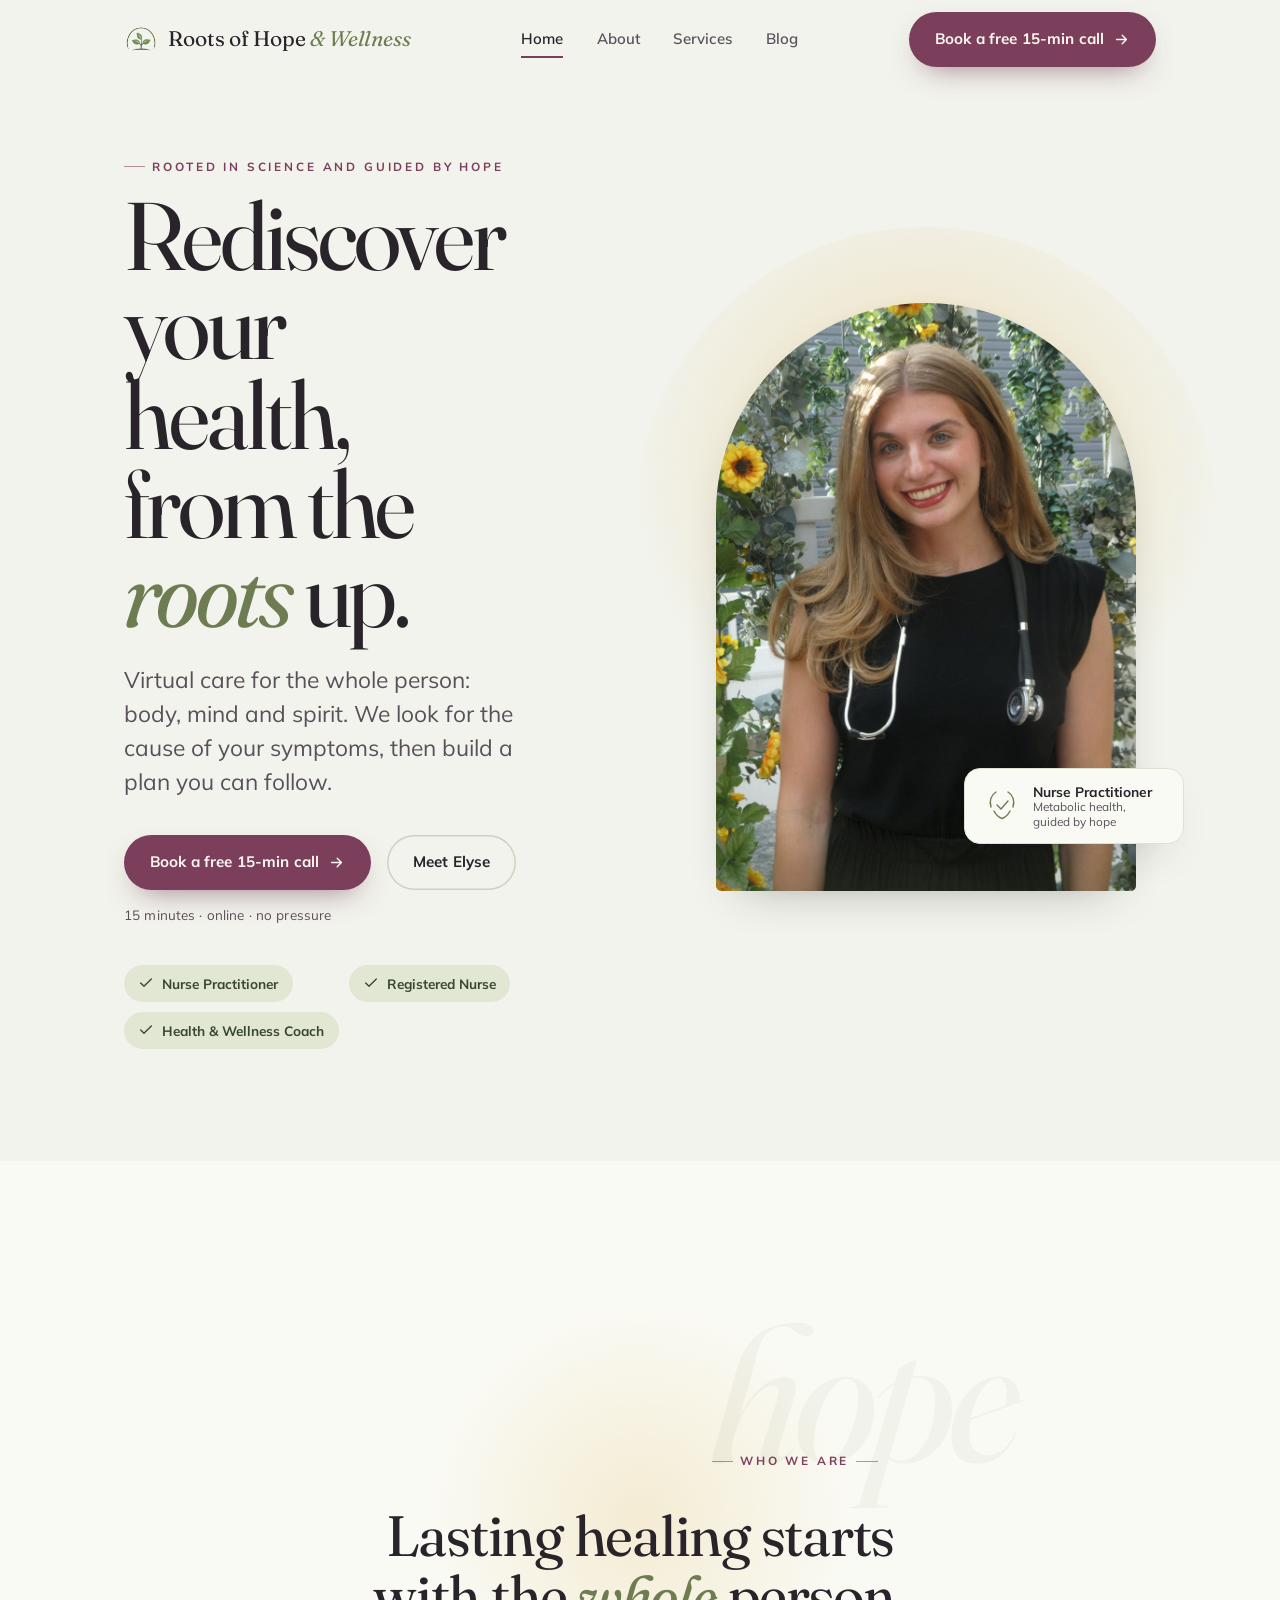
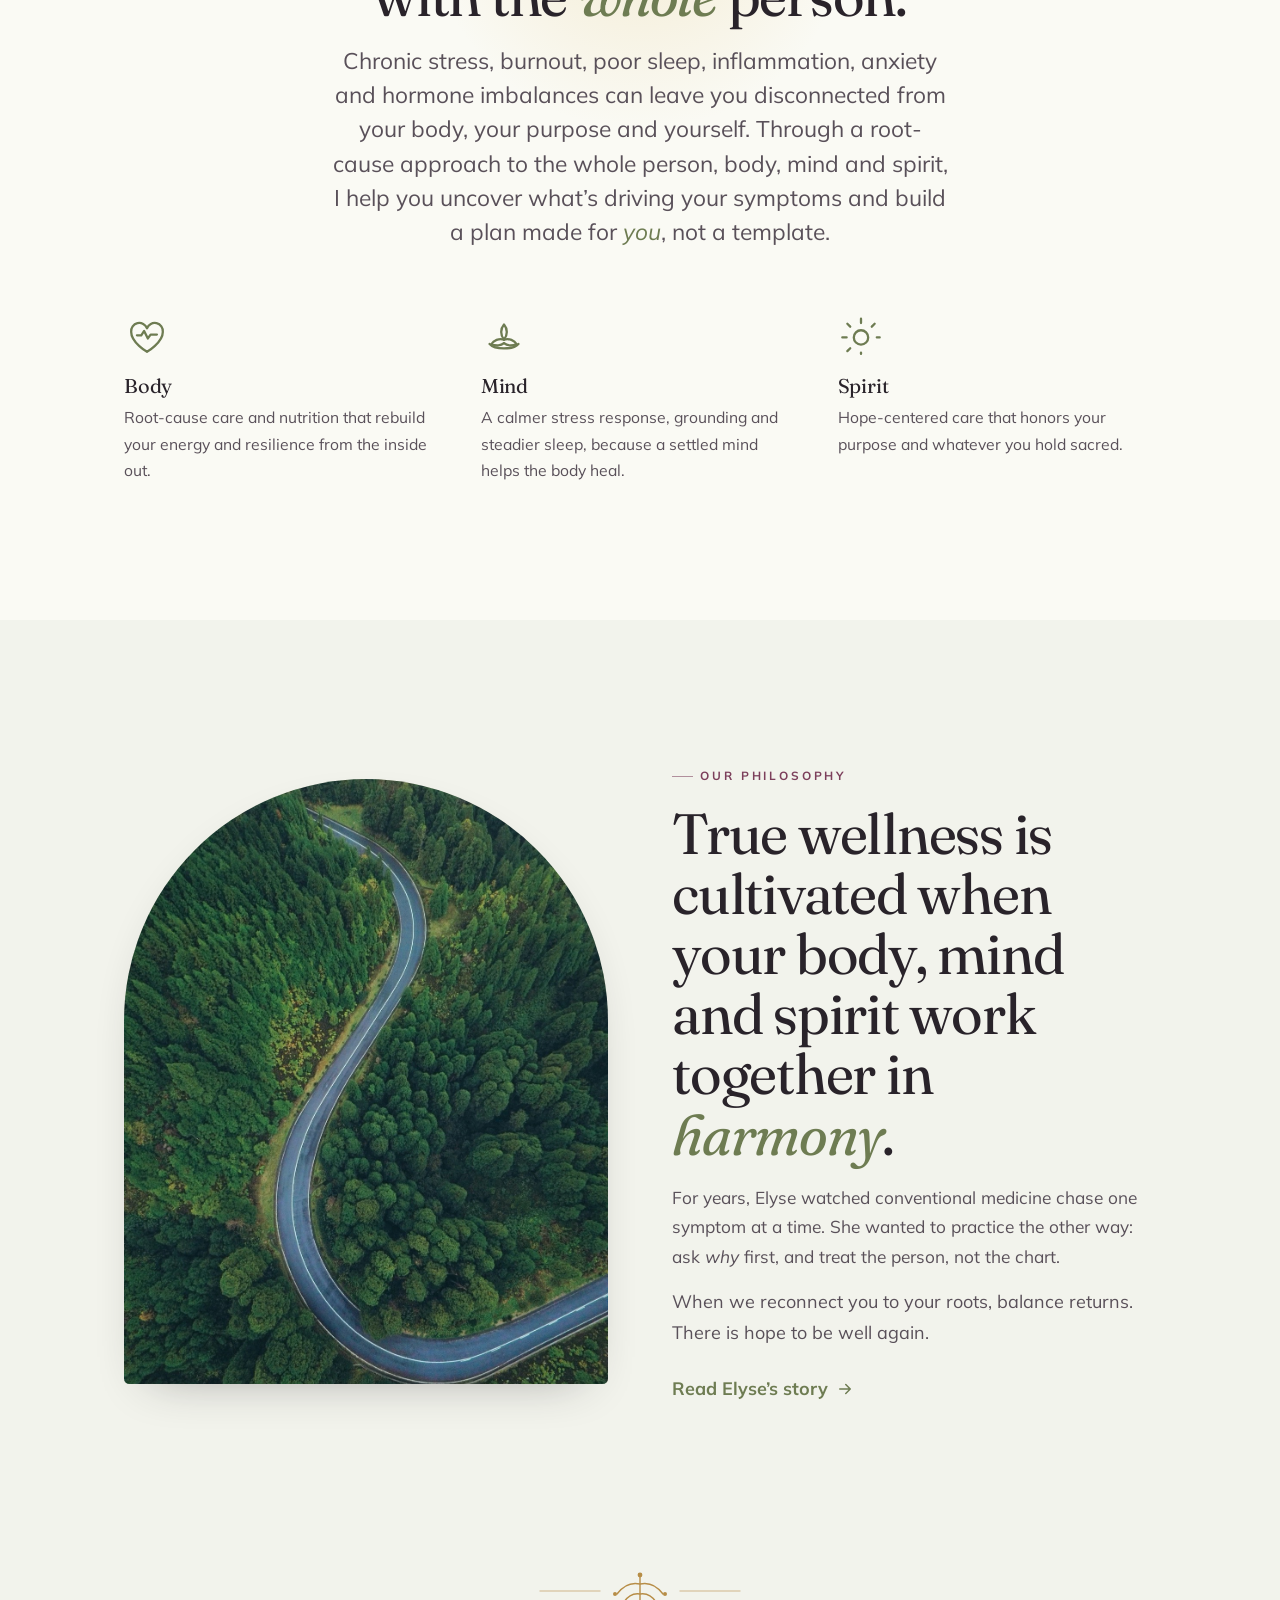
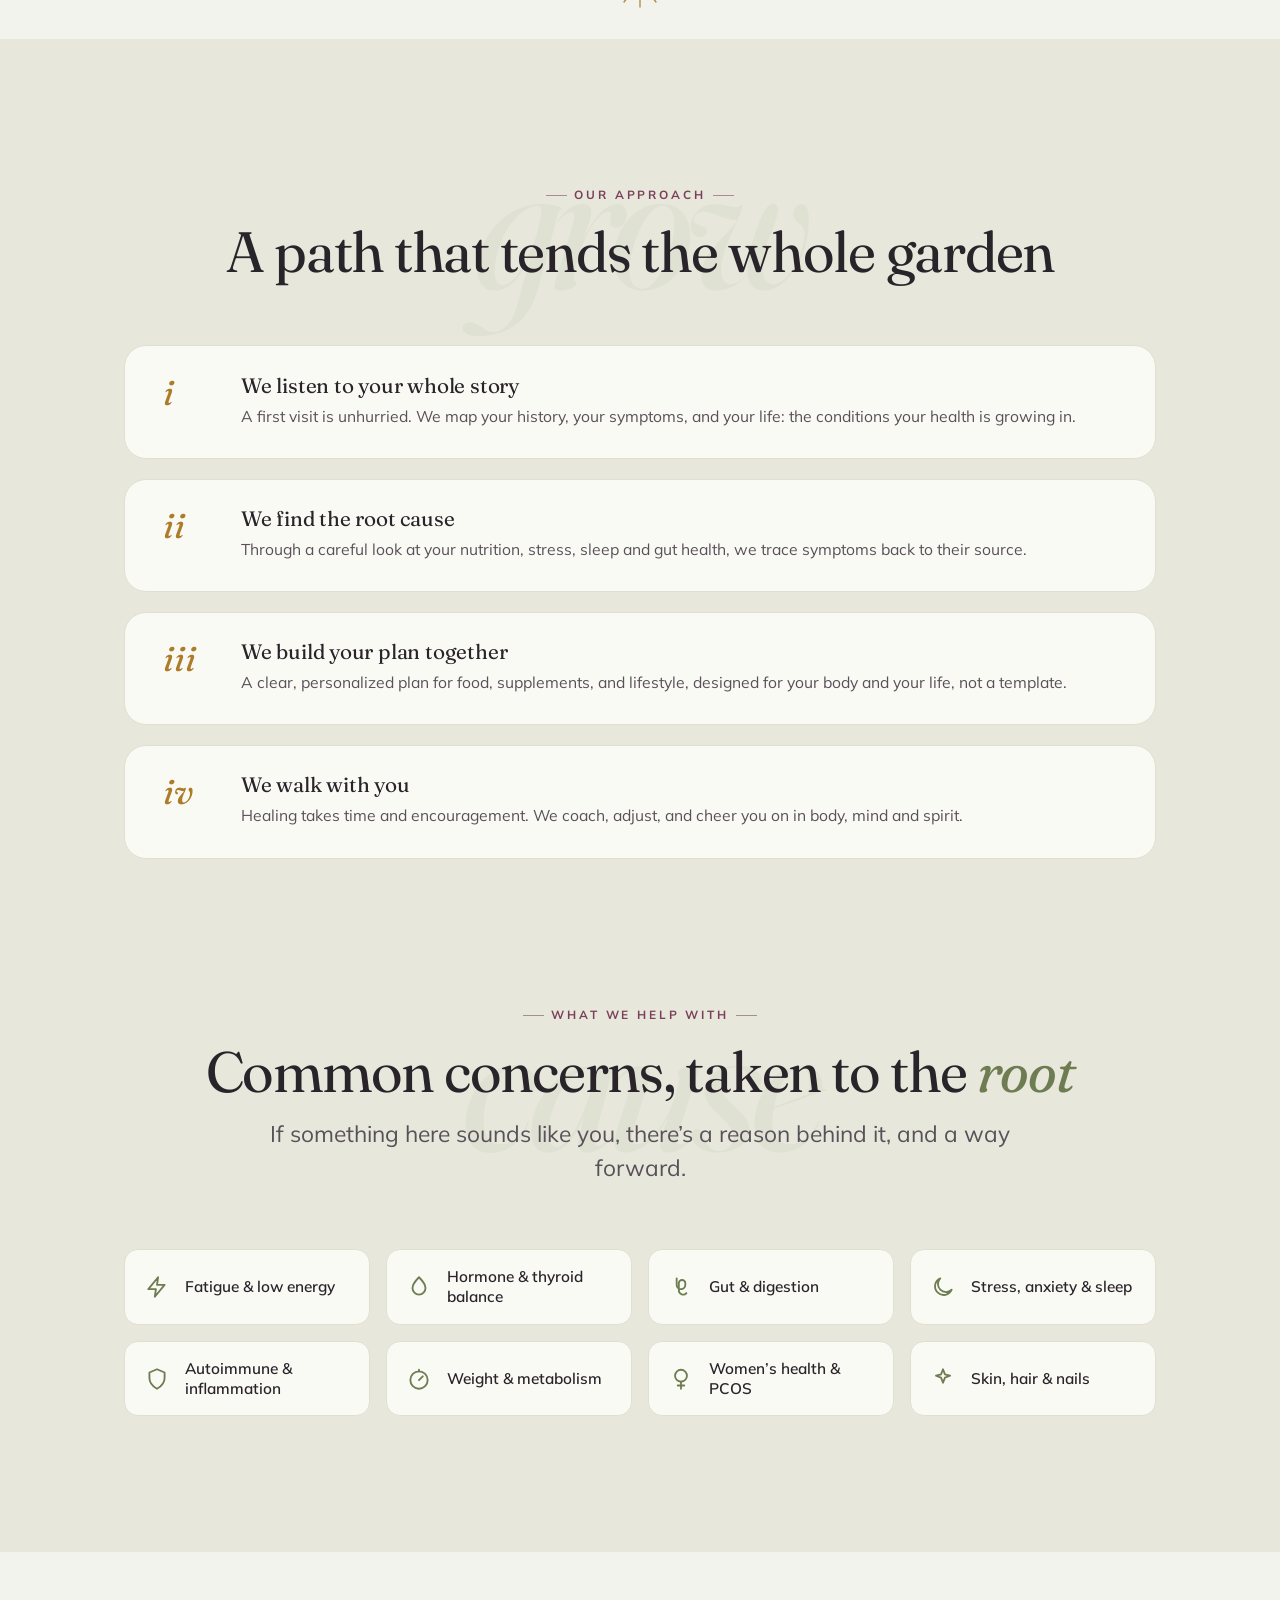
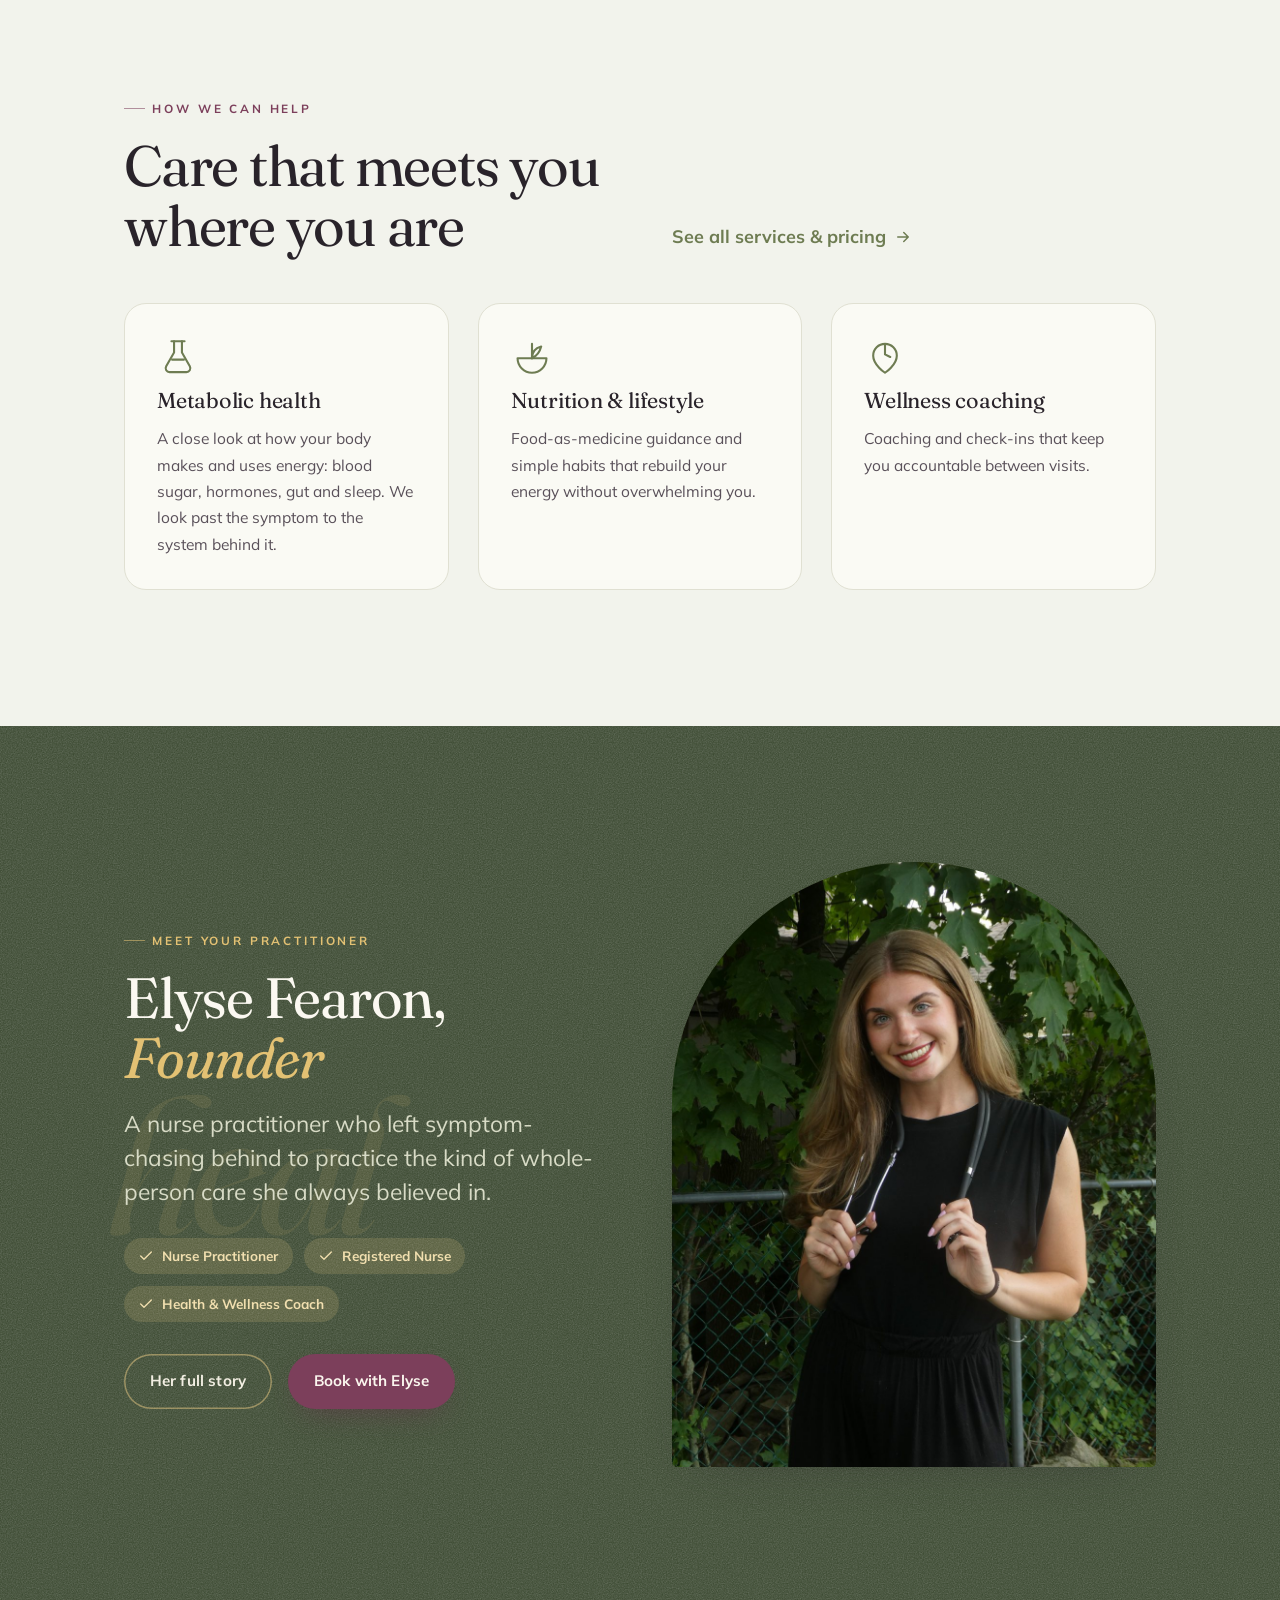
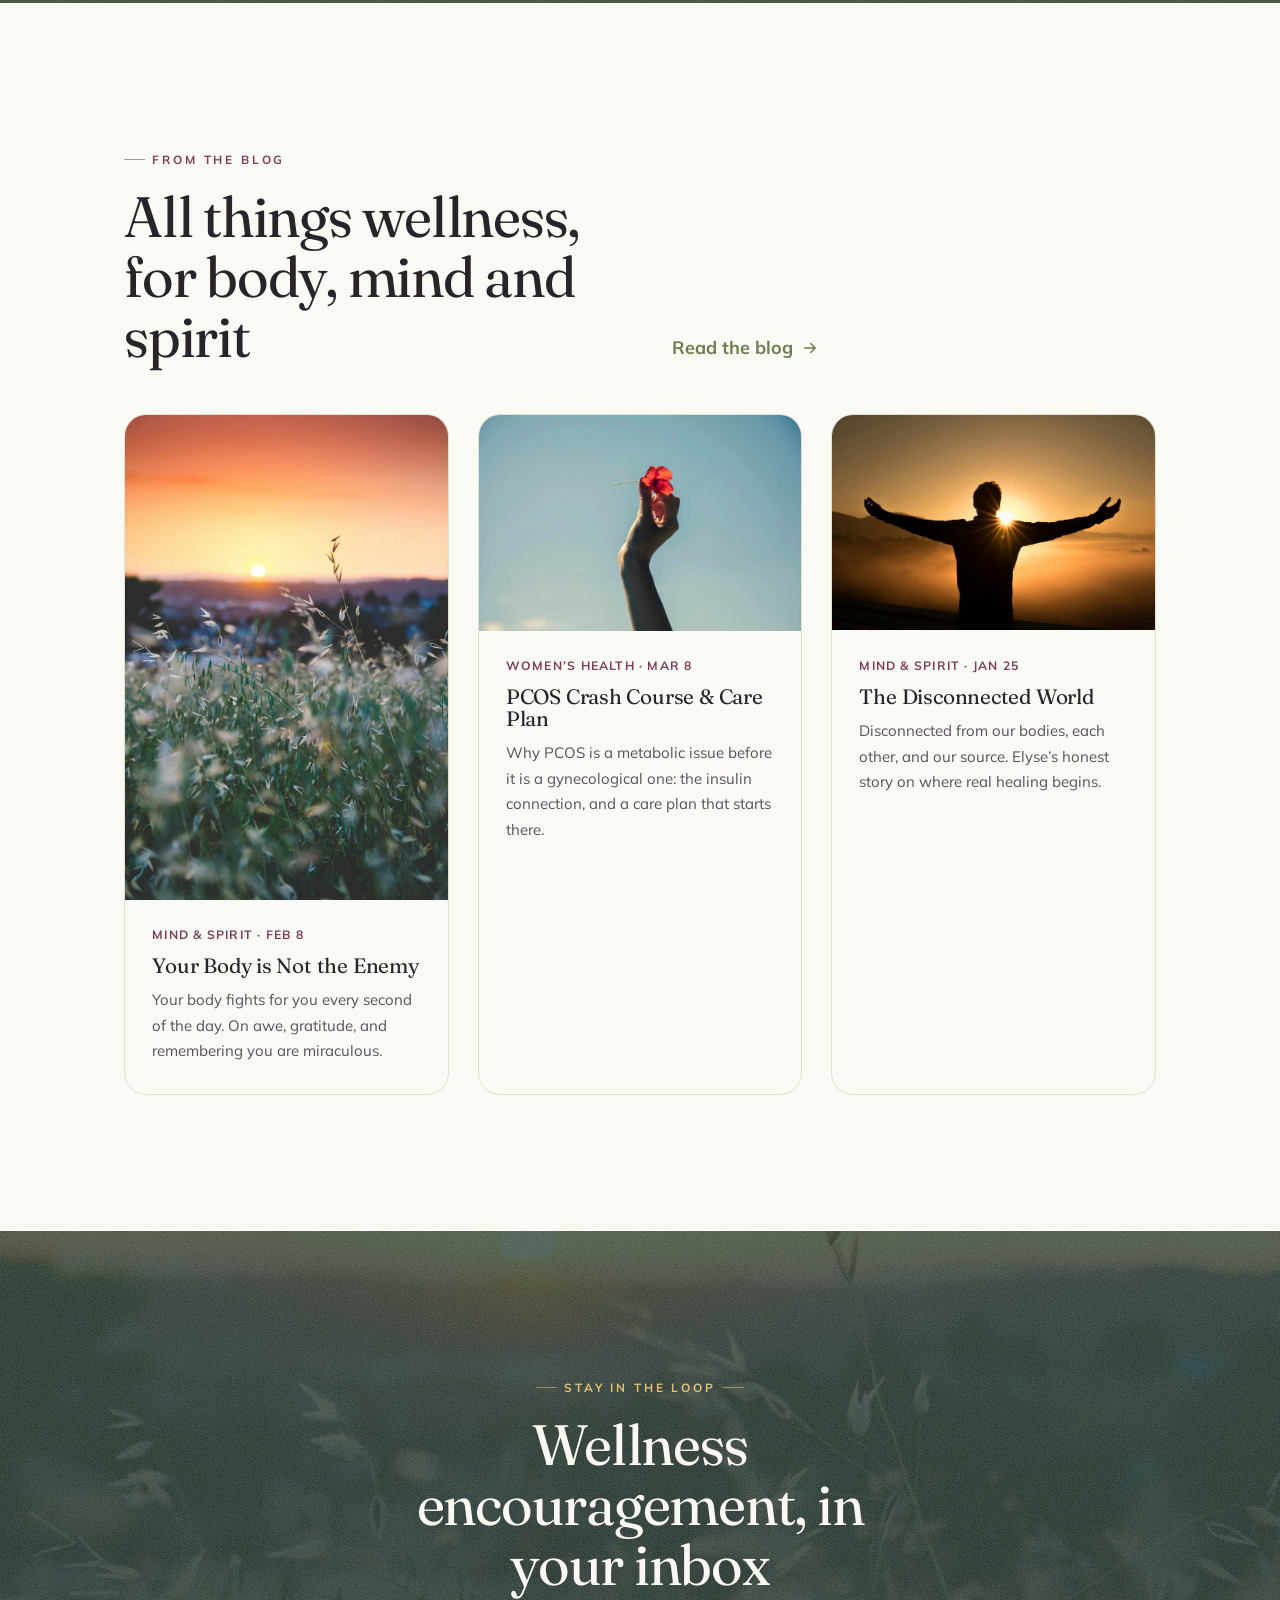
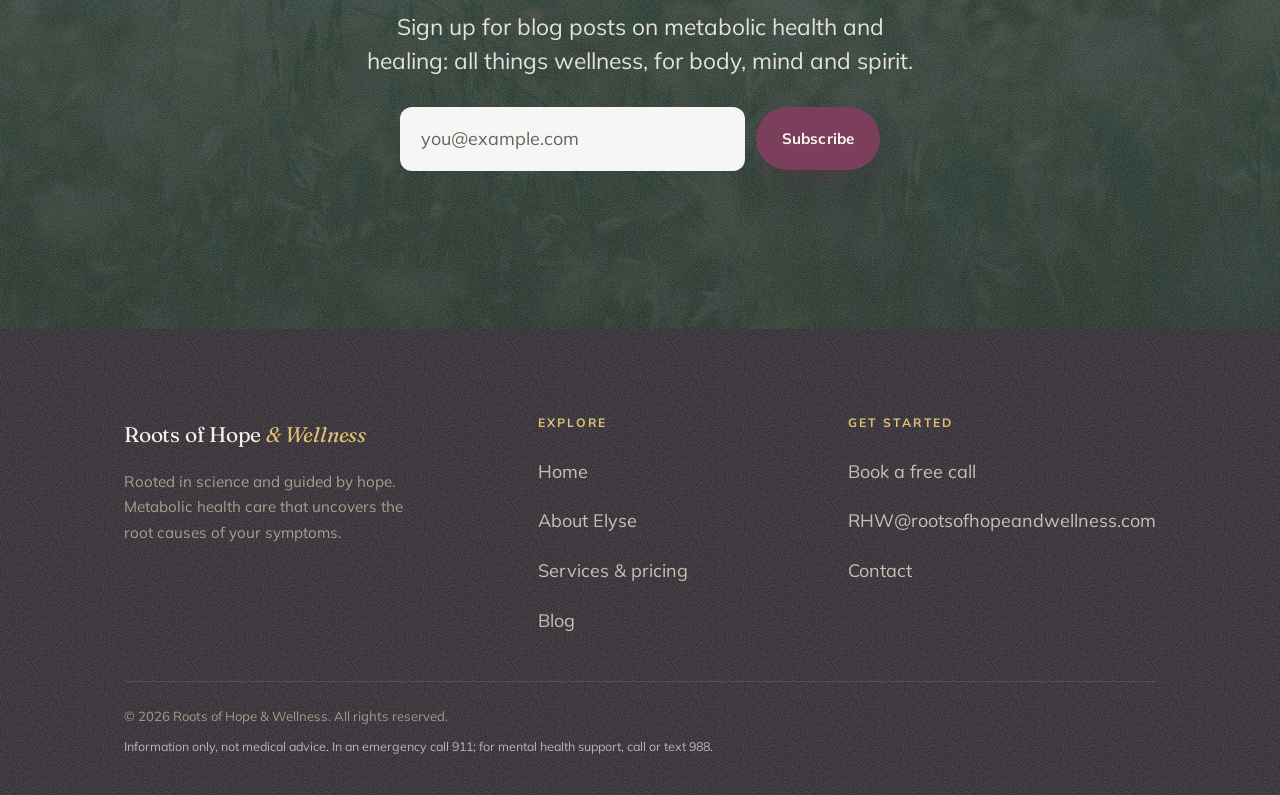
<file: index.html>
<!DOCTYPE html>
<html lang="en">
<head>
<meta charset="UTF-8">
<meta name="viewport" content="width=device-width, initial-scale=1">
<title>Roots of Hope &amp; Wellness | Metabolic health, rooted in science</title>
<meta name="description" content="Rooted in science and guided by hope. Elyse Fearon, NP, helps you uncover the root causes of your symptoms and restore your metabolic health: body, mind and spirit.">
<link rel="icon" href="assets/img/favicon.png" type="image/png">
<link rel="apple-touch-icon" href="assets/img/apple-touch-icon.png">
<meta name="theme-color" content="#38472D">
<meta property="og:type" content="website">
<meta property="og:site_name" content="Roots of Hope &amp; Wellness">
<meta property="og:title" content="Roots of Hope &amp; Wellness | Metabolic health, rooted in science">
<meta property="og:description" content="Rooted in science and guided by hope. Uncover the root causes of your symptoms and restore your metabolic health: body, mind and spirit.">
<meta name="twitter:card" content="summary_large_image">
<link rel="canonical" href="https://www.rootsofhopeandwellness.com/">
<meta property="og:url" content="https://www.rootsofhopeandwellness.com/">
<meta property="og:image" content="https://www.rootsofhopeandwellness.com/assets/img/og-image.jpg">
<meta name="twitter:image" content="https://www.rootsofhopeandwellness.com/assets/img/og-image.jpg">
<link rel="preconnect" href="https://fonts.googleapis.com">
<link rel="preconnect" href="https://fonts.gstatic.com" crossorigin>
<link href="https://fonts.googleapis.com/css2?family=Fraunces:ital,opsz,wght@0,9..144,400;0,9..144,500;1,9..144,400&family=Mulish:wght@400;600;700&display=swap" rel="stylesheet">
<link rel="stylesheet" href="assets/css/styles.css?v=14">
<script type="application/ld+json">
{
  "@context": "https://schema.org",
  "@type": "MedicalClinic",
  "name": "Roots of Hope & Wellness",
  "description": "Metabolic health care with Elyse Fearon, NP, rooted in science and guided by hope. Root-cause care for body, mind and spirit.",
  "url": "https://www.rootsofhopeandwellness.com/",
  "image": "https://www.rootsofhopeandwellness.com/assets/img/og-image.jpg",
  "email": "RHW@rootsofhopeandwellness.com",
  "medicalSpecialty": "Metabolic Health",
  "priceRange": "$$",
  "availableService": [
    { "@type": "Service", "name": "Metabolic health consultation" },
    { "@type": "Service", "name": "Nutrition & lifestyle coaching" },
    { "@type": "Service", "name": "Hormone & gut support" },
    { "@type": "Service", "name": "Wellness coaching" }
  ],
  "founder": {
    "@type": "Person",
    "name": "Elyse Fearon",
    "jobTitle": "Nurse Practitioner, Metabolic Health",
    "hasCredential": [
      { "@type": "EducationalOccupationalCredential", "credentialCategory": "Registered Nurse" },
      { "@type": "EducationalOccupationalCredential", "credentialCategory": "Nurse Practitioner" }
    ]
  }
}
</script>
</head>
<body>
<a class="skip-link" href="#main">Skip to content</a>

<header class="site-header">
  <div class="wrap nav">
    <a class="brand" href="index.html" aria-label="Roots of Hope and Wellness home">
      <img class="mark" src="assets/img/logo-mark.png" alt="" width="40" height="40">
      <span>Roots of Hope <span class="sub">&amp; Wellness</span></span>
    </a>
    <nav class="nav-links" aria-label="Primary">
      <a href="index.html" aria-current="page">Home</a>
      <a href="about.html">About</a>
      <a href="services.html">Services</a>
      <a href="blog.html">Blog</a>
    </nav>
    <div class="nav-cta">
      <a class="btn btn-primary" href="booking.html">Book a free 15-min call
        <svg class="ico" width="17" height="17" viewBox="0 0 24 24" fill="none" stroke="currentColor" stroke-width="2" stroke-linecap="round" stroke-linejoin="round" aria-hidden="true"><path d="M5 12h14M13 6l6 6-6 6"/></svg>
      </a>
      <button class="nav-toggle" aria-label="Open menu" aria-expanded="false" aria-controls="mobile-menu">
        <svg viewBox="0 0 24 24" fill="none" stroke="currentColor" stroke-width="1.8" stroke-linecap="round" aria-hidden="true"><path d="M4 7h16M4 12h16M4 17h16"/></svg>
      </button>
    </div>
  </div>
</header>

<div class="mobile-panel" id="mobile-menu" inert>
  <div class="wrap mp-head" style="padding:0">
    <span class="brand"><span>Roots of Hope <span class="sub">&amp; Wellness</span></span></span>
    <button class="nav-toggle" data-close aria-label="Close menu" aria-controls="mobile-menu">
      <svg viewBox="0 0 24 24" fill="none" stroke="currentColor" stroke-width="1.8" stroke-linecap="round" aria-hidden="true"><path d="M6 6l12 12M18 6 6 18"/></svg>
    </button>
  </div>
  <nav aria-label="Site menu">
    <a href="index.html">Home</a>
    <a href="about.html">About</a>
    <a href="services.html">Services</a>
    <a href="blog.html">Blog</a>
  </nav>
  <a class="btn btn-primary" href="booking.html">Book a free 15-min call</a>
</div>

<main id="main">

  <!-- ===================== HERO: arch of light ===================== -->
  <section class="hero">
    <div class="wrap hero-grid">
      <div class="hero-copy">
        <span class="eyebrow reveal">Rooted in science and guided by hope</span>
        <h1 class="h-display reveal reveal-d1">Rediscover your health, from the <span class="em">roots</span> up.</h1>
        <p class="lede reveal reveal-d2">Virtual care for the whole person: body, mind and spirit. We look for the cause of your symptoms, then build a plan you can follow.</p>
        <div class="hero-cta reveal reveal-d3">
          <a class="btn btn-primary" href="booking.html">Book a free 15-min call
            <svg class="ico" width="17" height="17" viewBox="0 0 24 24" fill="none" stroke="currentColor" stroke-width="2" stroke-linecap="round" stroke-linejoin="round" aria-hidden="true"><path d="M5 12h14M13 6l6 6-6 6"/></svg>
          </a>
          <a class="btn btn-ghost" href="about.html">Meet Elyse</a>
        </div>
        <p class="cta-note reveal reveal-d3">15 minutes · online · no pressure</p>
        <ul class="creds reveal reveal-d3" style="margin-top:2.4rem">
          <li class="cred"><svg viewBox="0 0 24 24" fill="none" stroke="currentColor" stroke-width="2" stroke-linecap="round" stroke-linejoin="round"><path d="M20 6 9 17l-5-5"/></svg>Nurse Practitioner</li>
          <li class="cred"><svg viewBox="0 0 24 24" fill="none" stroke="currentColor" stroke-width="2" stroke-linecap="round" stroke-linejoin="round"><path d="M20 6 9 17l-5-5"/></svg>Registered Nurse</li>
          <li class="cred"><svg viewBox="0 0 24 24" fill="none" stroke="currentColor" stroke-width="2" stroke-linecap="round" stroke-linejoin="round"><path d="M20 6 9 17l-5-5"/></svg>Health &amp; Wellness Coach</li>
        </ul>
      </div>

      <div class="arch-stage reveal reveal-d2">
        <div class="arch-glow" aria-hidden="true"></div>
        <div class="arch">
          <img class="arch-photo" src="assets/img/elyse-hero.jpg" alt="Elyse Fearon, founder of Roots of Hope &amp; Wellness, smiling outdoors with a stethoscope around her neck" width="900" height="1260">
        </div>
        <div class="arch-badge reveal reveal-d3">
          <svg class="seal" viewBox="0 0 40 40" fill="none" stroke="currentColor" stroke-width="1.4" stroke-linecap="round" stroke-linejoin="round" aria-hidden="true">
            <path d="M14 6c-5 3-7 9-5 15M26 6c5 3 7 9 5 15M12 25c2 4 5 6.5 8 7.5M28 25c-2 4-5 6.5-8 7.5"/>
            <path d="M15 19l4 4 7-8"/>
          </svg>
          <div>
            <b>Nurse Practitioner</b>
            <span>Metabolic health, guided by hope</span>
          </div>
        </div>
      </div>
    </div>
  </section>

  <!-- ===================== INTRO + PILLARS ===================== -->
  <section class="section bg-bone2">
    <div class="wrap">
      <div class="center measure section-head aura" style="margin-inline:auto">
        <span class="ghost-word" aria-hidden="true">hope</span>
        <span class="eyebrow center reveal">Who we are</span>
        <h2 class="reveal reveal-d1">Lasting healing starts with the <span class="em">whole</span> person.</h2>
        <p class="lede reveal reveal-d2" style="margin-top:1.2rem">Chronic stress, burnout, poor sleep, inflammation, anxiety and hormone imbalances can leave you disconnected from your body, your purpose and yourself. Through a root-cause approach to the whole person, body, mind and spirit, I help you uncover what’s driving your symptoms and build a plan made for <span class="em">you</span>, not a template.</p>
      </div>
      <div class="pillars">
        <article class="pillar reveal">
          <svg class="ic" viewBox="0 0 32 32" fill="none" stroke="currentColor" stroke-width="1.6" stroke-linecap="round" stroke-linejoin="round" aria-hidden="true"><path d="M16 27S5 20.5 5 13.2A5.7 5.7 0 0 1 16 10.6a5.7 5.7 0 0 1 11 2.6C27 20.5 16 27 16 27Z"/><path d="M9 15.5h3l2-3 2.6 5.2 1.9-2.7h4.4"/></svg>
          <h3>Body</h3>
          <p>Root-cause care and nutrition that rebuild your energy and resilience from the inside out.</p>
        </article>
        <article class="pillar reveal reveal-d1">
          <svg class="ic" viewBox="0 0 32 32" fill="none" stroke="currentColor" stroke-width="1.6" stroke-linecap="round" stroke-linejoin="round" aria-hidden="true"><path d="M16 8c2.6 3 2.6 7.5 0 10.5-2.6-3-2.6-7.5 0-10.5Z"/><path d="M16 18.5c-3.6-1-7.2.5-8.7 3.1 3 1.6 6.6 1.2 8.7-.6"/><path d="M16 18.5c3.6-1 7.2.5 8.7 3.1-3 1.6-6.6 1.2-8.7-.6"/><path d="M6 21.5c3.6 4.2 16.4 4.2 20 0"/></svg>
          <h3>Mind</h3>
          <p>A calmer stress response, grounding and steadier sleep, because a settled mind helps the body heal.</p>
        </article>
        <article class="pillar reveal reveal-d2">
          <svg class="ic" viewBox="0 0 32 32" fill="none" stroke="currentColor" stroke-width="1.6" stroke-linecap="round" stroke-linejoin="round" aria-hidden="true"><circle cx="16" cy="17" r="5"/><path d="M16 4v3M16 27.5v1M6 17H3M29 17h-2M8.5 9.5 6.5 7.5M23.5 9.5l2-2M8.5 24.5l-2 2"/></svg>
          <h3>Spirit</h3>
          <p>Hope-centered care that honors your purpose and whatever you hold sacred.</p>
        </article>
      </div>
    </div>
  </section>

  <!-- ===================== PHILOSOPHY SPLIT ===================== -->
  <section class="section">
    <div class="wrap split">
      <div class="split-media reveal">
        <figure class="framed arch-top">
          <img class="framed-photo" src="assets/img/nature-1.jpg" alt="An aerial view of a quiet road winding through a deep green forest" width="1125" height="1500" loading="lazy">
        </figure>
      </div>
      <div class="split-copy reveal reveal-d1">
        <span class="eyebrow">Our philosophy</span>
        <h2>True wellness is cultivated when your body, mind and spirit work together in <span class="em">harmony</span>.</h2>
        <p class="muted" style="margin-top:1.2rem;font-size:1.08rem">For years, Elyse watched conventional medicine chase one symptom at a time. She wanted to practice the other way: ask <em>why</em> first, and treat the person, not the chart.</p>
        <p class="muted" style="margin-top:1rem">When we reconnect you to your roots, balance returns. There is hope to be well again.</p>
        <a class="link-arrow" href="about.html" style="margin-top:1.6rem">Read Elyse’s story
          <svg width="18" height="18" viewBox="0 0 24 24" fill="none" stroke="currentColor" stroke-width="2" stroke-linecap="round" stroke-linejoin="round" aria-hidden="true"><path d="M5 12h14M13 6l6 6-6 6"/></svg>
        </a>
      </div>
    </div>
  </section>

  <!-- botanical divider -->
  <div class="wrap ornament reveal" aria-hidden="true">
    <svg viewBox="0 0 280 44" fill="none" stroke="currentColor" stroke-width="1.4" stroke-linecap="round" stroke-linejoin="round">
      <path d="M40 22h60M180 22h60" opacity=".4"/>
      <path d="M140 6v32"/>
      <path d="M140 15c-9-2-17 2-23 10M140 15c9-2 17 2 23 10"/>
      <path d="M140 25c-6-1-12 2-16 8M140 25c6-1 12 2 16 8"/>
      <circle cx="115" cy="25" r="2" fill="currentColor" stroke="none"/>
      <circle cx="165" cy="25" r="2" fill="currentColor" stroke="none"/>
      <circle cx="140" cy="6" r="2.4" fill="currentColor" stroke="none"/>
    </svg>
  </div>

  <!-- ===================== APPROACH STEPS ===================== -->
  <section class="section bg-sand">
    <div class="wrap">
      <div class="center section-head">
        <span class="ghost-word" aria-hidden="true">grow</span>
        <span class="eyebrow center reveal">Our approach</span>
        <h2 class="reveal reveal-d1">A path that tends the whole garden</h2>
      </div>
      <div class="steps">
        <article class="step reveal">
          <span class="num">i</span>
          <div><h3>We listen to your whole story</h3><p>A first visit is unhurried. We map your history, your symptoms, and your life: the conditions your health is growing in.</p></div>
        </article>
        <article class="step reveal reveal-d1">
          <span class="num">ii</span>
          <div><h3>We find the root cause</h3><p>Through a careful look at your nutrition, stress, sleep and gut health, we trace symptoms back to their source.</p></div>
        </article>
        <article class="step reveal reveal-d2">
          <span class="num">iii</span>
          <div><h3>We build your plan together</h3><p>A clear, personalized plan for food, supplements, and lifestyle, designed for your body and your life, not a template.</p></div>
        </article>
        <article class="step reveal reveal-d3">
          <span class="num">iv</span>
          <div><h3>We walk with you</h3><p>Healing takes time and encouragement. We coach, adjust, and cheer you on in body, mind and spirit.</p></div>
        </article>
      </div>
    </div>
  </section>

  <!-- ===================== WHAT WE HELP WITH ===================== -->
  <section class="section bg-sand">
    <div class="wrap">
      <div class="center section-head">
        <span class="ghost-word" aria-hidden="true">cause</span>
        <span class="eyebrow center reveal">What we help with</span>
        <h2 class="reveal reveal-d1">Common concerns, taken to the <span class="em">root</span></h2>
        <p class="lede reveal reveal-d2 measure" style="margin-inline:auto;margin-top:1rem">If something here sounds like you, there’s a reason behind it, and a way forward.</p>
      </div>
      <div class="concerns reveal">
        <div class="concern"><svg viewBox="0 0 24 24" fill="none" stroke="currentColor" stroke-width="1.7" stroke-linecap="round" stroke-linejoin="round" aria-hidden="true"><path d="M13 3 4 14h7l-1 7 9-11h-7l1-7Z"/></svg><span>Fatigue &amp; low energy</span></div>
        <div class="concern"><svg viewBox="0 0 24 24" fill="none" stroke="currentColor" stroke-width="1.7" stroke-linecap="round" stroke-linejoin="round" aria-hidden="true"><path d="M12 3s6 6 6 10a6 6 0 0 1-12 0c0-4 6-10 6-10Z"/></svg><span>Hormone &amp; thyroid balance</span></div>
        <div class="concern"><svg viewBox="0 0 24 24" fill="none" stroke="currentColor" stroke-width="1.7" stroke-linecap="round" stroke-linejoin="round" aria-hidden="true"><path d="M8 4v6a4 4 0 0 0 8 0V8.5a3 3 0 0 0-6 0V15a4 4 0 0 0 7 2.6"/></svg><span>Gut &amp; digestion</span></div>
        <div class="concern"><svg viewBox="0 0 24 24" fill="none" stroke="currentColor" stroke-width="1.7" stroke-linecap="round" stroke-linejoin="round" aria-hidden="true"><path d="M20 14.5A8 8 0 1 1 9.5 4a6.5 6.5 0 0 0 10.5 10.5Z"/></svg><span>Stress, anxiety &amp; sleep</span></div>
        <div class="concern"><svg viewBox="0 0 24 24" fill="none" stroke="currentColor" stroke-width="1.7" stroke-linecap="round" stroke-linejoin="round" aria-hidden="true"><path d="M12 3l7 3v5c0 5-3.5 8-7 10-3.5-2-7-5-7-10V6l7-3Z"/></svg><span>Autoimmune &amp; inflammation</span></div>
        <div class="concern"><svg viewBox="0 0 24 24" fill="none" stroke="currentColor" stroke-width="1.7" stroke-linecap="round" stroke-linejoin="round" aria-hidden="true"><circle cx="12" cy="13" r="8"/><path d="M12 13l3.5-3.5M12 5V3.5"/></svg><span>Weight &amp; metabolism</span></div>
        <div class="concern"><svg viewBox="0 0 24 24" fill="none" stroke="currentColor" stroke-width="1.7" stroke-linecap="round" stroke-linejoin="round" aria-hidden="true"><circle cx="12" cy="9" r="5.5"/><path d="M12 14.5V21M9 18h6"/></svg><span>Women’s health &amp; PCOS</span></div>
        <div class="concern"><svg viewBox="0 0 24 24" fill="none" stroke="currentColor" stroke-width="1.7" stroke-linecap="round" stroke-linejoin="round" aria-hidden="true"><path d="M12 3l1.8 4.7L18.5 9l-4.7 1.8L12 15.5l-1.8-4.7L5.5 9l4.7-1.3L12 3Z"/></svg><span>Skin, hair &amp; nails</span></div>
      </div>
    </div>
  </section>

  <!-- ===================== SERVICES TEASER ===================== -->
  <section class="section">
    <div class="wrap">
      <div class="split" style="align-items:end;margin-bottom:clamp(2rem,4vw,3rem)">
        <div class="reveal">
          <span class="eyebrow">How we can help</span>
          <h2>Care that meets you where you are</h2>
        </div>
        <div class="reveal reveal-d1">
          <a class="link-arrow" href="services.html">See all services &amp; pricing
            <svg width="18" height="18" viewBox="0 0 24 24" fill="none" stroke="currentColor" stroke-width="2" stroke-linecap="round" stroke-linejoin="round" aria-hidden="true"><path d="M5 12h14M13 6l6 6-6 6"/></svg>
          </a>
        </div>
      </div>
      <div class="card-grid">
        <article class="card reveal">
          <svg class="ic" viewBox="0 0 32 32" fill="none" stroke="currentColor" stroke-width="1.6" stroke-linecap="round" stroke-linejoin="round" aria-hidden="true"><path d="M13 4v8.5L7 23a3 3 0 0 0 2.7 4.5h12.6A3 3 0 0 0 25 23l-6-10.5V4"/><path d="M11 4h10M11.5 18h9"/></svg>
          <h3>Metabolic health</h3>
          <p>A close look at how your body makes and uses energy: blood sugar, hormones, gut and sleep. We look past the symptom to the system behind it.</p>
        </article>
        <article class="card reveal reveal-d1">
          <svg class="ic" viewBox="0 0 32 32" fill="none" stroke="currentColor" stroke-width="1.6" stroke-linecap="round" stroke-linejoin="round" aria-hidden="true"><path d="M5 17a11 11 0 0 0 22 0Z"/><path d="M16 17c0-5 3-8 7-9-1 4-3 7-7 9Z"/><path d="M16 6v11"/></svg>
          <h3>Nutrition &amp; lifestyle</h3>
          <p>Food-as-medicine guidance and simple habits that rebuild your energy without overwhelming you.</p>
        </article>
        <article class="card reveal reveal-d2">
          <svg class="ic" viewBox="0 0 32 32" fill="none" stroke="currentColor" stroke-width="1.6" stroke-linecap="round" stroke-linejoin="round" aria-hidden="true"><path d="M16 28s-9-6-9-13a9 9 0 0 1 18 0c0 7-9 13-9 13Z"/><path d="M16 7v7l4 2"/></svg>
          <h3>Wellness coaching</h3>
          <p>Coaching and check-ins that keep you accountable between visits.</p>
        </article>
      </div>
    </div>
  </section>

  <!-- ===================== MEET ELYSE (deep sage) ===================== -->
  <section class="section bg-sage">
    <div class="wrap split">
      <div class="split-copy reveal section-head left" style="margin-bottom:0">
        <span class="ghost-word" aria-hidden="true">heal</span>
        <span class="eyebrow">Meet your practitioner</span>
        <h2>Elyse Fearon, <span class="em" style="color:var(--c-gold-soft)">Founder</span></h2>
        <p class="lede" style="margin-top:1.2rem">A nurse practitioner who left symptom-chasing behind to practice the kind of whole-person care she always believed in.</p>
        <ul class="creds" style="margin-top:1.8rem">
          <li class="cred"><svg viewBox="0 0 24 24" fill="none" stroke="currentColor" stroke-width="2" stroke-linecap="round" stroke-linejoin="round"><path d="M20 6 9 17l-5-5"/></svg>Nurse Practitioner</li>
          <li class="cred"><svg viewBox="0 0 24 24" fill="none" stroke="currentColor" stroke-width="2" stroke-linecap="round" stroke-linejoin="round"><path d="M20 6 9 17l-5-5"/></svg>Registered Nurse</li>
          <li class="cred"><svg viewBox="0 0 24 24" fill="none" stroke="currentColor" stroke-width="2" stroke-linecap="round" stroke-linejoin="round"><path d="M20 6 9 17l-5-5"/></svg>Health &amp; Wellness Coach</li>
        </ul>
        <div style="margin-top:2rem;display:flex;gap:1rem;flex-wrap:wrap">
          <a class="btn btn-ghost" href="about.html">Her full story</a>
          <a class="btn btn-primary" href="booking.html">Book with Elyse</a>
        </div>
      </div>
      <div class="split-media reveal reveal-d1">
        <figure class="framed arch-top" style="background:#4A5639">
          <img class="framed-photo" src="assets/img/elyse-meet.jpg" alt="Elyse Fearon smiling outdoors, holding her stethoscope" width="1000" height="1250" loading="lazy">
        </figure>
      </div>
    </div>
  </section>

  <!-- ===================== BLOG TEASERS ===================== -->
  <section class="section bg-bone2">
    <div class="wrap">
      <div class="split" style="align-items:end;margin-bottom:clamp(2rem,4vw,3rem)">
        <div class="reveal">
          <span class="eyebrow">From the blog</span>
          <h2>All things wellness, for body, mind and spirit</h2>
        </div>
        <div class="reveal reveal-d1"><a class="link-arrow" href="blog.html">Read the blog
          <svg width="18" height="18" viewBox="0 0 24 24" fill="none" stroke="currentColor" stroke-width="2" stroke-linecap="round" stroke-linejoin="round" aria-hidden="true"><path d="M5 12h14M13 6l6 6-6 6"/></svg></a></div>
      </div>
      <div class="card-grid">
        <a class="post-card reveal" href="blog-post.html">
          <div class="post-thumb"><img src="assets/img/nature-4.jpg" alt="Tall grasses glowing in warm sunrise light" width="400" height="250" loading="lazy" style="object-position:center 60%"></div>
          <div class="post-body"><span class="post-meta">Mind &amp; spirit · Feb 8</span><h3>Your Body is Not the Enemy</h3><p>Your body fights for you every second of the day. On awe, gratitude, and remembering you are miraculous.</p></div>
        </a>
        <a class="post-card reveal reveal-d1" href="blog-pcos.html">
          <div class="post-thumb"><img src="assets/img/poppy.jpg" alt="A hand reaching skyward holding a red poppy" width="400" height="250" loading="lazy" style="object-position:center 40%"></div>
          <div class="post-body"><span class="post-meta">Women’s health · Mar 8</span><h3>PCOS Crash Course &amp; Care Plan</h3><p>Why PCOS is a metabolic issue before it is a gynecological one: the insulin connection, and a care plan that starts there.</p></div>
        </a>
        <a class="post-card reveal reveal-d2" href="blog-disconnected.html">
          <div class="post-thumb"><img src="assets/img/nature-2.jpg" alt="A person with arms raised toward a golden sunrise" width="400" height="250" loading="lazy" style="object-position:center 35%"></div>
          <div class="post-body"><span class="post-meta">Mind &amp; spirit · Jan 25</span><h3>The Disconnected World</h3><p>Disconnected from our bodies, each other, and our source. Elyse’s honest story on where real healing begins.</p></div>
        </a>
      </div>
    </div>
  </section>

  <!-- ===================== NEWSLETTER CTA ===================== -->
  <section class="section bg-photo cta-band" style="background-image:url('assets/img/nature-4.jpg')">
    <div class="wrap center" style="max-width:680px">
      <span class="eyebrow center reveal">Stay in the loop</span>
      <h2 class="reveal reveal-d1">Wellness encouragement, in your inbox</h2>
      <p class="lede reveal reveal-d2" style="margin-top:1rem">Sign up for blog posts on metabolic health and healing: all things wellness, for body, mind and spirit.</p>
      <form class="reveal reveal-d3 ml-newsletter" action="https://assets.mailerlite.com/jsonp/2464415/forms/191029864451540291/subscribe" method="post" target="ml-hidden" data-success="You’re in. Check your inbox to confirm." style="margin-top:1.8rem">
        <div class="field-row center">
          <input type="email" name="fields[email]" required placeholder="you@example.com" aria-label="Email address">
          <input type="hidden" name="ml-submit" value="1">
          <input type="hidden" name="anticsrf" value="true">
          <button type="submit" class="btn btn-primary">Subscribe</button>
        </div>
        <p class="form-msg" role="status" aria-live="polite"></p>
      </form>
    </div>
  </section>

</main>

<div class="mobile-cta">
  <a class="btn btn-primary" href="booking.html">Book a free 15-min call
    <svg class="ico" width="17" height="17" viewBox="0 0 24 24" fill="none" stroke="currentColor" stroke-width="2" stroke-linecap="round" stroke-linejoin="round" aria-hidden="true"><path d="M5 12h14M13 6l6 6-6 6"/></svg>
  </a>
</div>

<footer class="site-footer">
  <div class="wrap">
    <div class="footer-top">
      <div class="footer-brand">
        <a class="brand" href="index.html"><span>Roots of Hope <span class="sub">&amp; Wellness</span></span></a>
        <p>Rooted in science and guided by hope. Metabolic health care that uncovers the root causes of your symptoms.</p>
      </div>
      <div class="footer-col">
        <h4>Explore</h4>
        <a href="index.html">Home</a>
        <a href="about.html">About Elyse</a>
        <a href="services.html">Services &amp; pricing</a>
        <a href="blog.html">Blog</a>
      </div>
      <div class="footer-col">
        <h4>Get started</h4>
        <a href="booking.html">Book a free call</a>        <a href="mailto:RHW@rootsofhopeandwellness.com">RHW@rootsofhopeandwellness.com</a>
        <a href="booking.html">Contact</a>
      </div>
    </div>
    <div class="footer-bottom">
      <span>© <span data-year>2026</span> Roots of Hope &amp; Wellness. All rights reserved.</span>
      <span class="safety">Information only, not medical advice. In an emergency call 911; for mental health support, call or text 988.</span>
    </div>
  </div>
</footer>

<iframe name="ml-hidden" title="MailerLite subscribe" style="position:absolute;width:0;height:0;border:0;left:-9999px" aria-hidden="true" tabindex="-1"></iframe>
<script src="assets/js/main.js?v=3" defer></script>
</body>
</html>
</file>
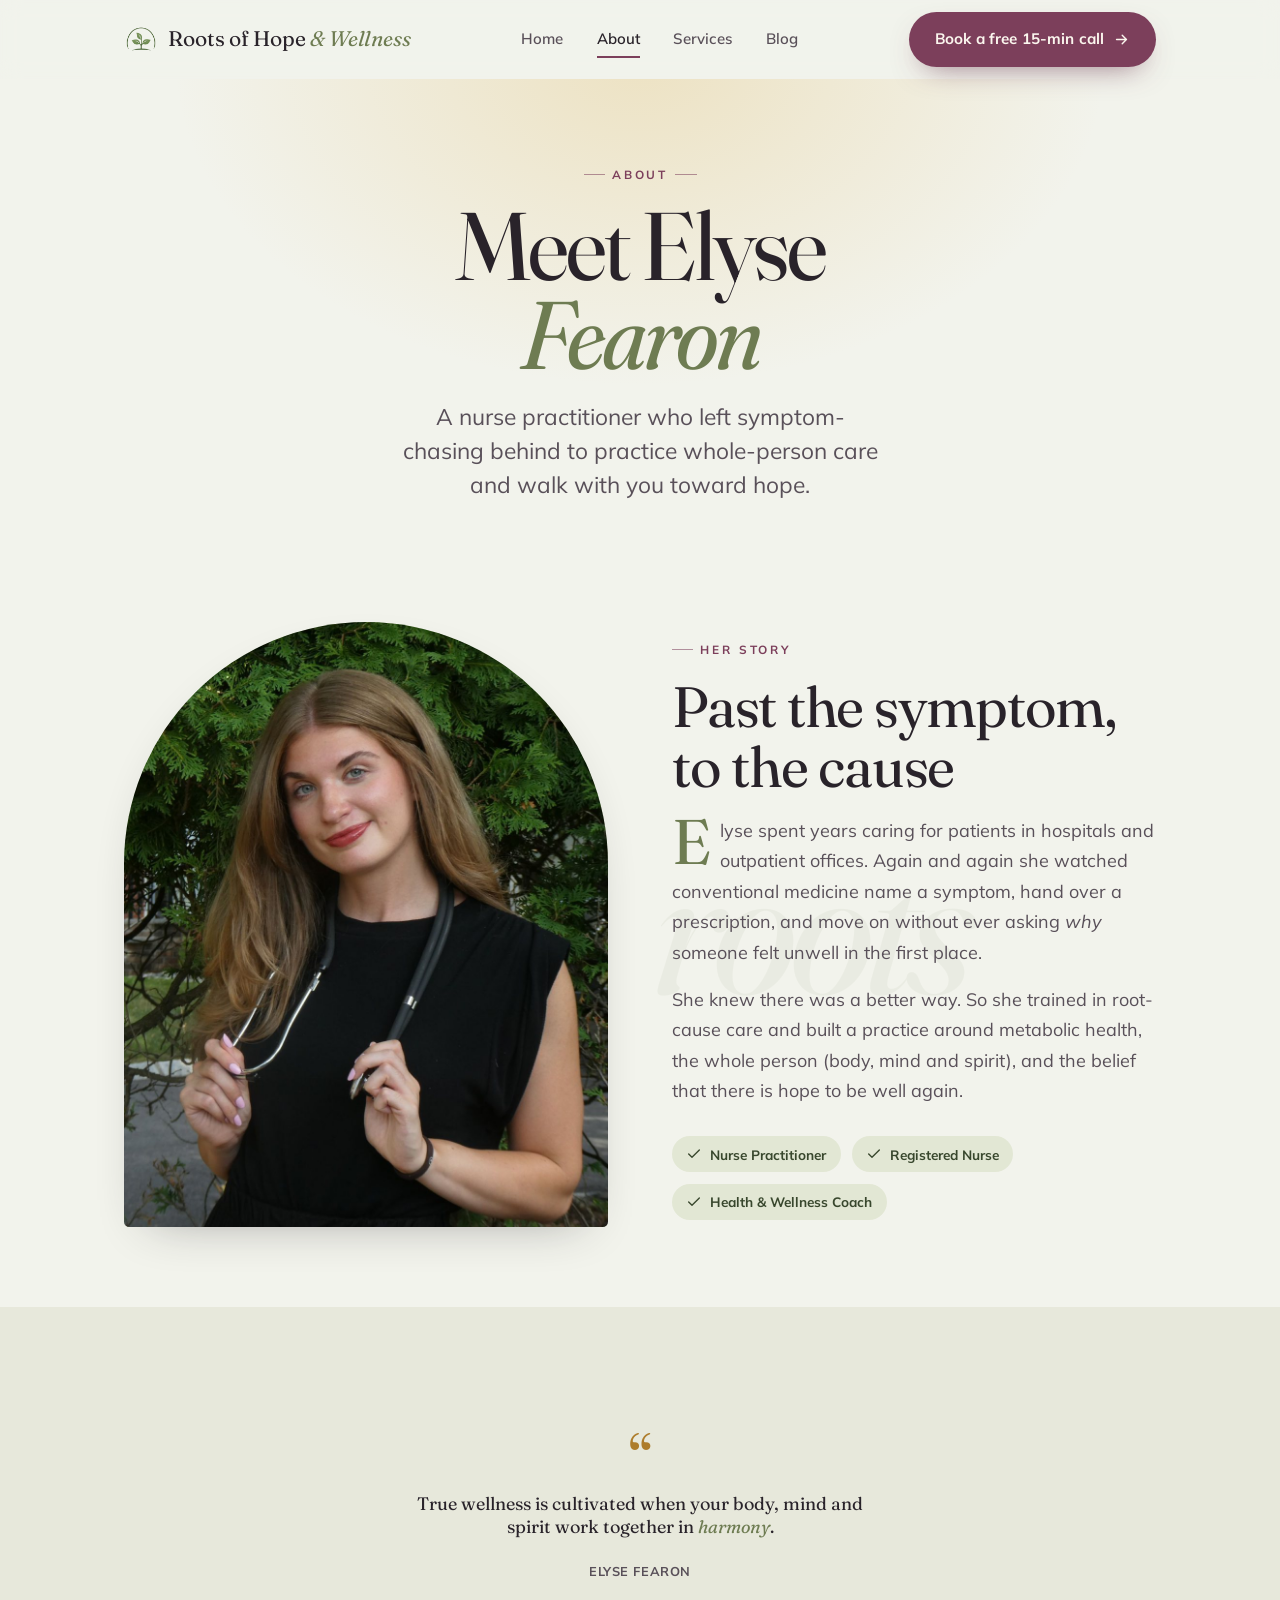
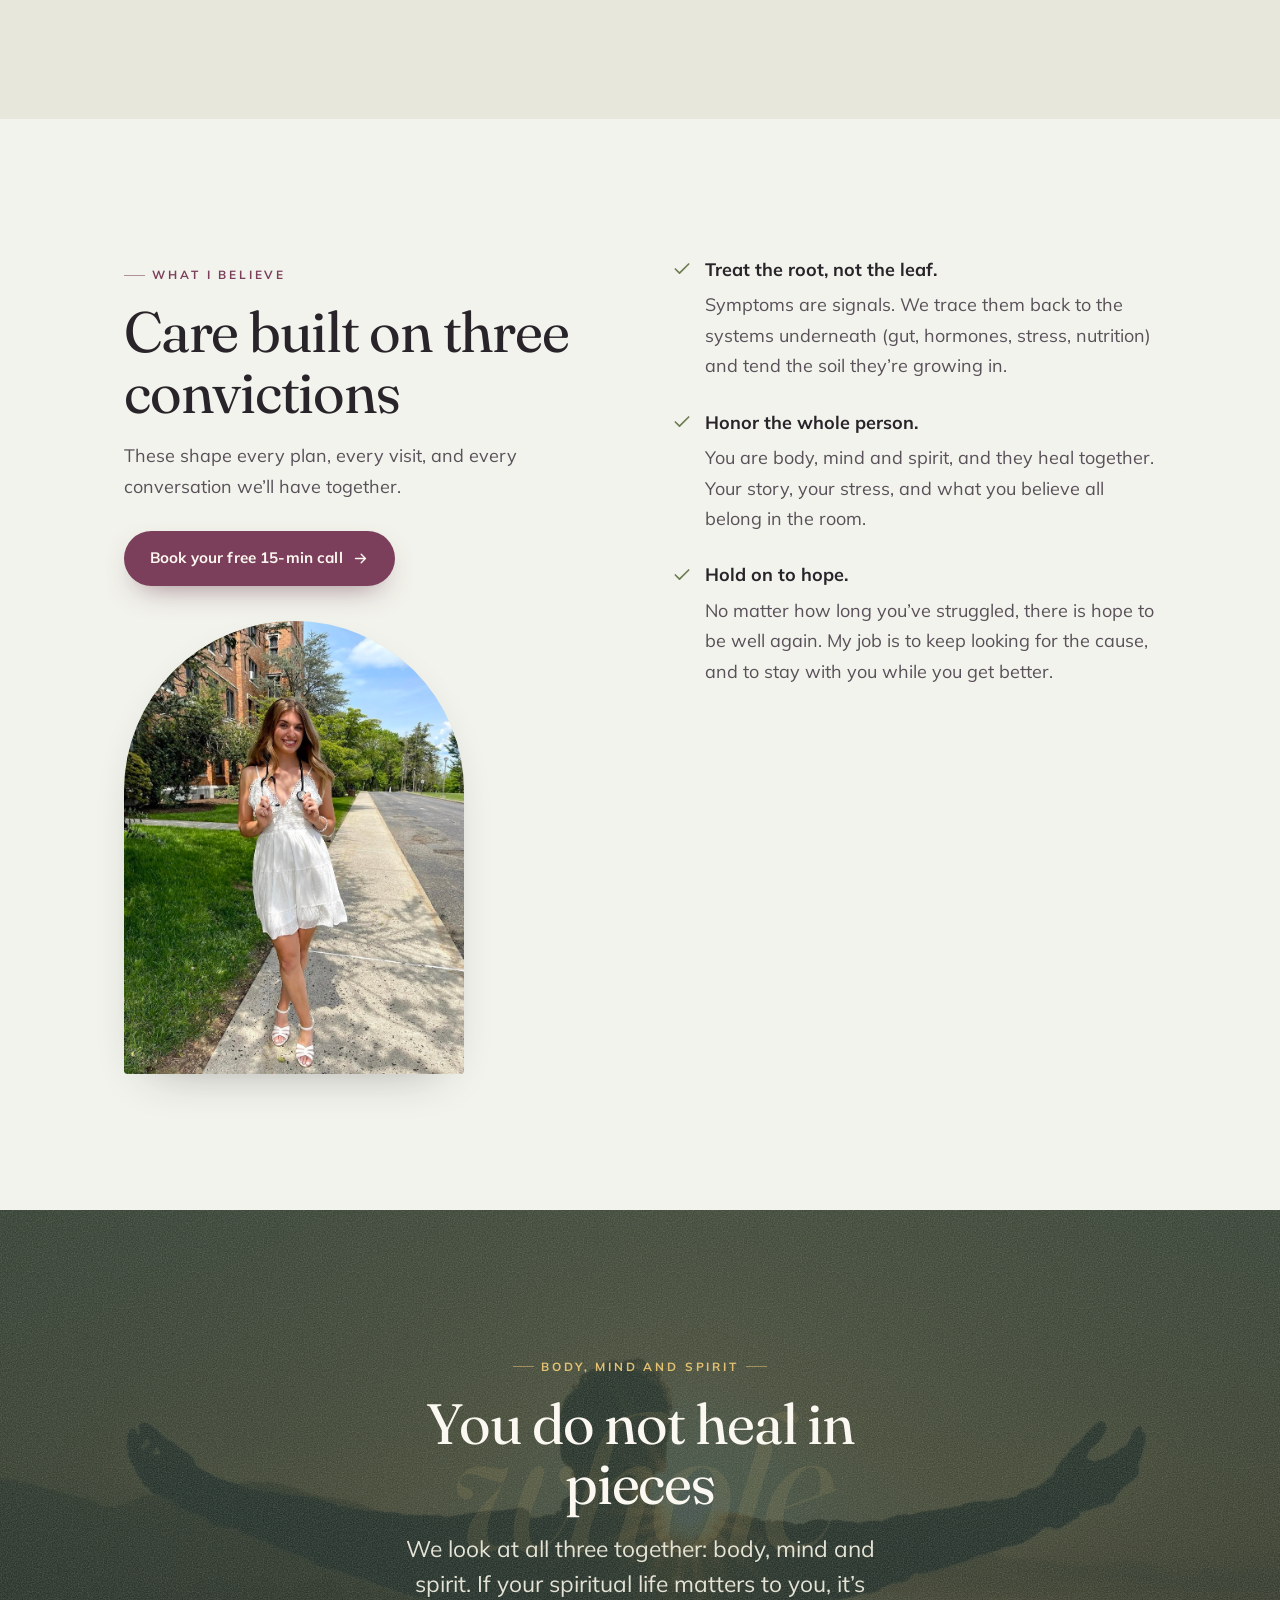
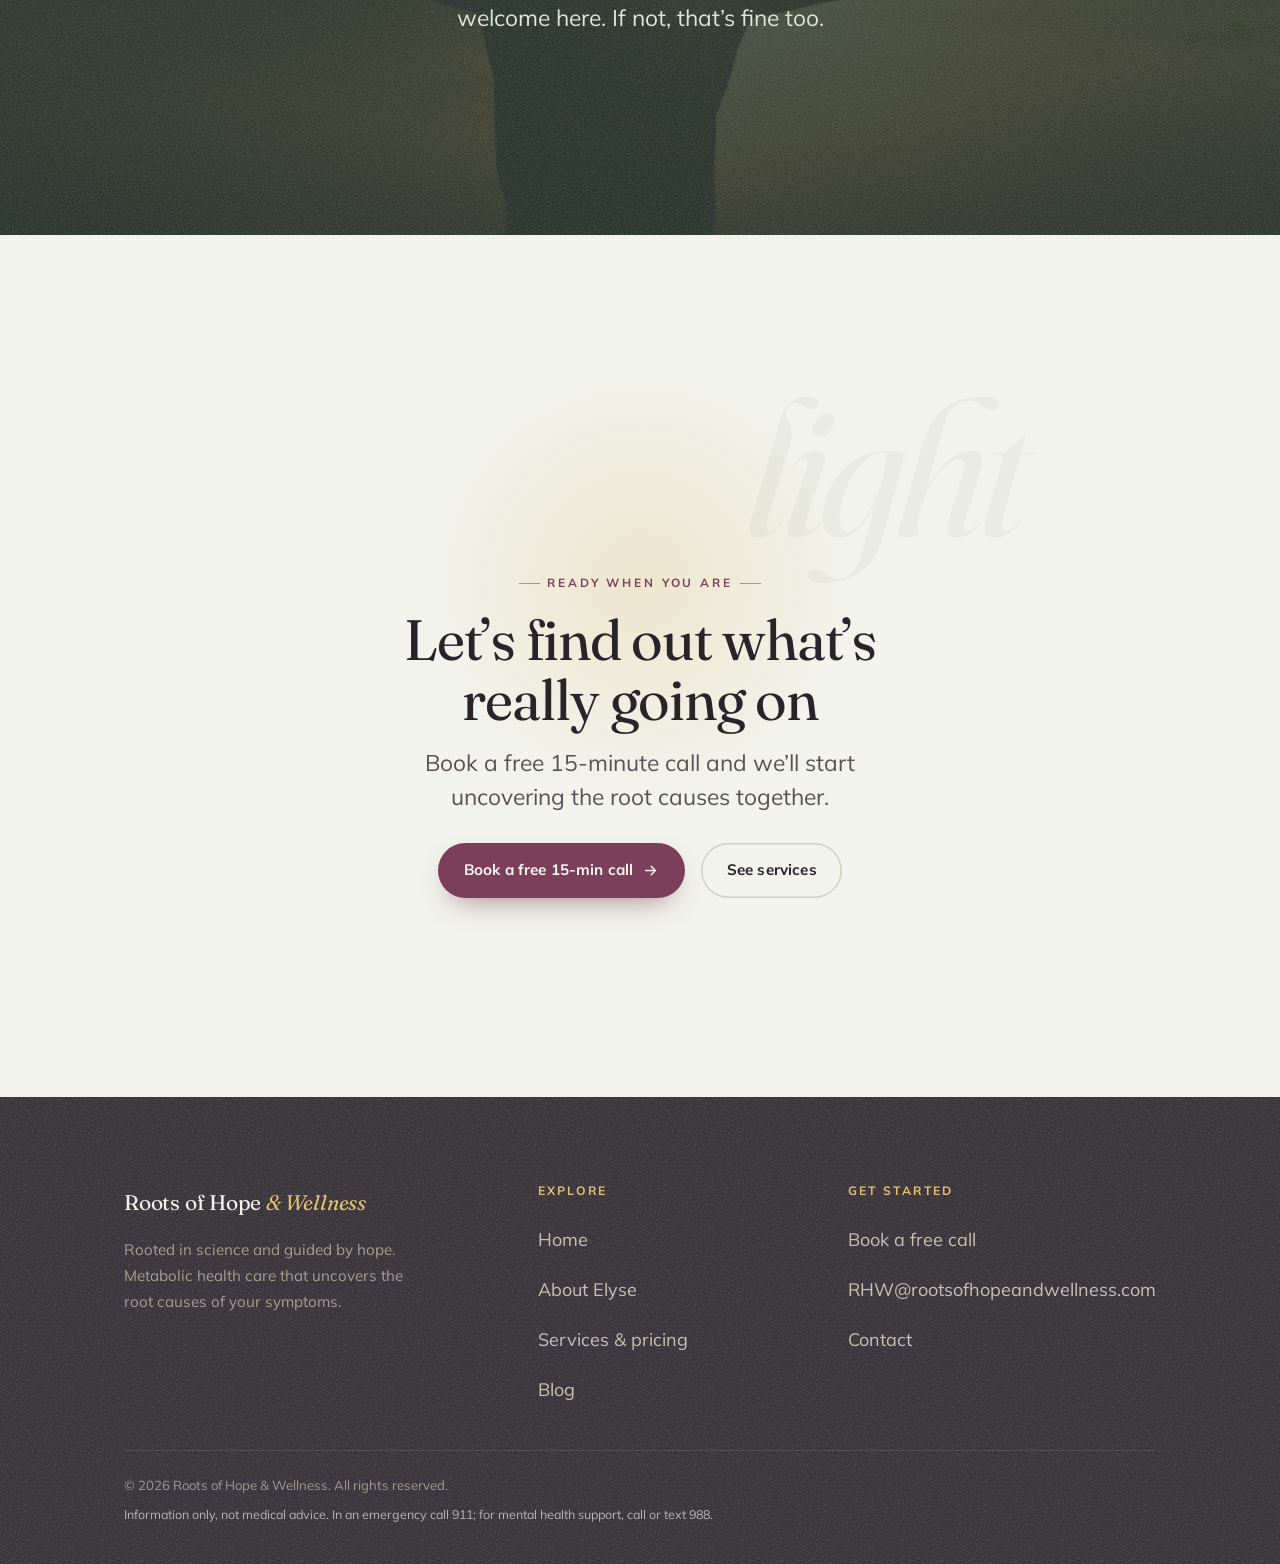
<file: about.html>
<!DOCTYPE html>
<html lang="en">
<head>
<meta charset="UTF-8">
<meta name="viewport" content="width=device-width, initial-scale=1">
<title>About Elyse Fearon | Roots of Hope &amp; Wellness</title>
<meta name="description" content="Meet Elyse Fearon: Nurse Practitioner and Registered Nurse, focused on metabolic health. Whole-person care for body, mind and spirit.">
<link rel="icon" href="assets/img/favicon.png" type="image/png">
<link rel="apple-touch-icon" href="assets/img/apple-touch-icon.png">
<meta name="theme-color" content="#38472D">
<meta property="og:type" content="website">
<meta property="og:site_name" content="Roots of Hope &amp; Wellness">
<meta property="og:title" content="About Elyse Fearon | Roots of Hope &amp; Wellness">
<meta property="og:description" content="Meet Elyse Fearon: Nurse Practitioner and Registered Nurse, focused on metabolic health. Whole-person care for body, mind and spirit.">
<meta name="twitter:card" content="summary_large_image">
<link rel="canonical" href="https://www.rootsofhopeandwellness.com/about">
<meta property="og:url" content="https://www.rootsofhopeandwellness.com/about">
<meta property="og:image" content="https://www.rootsofhopeandwellness.com/assets/img/og-image.jpg">
<meta name="twitter:image" content="https://www.rootsofhopeandwellness.com/assets/img/og-image.jpg">
<link rel="preconnect" href="https://fonts.googleapis.com">
<link rel="preconnect" href="https://fonts.gstatic.com" crossorigin>
<link href="https://fonts.googleapis.com/css2?family=Fraunces:ital,opsz,wght@0,9..144,400;0,9..144,500;1,9..144,400&family=Mulish:wght@400;600;700&display=swap" rel="stylesheet">
<link rel="stylesheet" href="assets/css/styles.css?v=14">
<script type="application/ld+json">
{ "@context": "https://schema.org", "@type": "BreadcrumbList", "itemListElement": [
  { "@type": "ListItem", "position": 1, "name": "Home", "item": "https://www.rootsofhopeandwellness.com/" },
  { "@type": "ListItem", "position": 2, "name": "About Elyse", "item": "https://www.rootsofhopeandwellness.com/about" }
] }
</script>
</head>
<body>
<a class="skip-link" href="#main">Skip to content</a>

<header class="site-header">
  <div class="wrap nav">
    <a class="brand" href="index.html" aria-label="Roots of Hope and Wellness home">
      <img class="mark" src="assets/img/logo-mark.png" alt="" width="40" height="40">
      <span>Roots of Hope <span class="sub">&amp; Wellness</span></span>
    </a>
    <nav class="nav-links" aria-label="Primary">
      <a href="index.html">Home</a>
      <a href="about.html" aria-current="page">About</a>
      <a href="services.html">Services</a>
      <a href="blog.html">Blog</a>
    </nav>
    <div class="nav-cta">
      <a class="btn btn-primary" href="booking.html">Book a free 15-min call
        <svg class="ico" width="17" height="17" viewBox="0 0 24 24" fill="none" stroke="currentColor" stroke-width="2" stroke-linecap="round" stroke-linejoin="round" aria-hidden="true"><path d="M5 12h14M13 6l6 6-6 6"/></svg>
      </a>
      <button class="nav-toggle" aria-label="Open menu" aria-expanded="false" aria-controls="mobile-menu">
        <svg viewBox="0 0 24 24" fill="none" stroke="currentColor" stroke-width="1.8" stroke-linecap="round" aria-hidden="true"><path d="M4 7h16M4 12h16M4 17h16"/></svg>
      </button>
    </div>
  </div>
</header>

<div class="mobile-panel" id="mobile-menu" inert>
  <div class="wrap mp-head" style="padding:0">
    <span class="brand"><span>Roots of Hope <span class="sub">&amp; Wellness</span></span></span>
    <button class="nav-toggle" data-close aria-label="Close menu" aria-controls="mobile-menu">
      <svg viewBox="0 0 24 24" fill="none" stroke="currentColor" stroke-width="1.8" stroke-linecap="round" aria-hidden="true"><path d="M6 6l12 12M18 6 6 18"/></svg>
    </button>
  </div>
  <nav aria-label="Site menu">
    <a href="index.html">Home</a>
    <a href="about.html">About</a>
    <a href="services.html">Services</a>
    <a href="blog.html">Blog</a>
  </nav>
  <a class="btn btn-primary" href="booking.html">Book a free 15-min call</a>
</div>

<main id="main">

  <section class="page-hero">
    <div class="glow" aria-hidden="true"></div>
    <div class="wrap measure">
      <span class="eyebrow center reveal">About</span>
      <h1 class="h-display reveal reveal-d1">Meet Elyse <span class="em">Fearon</span></h1>
      <p class="lede reveal reveal-d2">A nurse practitioner who left symptom-chasing behind to practice whole-person care and walk with you toward hope.</p>
    </div>
  </section>

  <!-- story split -->
  <section class="section section-tight">
    <div class="wrap split">
      <div class="split-media reveal">
        <figure class="framed arch-top" style="background:#DCE3CC">
          <img class="framed-photo" src="assets/img/elyse-about.jpg" alt="Elyse Fearon outdoors among evergreens, holding her stethoscope" width="1000" height="1250">
        </figure>
      </div>
      <div class="split-copy reveal reveal-d1 section-head left" style="margin-bottom:0">
        <span class="ghost-word" aria-hidden="true">roots</span>
        <span class="eyebrow">Her story</span>
        <h2>Past the symptom, to the cause</h2>
        <p class="muted dropcap" style="margin-top:1.2rem">Elyse spent years caring for patients in hospitals and outpatient offices. Again and again she watched conventional medicine name a symptom, hand over a prescription, and move on without ever asking <em>why</em> someone felt unwell in the first place.</p>
        <p class="muted" style="margin-top:1rem">She knew there was a better way. So she trained in root-cause care and built a practice around metabolic health, the whole person (body, mind and spirit), and the belief that there is hope to be well again.</p>
        <div class="creds" style="margin-top:1.8rem">
          <span class="cred"><svg viewBox="0 0 24 24" fill="none" stroke="currentColor" stroke-width="2" stroke-linecap="round" stroke-linejoin="round"><path d="M20 6 9 17l-5-5"/></svg>Nurse Practitioner</span>
          <span class="cred"><svg viewBox="0 0 24 24" fill="none" stroke="currentColor" stroke-width="2" stroke-linecap="round" stroke-linejoin="round"><path d="M20 6 9 17l-5-5"/></svg>Registered Nurse</span>
          <span class="cred"><svg viewBox="0 0 24 24" fill="none" stroke="currentColor" stroke-width="2" stroke-linecap="round" stroke-linejoin="round"><path d="M20 6 9 17l-5-5"/></svg>Health &amp; Wellness Coach</span>
        </div>
      </div>
    </div>
  </section>

  <!-- philosophy quote band -->
  <section class="section bg-sand">
    <div class="wrap center measure">
      <span class="quote-mark reveal" aria-hidden="true">“</span>
      <p class="reveal reveal-d1" style="font-family:var(--font-display);font-size:clamp(1.6rem,1.2rem+2vw,2.6rem);line-height:1.3;color:var(--c-soil)">True wellness is cultivated when your body, mind and spirit work together in <span class="em">harmony</span>.</p>
      <p class="muted reveal reveal-d2" style="margin-top:1.4rem;font-weight:700;letter-spacing:.04em;text-transform:uppercase;font-size:.8rem">Elyse Fearon</p>
    </div>
  </section>

  <!-- what she believes -->
  <section class="section">
    <div class="wrap">
      <div class="split" style="align-items:start">
        <div class="reveal" style="position:sticky;top:100px">
          <span class="eyebrow">What I believe</span>
          <h2>Care built on three convictions</h2>
          <p class="muted" style="margin-top:1.2rem">These shape every plan, every visit, and every conversation we’ll have together.</p>
          <a class="btn btn-primary" href="booking.html" style="margin-top:1.8rem">Book your free 15-min call
            <svg class="ico" width="17" height="17" viewBox="0 0 24 24" fill="none" stroke="currentColor" stroke-width="2" stroke-linecap="round" stroke-linejoin="round" aria-hidden="true"><path d="M5 12h14M13 6l6 6-6 6"/></svg>
          </a>
          <figure class="framed arch-top" style="aspect-ratio:3/4;background:#DCE3CC;margin-top:2.2rem;max-width:340px">
            <img class="framed-photo" src="assets/img/elyse-portrait.jpg" alt="Elyse Fearon smiling outdoors on a tree-lined path" width="825" height="1100" loading="lazy">
          </figure>
        </div>
        <ul class="checklist reveal reveal-d1" style="gap:1.6rem">
          <li>
            <svg viewBox="0 0 24 24" fill="none" stroke="currentColor" stroke-width="2" stroke-linecap="round" stroke-linejoin="round"><path d="M20 6 9 17l-5-5"/></svg>
            <div><b>Treat the root, not the leaf.</b><p class="muted" style="margin-top:.3rem">Symptoms are signals. We trace them back to the systems underneath (gut, hormones, stress, nutrition) and tend the soil they’re growing in.</p></div>
          </li>
          <li>
            <svg viewBox="0 0 24 24" fill="none" stroke="currentColor" stroke-width="2" stroke-linecap="round" stroke-linejoin="round"><path d="M20 6 9 17l-5-5"/></svg>
            <div><b>Honor the whole person.</b><p class="muted" style="margin-top:.3rem">You are body, mind and spirit, and they heal together. Your story, your stress, and what you believe all belong in the room.</p></div>
          </li>
          <li>
            <svg viewBox="0 0 24 24" fill="none" stroke="currentColor" stroke-width="2" stroke-linecap="round" stroke-linejoin="round"><path d="M20 6 9 17l-5-5"/></svg>
            <div><b>Hold on to hope.</b><p class="muted" style="margin-top:.3rem">No matter how long you’ve struggled, there is hope to be well again. My job is to keep looking for the cause, and to stay with you while you get better.</p></div>
          </li>
        </ul>
      </div>
    </div>
  </section>

  <!-- whole-person band -->
  <section class="section bg-photo" style="background-image:url('assets/img/nature-2.jpg')">
    <div class="wrap center measure section-head">
      <span class="ghost-word" aria-hidden="true">whole</span>
      <span class="eyebrow center reveal">Body, mind and spirit</span>
      <h2 class="reveal reveal-d1">You do not heal in pieces</h2>
      <p class="lede reveal reveal-d2" style="margin-top:1.2rem">We look at all three together: body, mind and spirit. If your spiritual life matters to you, it’s welcome here. If not, that’s fine too.</p>
    </div>
  </section>

  <!-- CTA -->
  <section class="section center">
    <div class="wrap measure section-head aura">
      <span class="ghost-word" aria-hidden="true">light</span>
      <span class="eyebrow center reveal">Ready when you are</span>
      <h2 class="reveal reveal-d1">Let’s find out what’s really going on</h2>
      <p class="lede reveal reveal-d2" style="margin-top:1rem">Book a free 15-minute call and we’ll start uncovering the root causes together.</p>
      <div class="reveal reveal-d3" style="margin-top:1.8rem;display:flex;gap:1rem;justify-content:center;flex-wrap:wrap">
        <a class="btn btn-primary" href="booking.html">Book a free 15-min call
          <svg class="ico" width="17" height="17" viewBox="0 0 24 24" fill="none" stroke="currentColor" stroke-width="2" stroke-linecap="round" stroke-linejoin="round" aria-hidden="true"><path d="M5 12h14M13 6l6 6-6 6"/></svg>
        </a>
        <a class="btn btn-ghost" href="services.html">See services</a>
      </div>
    </div>
  </section>

</main>

<div class="mobile-cta">
  <a class="btn btn-primary" href="booking.html">Book a free 15-min call
    <svg class="ico" width="17" height="17" viewBox="0 0 24 24" fill="none" stroke="currentColor" stroke-width="2" stroke-linecap="round" stroke-linejoin="round" aria-hidden="true"><path d="M5 12h14M13 6l6 6-6 6"/></svg>
  </a>
</div>

<footer class="site-footer">
  <div class="wrap">
    <div class="footer-top">
      <div class="footer-brand">
        <a class="brand" href="index.html"><span>Roots of Hope <span class="sub">&amp; Wellness</span></span></a>
        <p>Rooted in science and guided by hope. Metabolic health care that uncovers the root causes of your symptoms.</p>
      </div>
      <div class="footer-col">
        <h4>Explore</h4>
        <a href="index.html">Home</a>
        <a href="about.html">About Elyse</a>
        <a href="services.html">Services &amp; pricing</a>
        <a href="blog.html">Blog</a>
      </div>
      <div class="footer-col">
        <h4>Get started</h4>
        <a href="booking.html">Book a free call</a>        <a href="mailto:RHW@rootsofhopeandwellness.com">RHW@rootsofhopeandwellness.com</a>
        <a href="booking.html">Contact</a>
      </div>
    </div>
    <div class="footer-bottom">
      <span>© <span data-year>2026</span> Roots of Hope &amp; Wellness. All rights reserved.</span>
      <span class="safety">Information only, not medical advice. In an emergency call 911; for mental health support, call or text 988.</span>
    </div>
  </div>
</footer>

<script src="assets/js/main.js?v=3" defer></script>
</body>
</html>
</file>
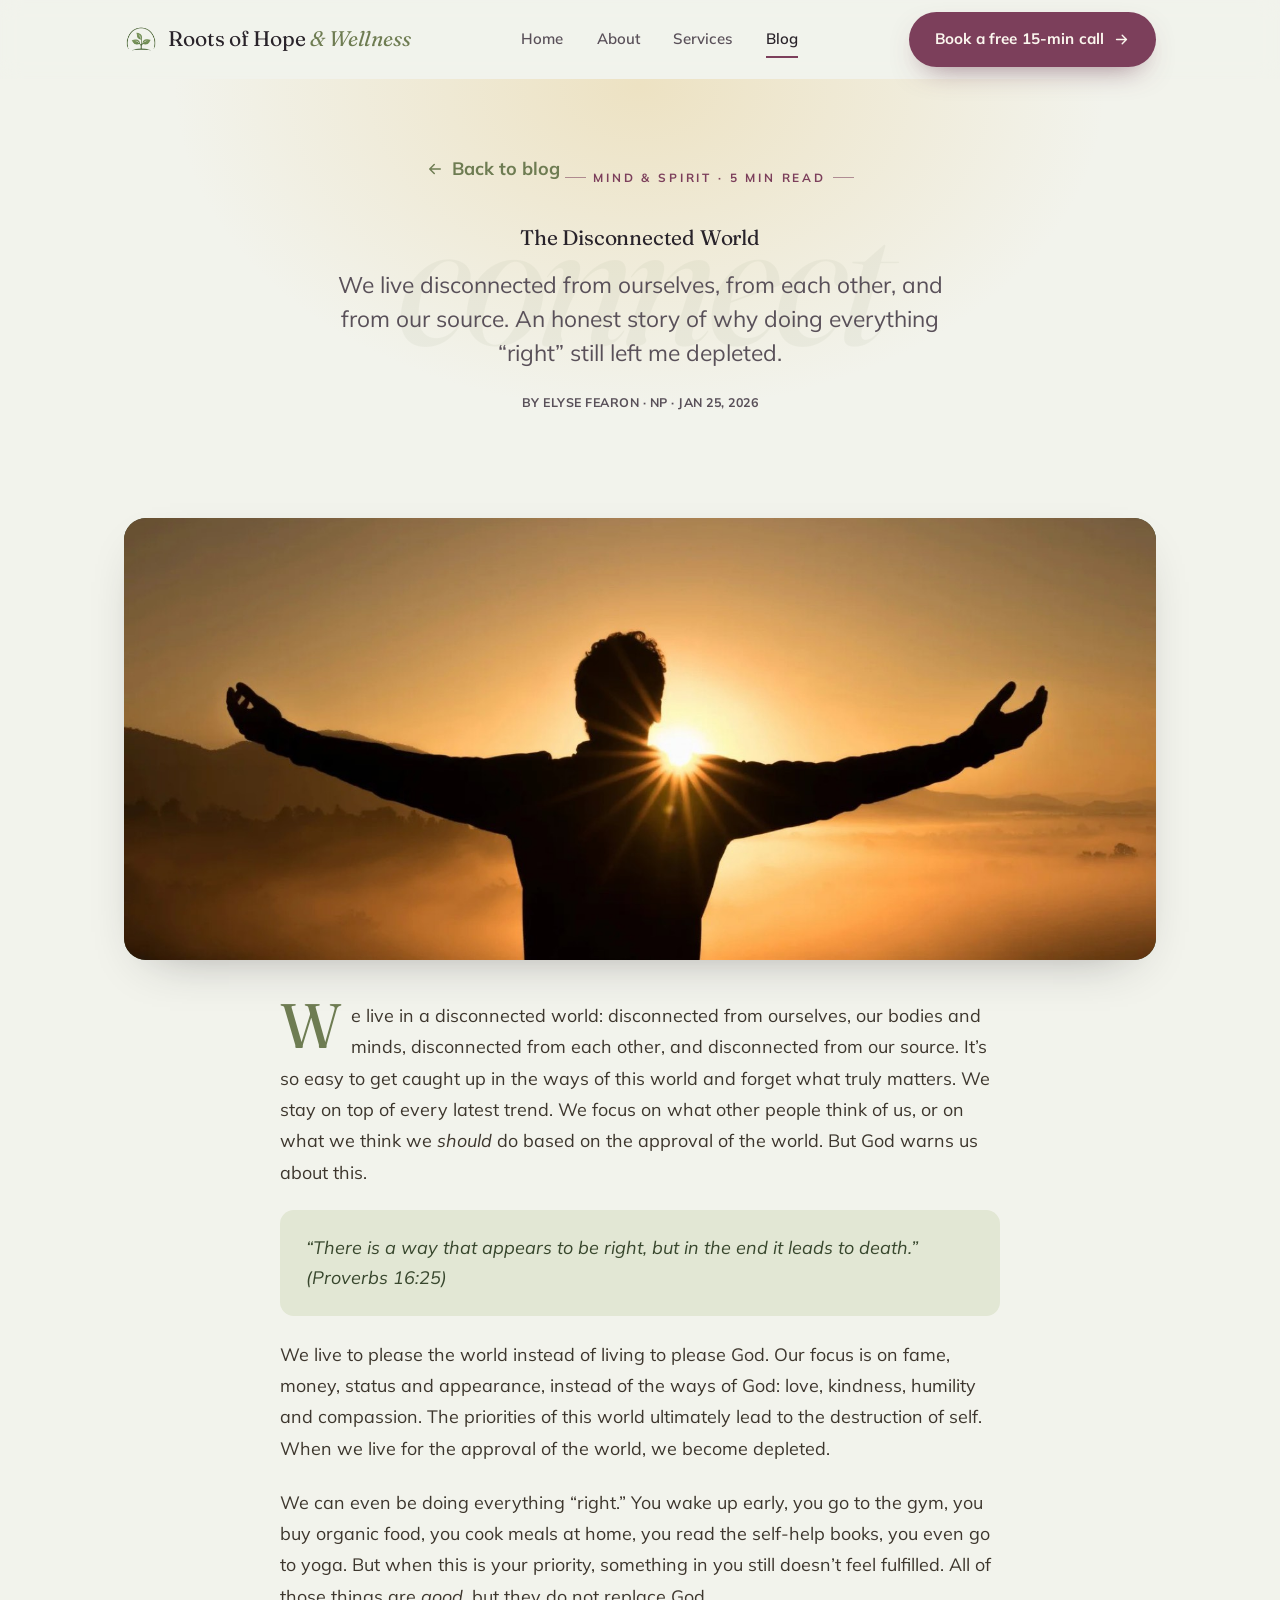
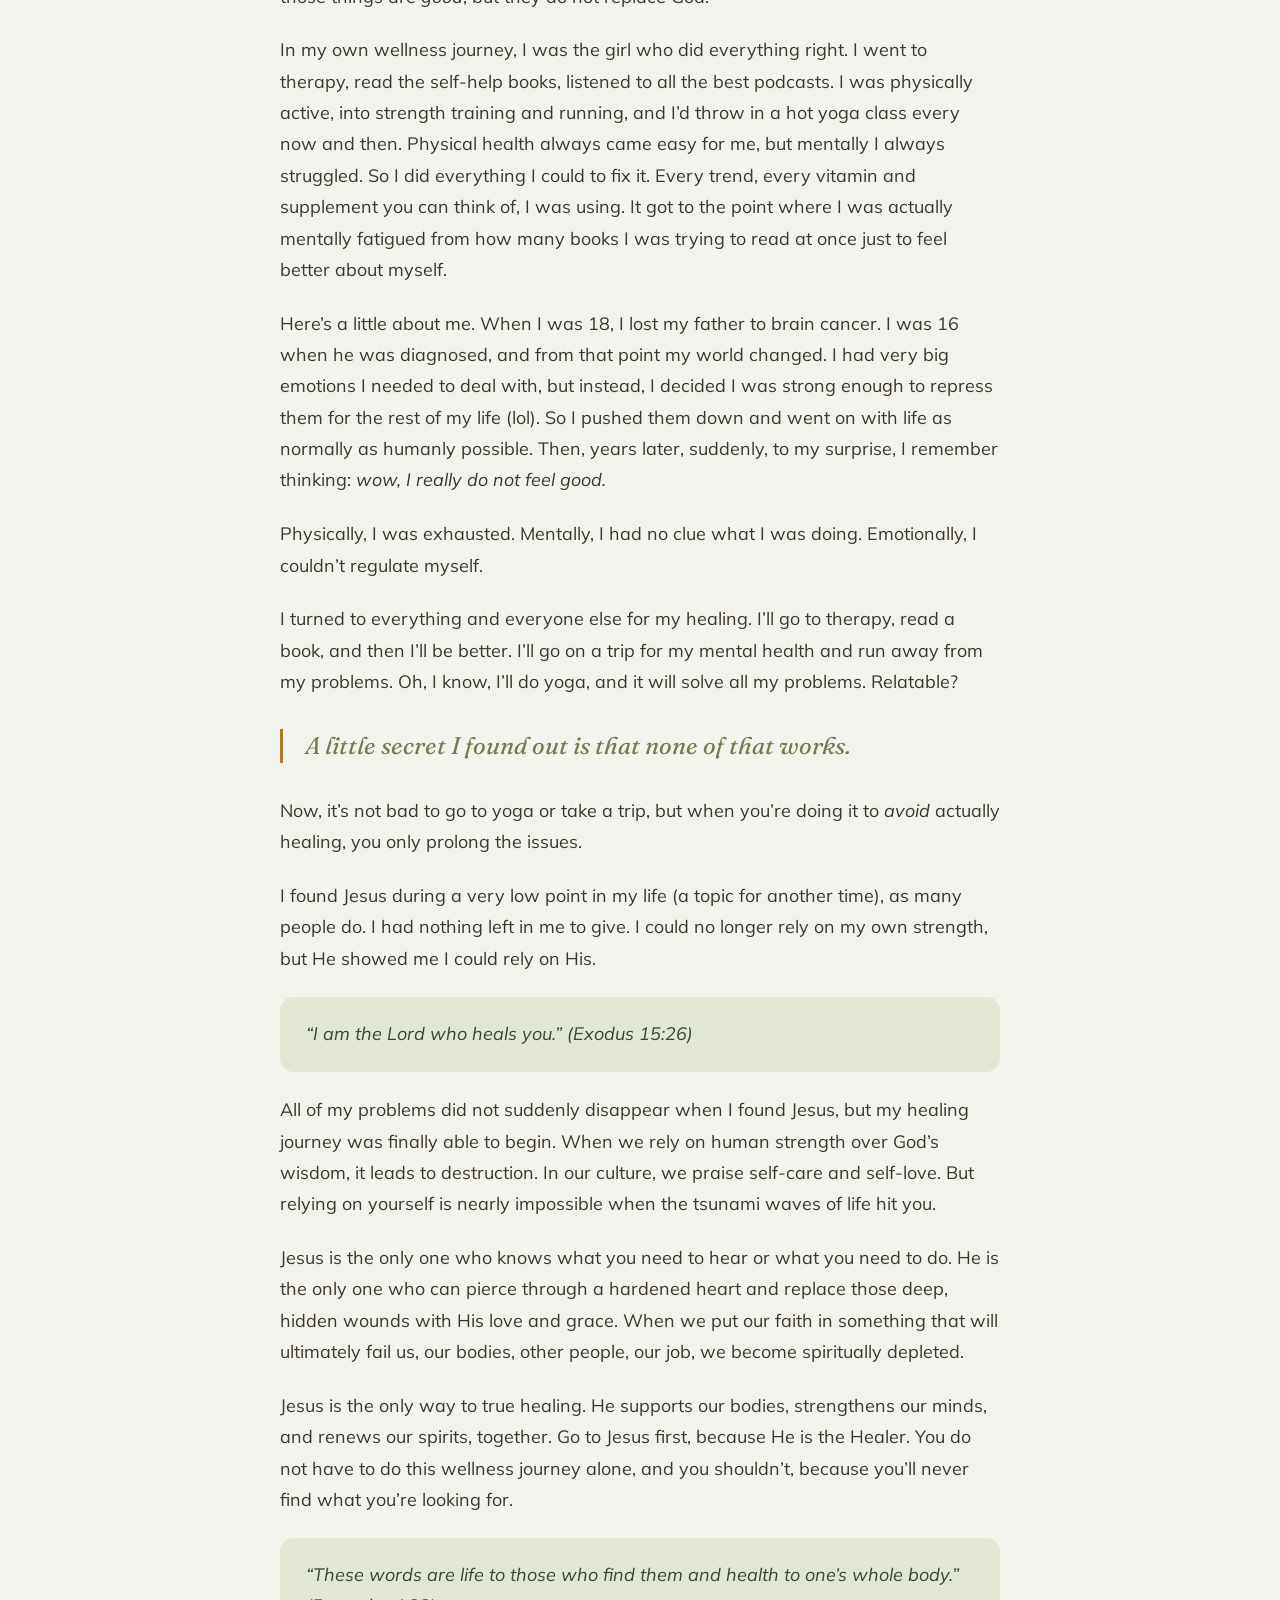
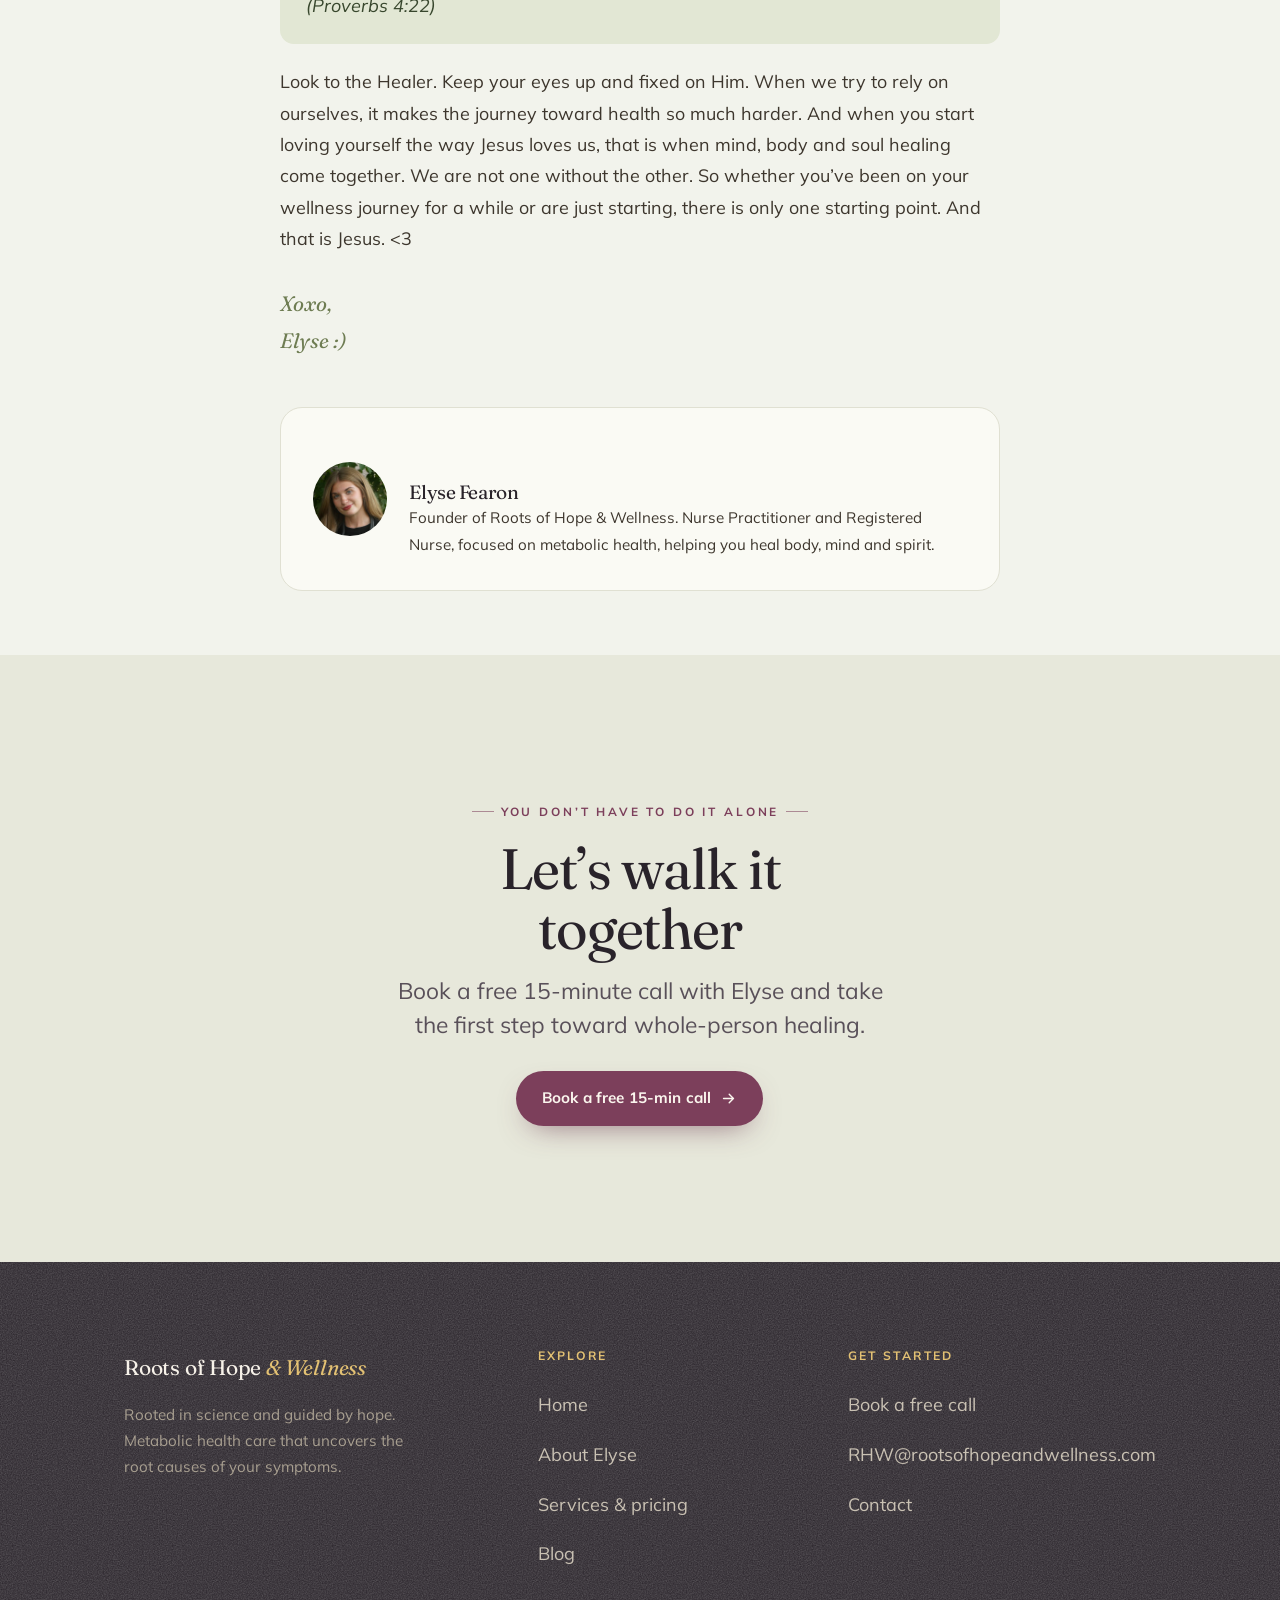
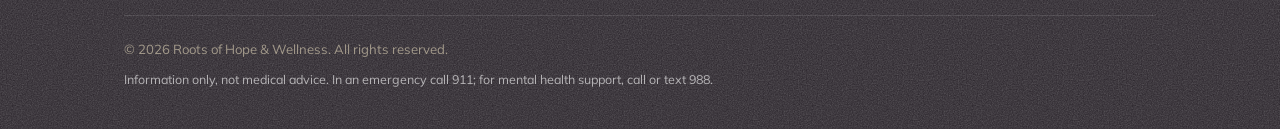
<file: blog-disconnected.html>
<!DOCTYPE html>
<html lang="en">
<head>
<meta charset="UTF-8">
<meta name="viewport" content="width=device-width, initial-scale=1">
<title>The Disconnected World | Roots of Hope &amp; Wellness</title>
<meta name="description" content="We live disconnected from our bodies, each other, and our source. Elyse Fearon’s honest story of why “doing everything right” wasn’t enough, and where real healing begins.">
<link rel="icon" href="assets/img/favicon.png" type="image/png">
<link rel="apple-touch-icon" href="assets/img/apple-touch-icon.png">
<meta name="theme-color" content="#38472D">
<meta property="og:type" content="article">
<meta property="og:site_name" content="Roots of Hope &amp; Wellness">
<meta property="og:title" content="The Disconnected World">
<meta property="og:description" content="An honest story about doing everything 'right,' still feeling depleted, and finding where true healing actually begins.">
<meta name="twitter:card" content="summary_large_image">
<link rel="canonical" href="https://www.rootsofhopeandwellness.com/blog-disconnected">
<meta property="og:url" content="https://www.rootsofhopeandwellness.com/blog-disconnected">
<meta property="og:image" content="https://www.rootsofhopeandwellness.com/assets/img/nature-2.jpg">
<meta name="twitter:image" content="https://www.rootsofhopeandwellness.com/assets/img/nature-2.jpg">
<link rel="preconnect" href="https://fonts.googleapis.com">
<link rel="preconnect" href="https://fonts.gstatic.com" crossorigin>
<link href="https://fonts.googleapis.com/css2?family=Fraunces:ital,opsz,wght@0,9..144,400;0,9..144,500;1,9..144,400&family=Mulish:wght@400;600;700&display=swap" rel="stylesheet">
<link rel="stylesheet" href="assets/css/styles.css?v=14">
<script type="application/ld+json">
{
  "@context": "https://schema.org",
  "@type": "BlogPosting",
  "headline": "The Disconnected World",
  "description": "An honest story about doing everything 'right,' still feeling depleted, and finding where true healing actually begins.",
  "image": "https://www.rootsofhopeandwellness.com/assets/img/nature-2.jpg",
  "datePublished": "2026-01-25",
  "dateModified": "2026-01-25",
  "author": { "@type": "Person", "name": "Elyse Fearon", "jobTitle": "Nurse Practitioner" },
  "publisher": { "@type": "Organization", "name": "Roots of Hope & Wellness", "logo": { "@type": "ImageObject", "url": "https://www.rootsofhopeandwellness.com/assets/img/logo-mark.png" } },
  "mainEntityOfPage": { "@type": "WebPage", "@id": "https://www.rootsofhopeandwellness.com/blog-disconnected" }
}
</script>
<script type="application/ld+json">
{ "@context": "https://schema.org", "@type": "BreadcrumbList", "itemListElement": [
  { "@type": "ListItem", "position": 1, "name": "Home", "item": "https://www.rootsofhopeandwellness.com/" },
  { "@type": "ListItem", "position": 2, "name": "Blog", "item": "https://www.rootsofhopeandwellness.com/blog" },
  { "@type": "ListItem", "position": 3, "name": "The Disconnected World", "item": "https://www.rootsofhopeandwellness.com/blog-disconnected" }
] }
</script>
</head>
<body>
<a class="skip-link" href="#main">Skip to content</a>

<header class="site-header">
  <div class="wrap nav">
    <a class="brand" href="index.html" aria-label="Roots of Hope and Wellness home">
      <img class="mark" src="assets/img/logo-mark.png" alt="" width="40" height="40">
      <span>Roots of Hope <span class="sub">&amp; Wellness</span></span>
    </a>
    <nav class="nav-links" aria-label="Primary">
      <a href="index.html">Home</a>
      <a href="about.html">About</a>
      <a href="services.html">Services</a>
      <a href="blog.html" aria-current="page">Blog</a>
    </nav>
    <div class="nav-cta">
      <a class="btn btn-primary" href="booking.html">Book a free 15-min call
        <svg class="ico" width="17" height="17" viewBox="0 0 24 24" fill="none" stroke="currentColor" stroke-width="2" stroke-linecap="round" stroke-linejoin="round" aria-hidden="true"><path d="M5 12h14M13 6l6 6-6 6"/></svg>
      </a>
      <button class="nav-toggle" aria-label="Open menu" aria-expanded="false" aria-controls="mobile-menu">
        <svg viewBox="0 0 24 24" fill="none" stroke="currentColor" stroke-width="1.8" stroke-linecap="round" aria-hidden="true"><path d="M4 7h16M4 12h16M4 17h16"/></svg>
      </button>
    </div>
  </div>
</header>

<div class="mobile-panel" id="mobile-menu" inert>
  <div class="wrap mp-head" style="padding:0">
    <span class="brand"><span>Roots of Hope <span class="sub">&amp; Wellness</span></span></span>
    <button class="nav-toggle" data-close aria-label="Close menu" aria-controls="mobile-menu">
      <svg viewBox="0 0 24 24" fill="none" stroke="currentColor" stroke-width="1.8" stroke-linecap="round" aria-hidden="true"><path d="M6 6l12 12M18 6 6 18"/></svg>
    </button>
  </div>
  <nav aria-label="Site menu">
    <a href="index.html">Home</a>
    <a href="about.html">About</a>
    <a href="services.html">Services</a>
    <a href="blog.html">Blog</a>
  </nav>
  <a class="btn btn-primary" href="booking.html">Book a free 15-min call</a>
</div>

<main id="main">

  <article class="article">
    <section class="page-hero" style="padding-bottom:0">
      <div class="glow" aria-hidden="true"></div>
      <div class="wrap article-head section-head">
        <span class="ghost-word" aria-hidden="true">connect</span>
        <a class="link-arrow reveal" href="blog.html" style="margin-bottom:1.4rem">
          <svg width="18" height="18" viewBox="0 0 24 24" fill="none" stroke="currentColor" stroke-width="2" stroke-linecap="round" stroke-linejoin="round" aria-hidden="true" style="transform:rotate(180deg)"><path d="M5 12h14M13 6l6 6-6 6"/></svg>
          Back to blog
        </a>
        <span class="eyebrow center reveal" style="justify-content:center">Mind &amp; spirit · 5 min read</span>
        <h1 class="reveal reveal-d1" style="font-size:clamp(2.2rem,1.6rem+3vw,3.6rem);margin-top:1rem">The Disconnected World</h1>
        <p class="lede reveal reveal-d2" style="margin-top:1.2rem">We live disconnected from ourselves, from each other, and from our source. An honest story of why doing everything “right” still left me depleted.</p>
        <p class="muted reveal reveal-d3" style="margin-top:1.4rem;font-weight:700;letter-spacing:.04em;text-transform:uppercase;font-size:.78rem">By Elyse Fearon · NP · Jan 25, 2026</p>
      </div>
    </section>

    <div class="wrap">
      <figure class="article-hero-img reveal" style="background:#3C472D">
        <img src="assets/img/nature-2.jpg" alt="A person with arms raised toward a golden sunrise" style="width:100%;height:100%;object-fit:cover;object-position:center 40%" width="1600" height="1066" loading="lazy">
      </figure>

      <div class="article-body reveal">
        <p class="dropcap">We live in a disconnected world: disconnected from ourselves, our bodies and minds, disconnected from each other, and disconnected from our source. It’s so easy to get caught up in the ways of this world and forget what truly matters. We stay on top of every latest trend. We focus on what other people think of us, or on what we think we <em>should</em> do based on the approval of the world. But God warns us about this.</p>

        <div class="scripture">“There is a way that appears to be right, but in the end it leads to death.” (Proverbs 16:25)</div>

        <p>We live to please the world instead of living to please God. Our focus is on fame, money, status and appearance, instead of the ways of God: love, kindness, humility and compassion. The priorities of this world ultimately lead to the destruction of self. When we live for the approval of the world, we become depleted.</p>

        <p>We can even be doing everything “right.” You wake up early, you go to the gym, you buy organic food, you cook meals at home, you read the self-help books, you even go to yoga. But when this is your priority, something in you still doesn’t feel fulfilled. All of those things are <em>good</em>, but they do not replace God.</p>

        <p>In my own wellness journey, I was the girl who did everything right. I went to therapy, read the self-help books, listened to all the best podcasts. I was physically active, into strength training and running, and I’d throw in a hot yoga class every now and then. Physical health always came easy for me, but mentally I always struggled. So I did everything I could to fix it. Every trend, every vitamin and supplement you can think of, I was using. It got to the point where I was actually mentally fatigued from how many books I was trying to read at once just to feel better about myself.</p>

        <p>Here’s a little about me. When I was 18, I lost my father to brain cancer. I was 16 when he was diagnosed, and from that point my world changed. I had very big emotions I needed to deal with, but instead, I decided I was strong enough to repress them for the rest of my life (lol). So I pushed them down and went on with life as normally as humanly possible. Then, years later, suddenly, to my surprise, I remember thinking: <em>wow, I really do not feel good.</em></p>

        <p>Physically, I was exhausted. Mentally, I had no clue what I was doing. Emotionally, I couldn’t regulate myself.</p>

        <p>I turned to everything and everyone else for my healing. I’ll go to therapy, read a book, and then I’ll be better. I’ll go on a trip for my mental health and run away from my problems. Oh, I know, I’ll do yoga, and it will solve all my problems. Relatable?</p>

        <blockquote>A little secret I found out is that none of that works.</blockquote>

        <p>Now, it’s not bad to go to yoga or take a trip, but when you’re doing it to <em>avoid</em> actually healing, you only prolong the issues.</p>

        <p>I found Jesus during a very low point in my life (a topic for another time), as many people do. I had nothing left in me to give. I could no longer rely on my own strength, but He showed me I could rely on His.</p>

        <div class="scripture">“I am the Lord who heals you.” (Exodus 15:26)</div>

        <p>All of my problems did not suddenly disappear when I found Jesus, but my healing journey was finally able to begin. When we rely on human strength over God’s wisdom, it leads to destruction. In our culture, we praise self-care and self-love. But relying on yourself is nearly impossible when the tsunami waves of life hit you.</p>

        <p>Jesus is the only one who knows what you need to hear or what you need to do. He is the only one who can pierce through a hardened heart and replace those deep, hidden wounds with His love and grace. When we put our faith in something that will ultimately fail us, our bodies, other people, our job, we become spiritually depleted.</p>

        <p>Jesus is the only way to true healing. He supports our bodies, strengthens our minds, and renews our spirits, together. Go to Jesus first, because He is the Healer. You do not have to do this wellness journey alone, and you shouldn’t, because you’ll never find what you’re looking for.</p>

        <div class="scripture">“These words are life to those who find them and health to one’s whole body.” (Proverbs 4:22)</div>

        <p>Look to the Healer. Keep your eyes up and fixed on Him. When we try to rely on ourselves, it makes the journey toward health so much harder. And when you start loving yourself the way Jesus loves us, that is when mind, body and soul healing come together. We are not one without the other. So whether you’ve been on your wellness journey for a while or are just starting, there is only one starting point. And that is Jesus. &lt;3</p>

        <p style="font-family:var(--font-display);font-style:italic;font-size:1.3rem;color:var(--c-sage);margin-top:2rem">Xoxo,<br>Elyse :)</p>
      </div>

      <!-- author card -->
      <div class="article-body reveal" style="margin-top:3rem">
        <div class="card" style="flex-direction:row;align-items:center;gap:1.4rem">
          <img src="assets/img/elyse-avatar.jpg" alt="" width="74" height="74" loading="lazy" style="width:74px;height:74px;border-radius:50%;flex:none;object-fit:cover">
          <div>
            <h2 style="font-size:1.2rem">Elyse Fearon</h2>
            <p class="muted" style="font-size:.95rem;margin-top:.2rem">Founder of Roots of Hope &amp; Wellness. Nurse Practitioner and Registered Nurse, focused on metabolic health, helping you heal body, mind and spirit.</p>
          </div>
        </div>
      </div>
    </div>

    <!-- CTA -->
    <section class="section bg-sand center" style="margin-top:clamp(3rem,5vw,5rem)">
      <div class="wrap measure">
        <span class="eyebrow center reveal">You don’t have to do it alone</span>
        <h2 class="reveal reveal-d1">Let’s walk it together</h2>
        <p class="lede reveal reveal-d2" style="margin-top:1rem">Book a free 15-minute call with Elyse and take the first step toward whole-person healing.</p>
        <a class="btn btn-primary reveal reveal-d3" href="booking.html" style="margin-top:1.8rem">Book a free 15-min call
          <svg class="ico" width="17" height="17" viewBox="0 0 24 24" fill="none" stroke="currentColor" stroke-width="2" stroke-linecap="round" stroke-linejoin="round" aria-hidden="true"><path d="M5 12h14M13 6l6 6-6 6"/></svg>
        </a>
      </div>
    </section>
  </article>

</main>

<div class="mobile-cta">
  <a class="btn btn-primary" href="booking.html">Book a free 15-min call
    <svg class="ico" width="17" height="17" viewBox="0 0 24 24" fill="none" stroke="currentColor" stroke-width="2" stroke-linecap="round" stroke-linejoin="round" aria-hidden="true"><path d="M5 12h14M13 6l6 6-6 6"/></svg>
  </a>
</div>

<footer class="site-footer">
  <div class="wrap">
    <div class="footer-top">
      <div class="footer-brand">
        <a class="brand" href="index.html"><span>Roots of Hope <span class="sub">&amp; Wellness</span></span></a>
        <p>Rooted in science and guided by hope. Metabolic health care that uncovers the root causes of your symptoms.</p>
      </div>
      <div class="footer-col">
        <h4>Explore</h4>
        <a href="index.html">Home</a>
        <a href="about.html">About Elyse</a>
        <a href="services.html">Services &amp; pricing</a>
        <a href="blog.html">Blog</a>
      </div>
      <div class="footer-col">
        <h4>Get started</h4>
        <a href="booking.html">Book a free call</a>        <a href="mailto:RHW@rootsofhopeandwellness.com">RHW@rootsofhopeandwellness.com</a>
        <a href="booking.html">Contact</a>
      </div>
    </div>
    <div class="footer-bottom">
      <span>© <span data-year>2026</span> Roots of Hope &amp; Wellness. All rights reserved.</span>
      <span class="safety">Information only, not medical advice. In an emergency call 911; for mental health support, call or text 988.</span>
    </div>
  </div>
</footer>

<script src="assets/js/main.js?v=3" defer></script>
</body>
</html>
</file>
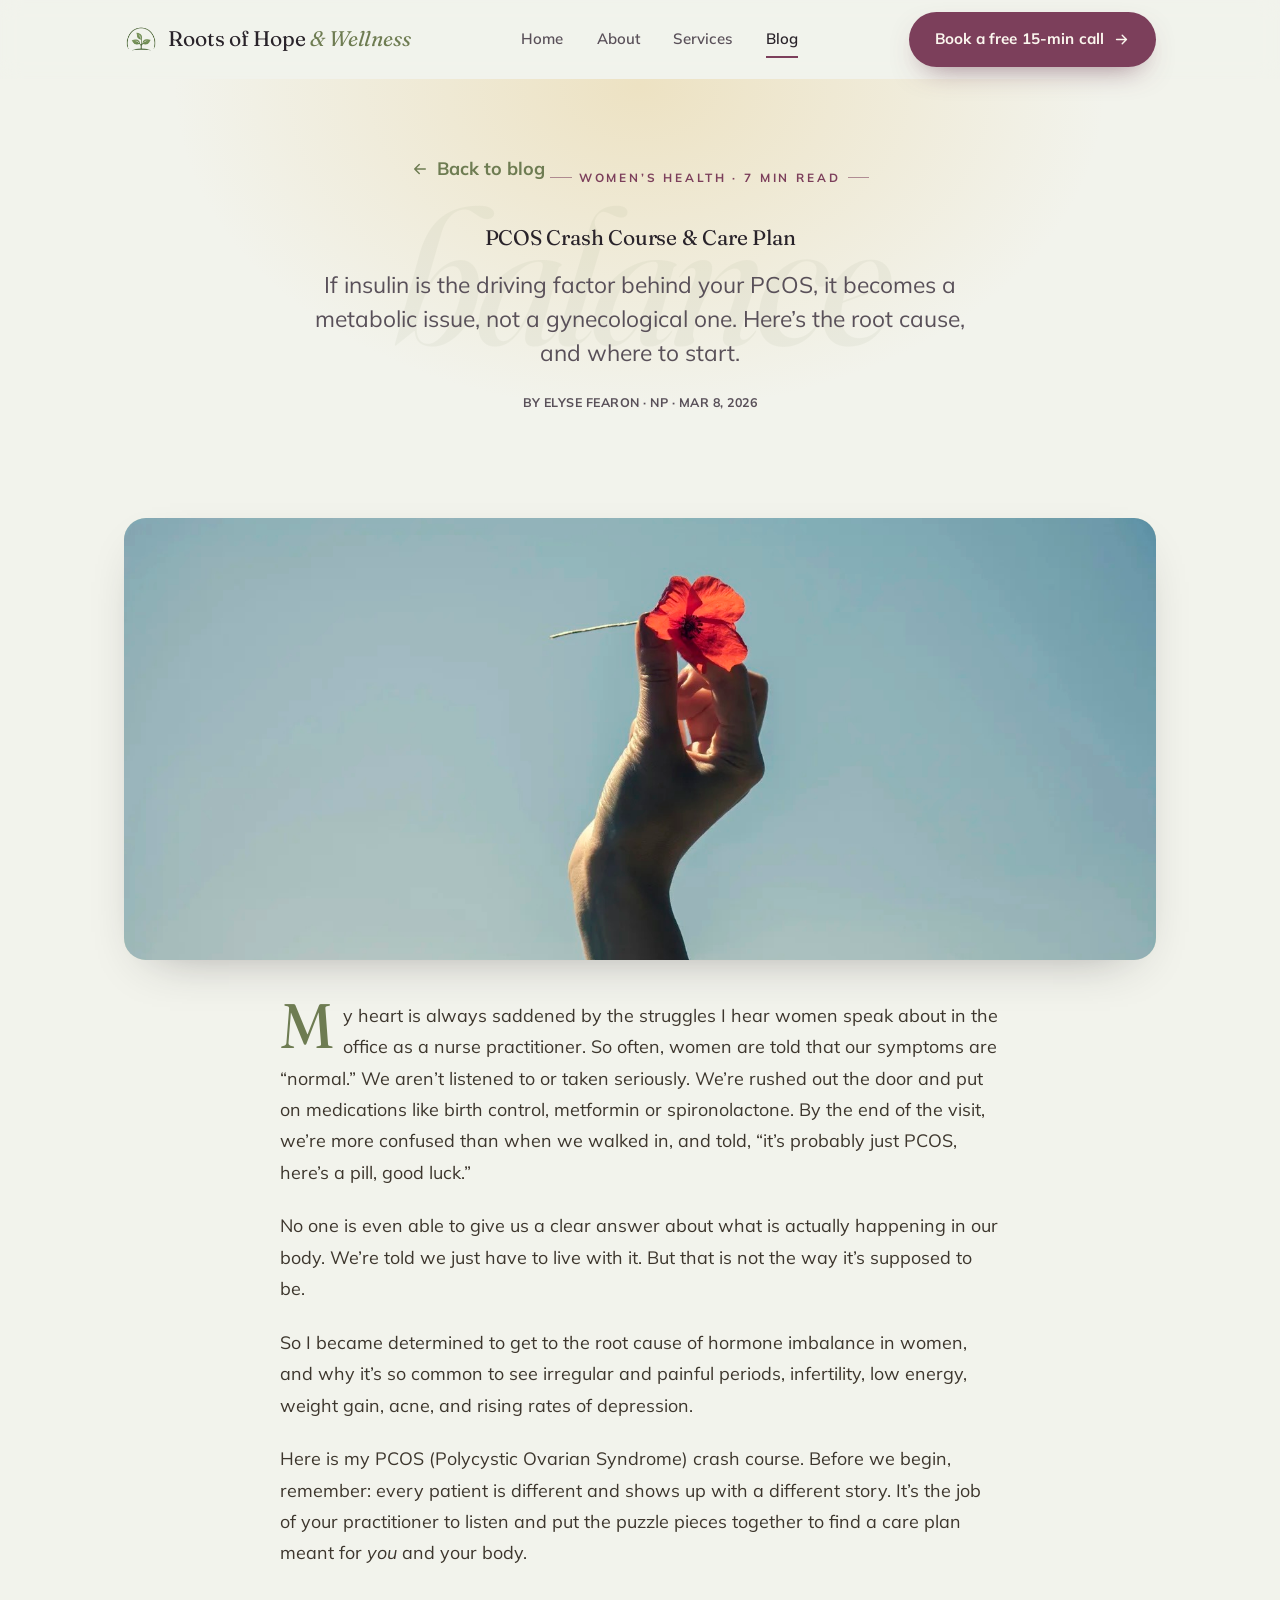
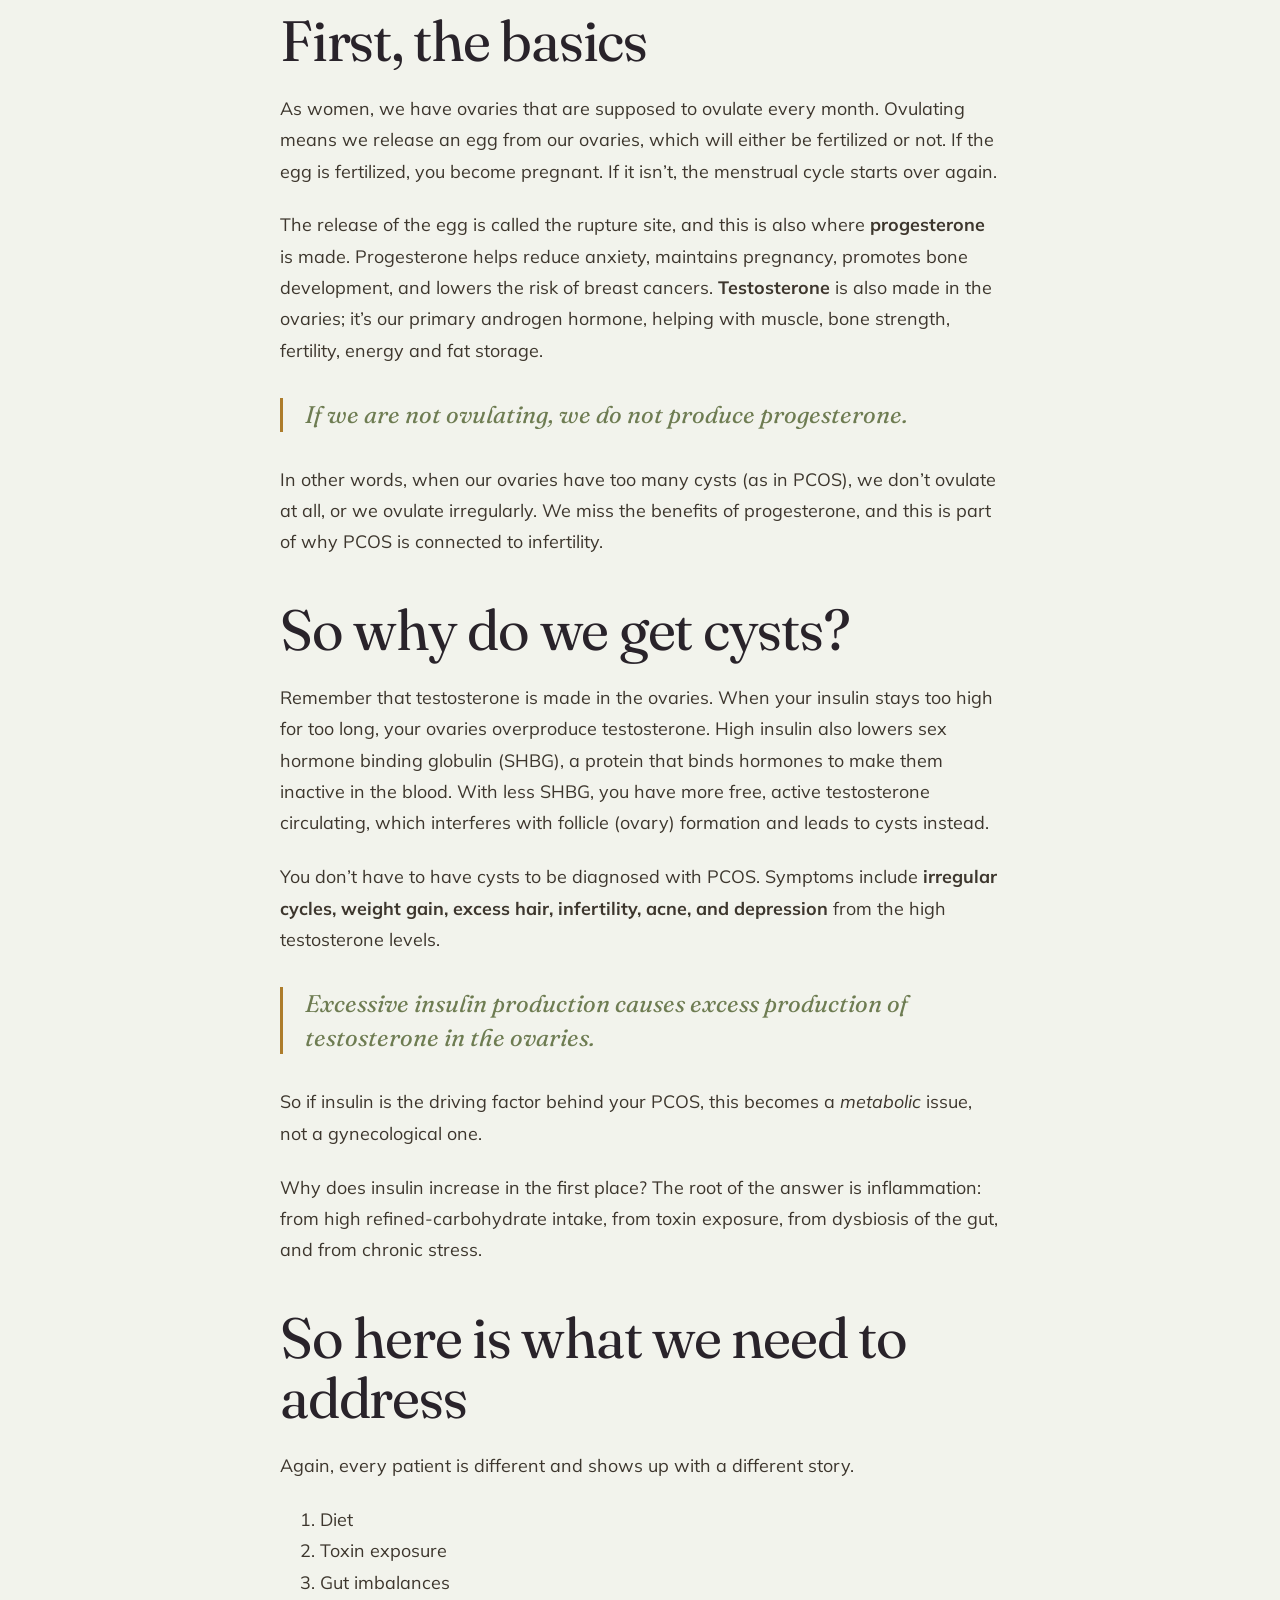
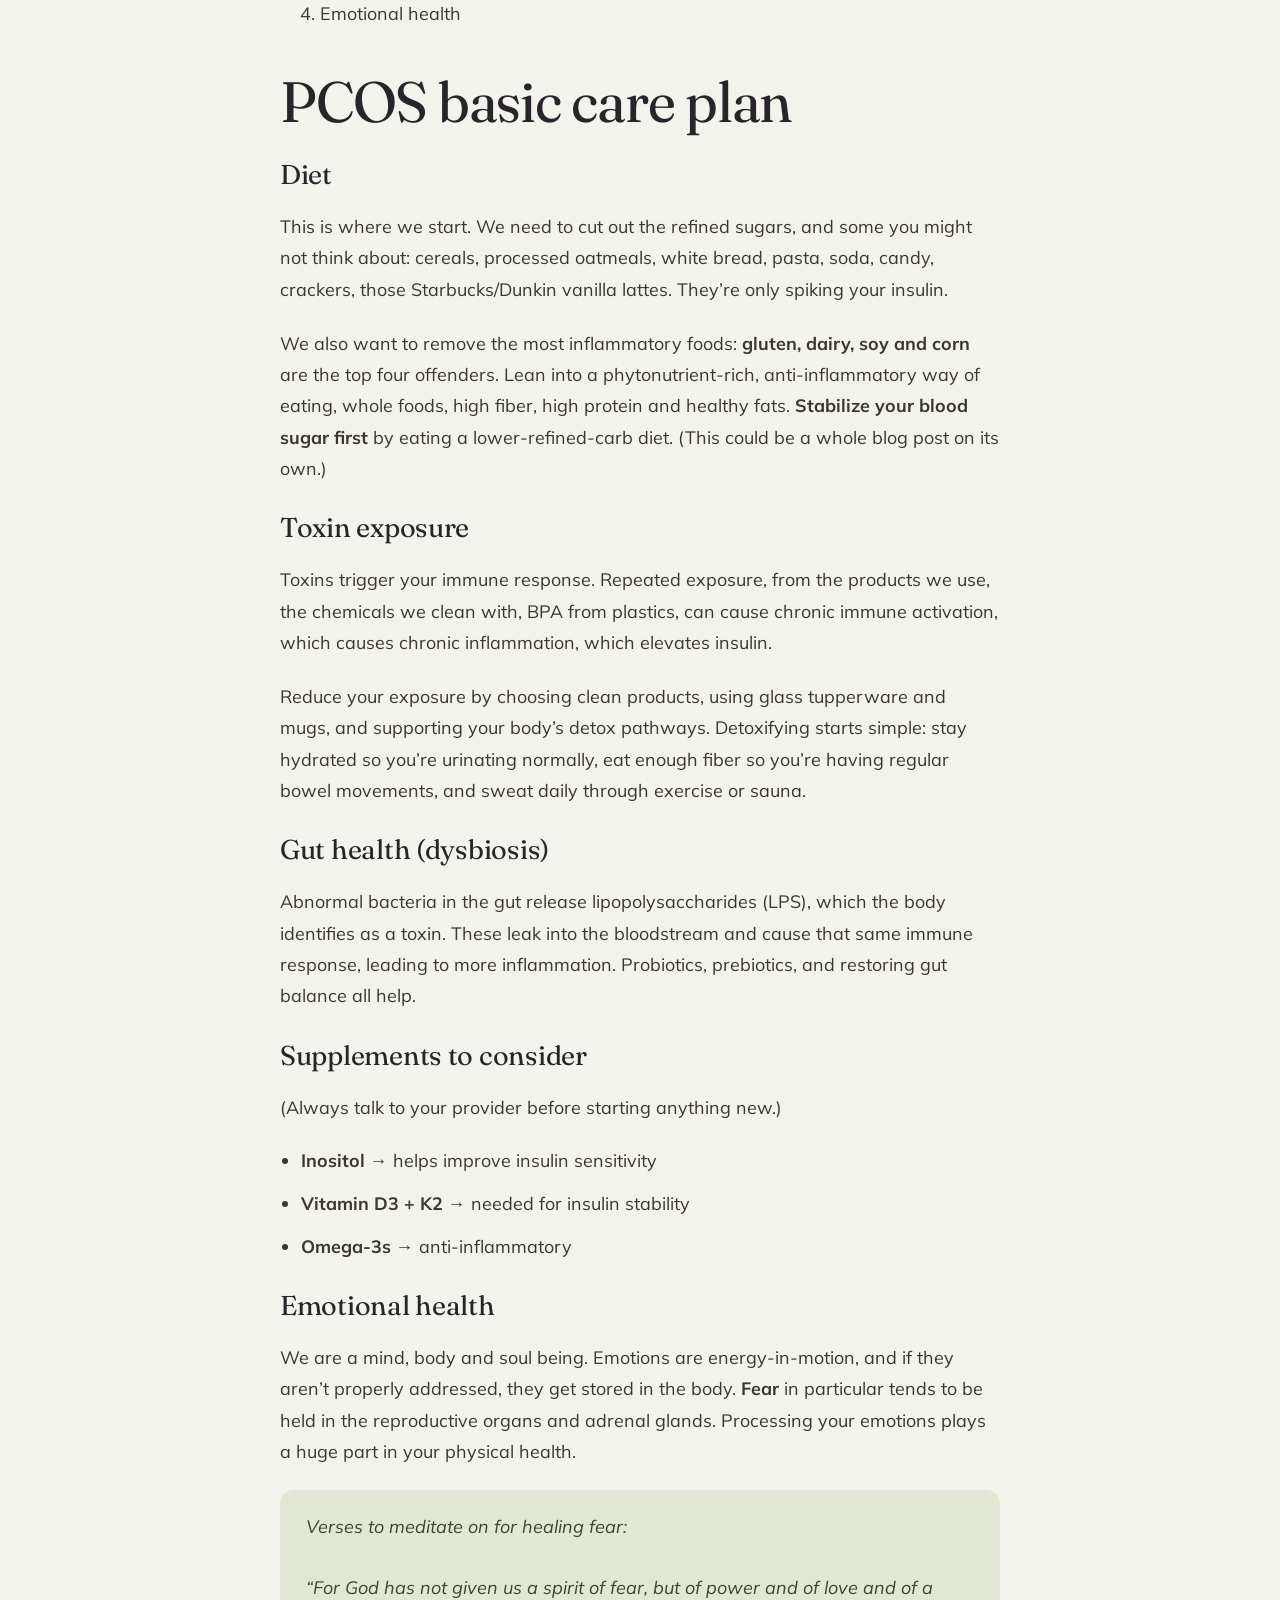
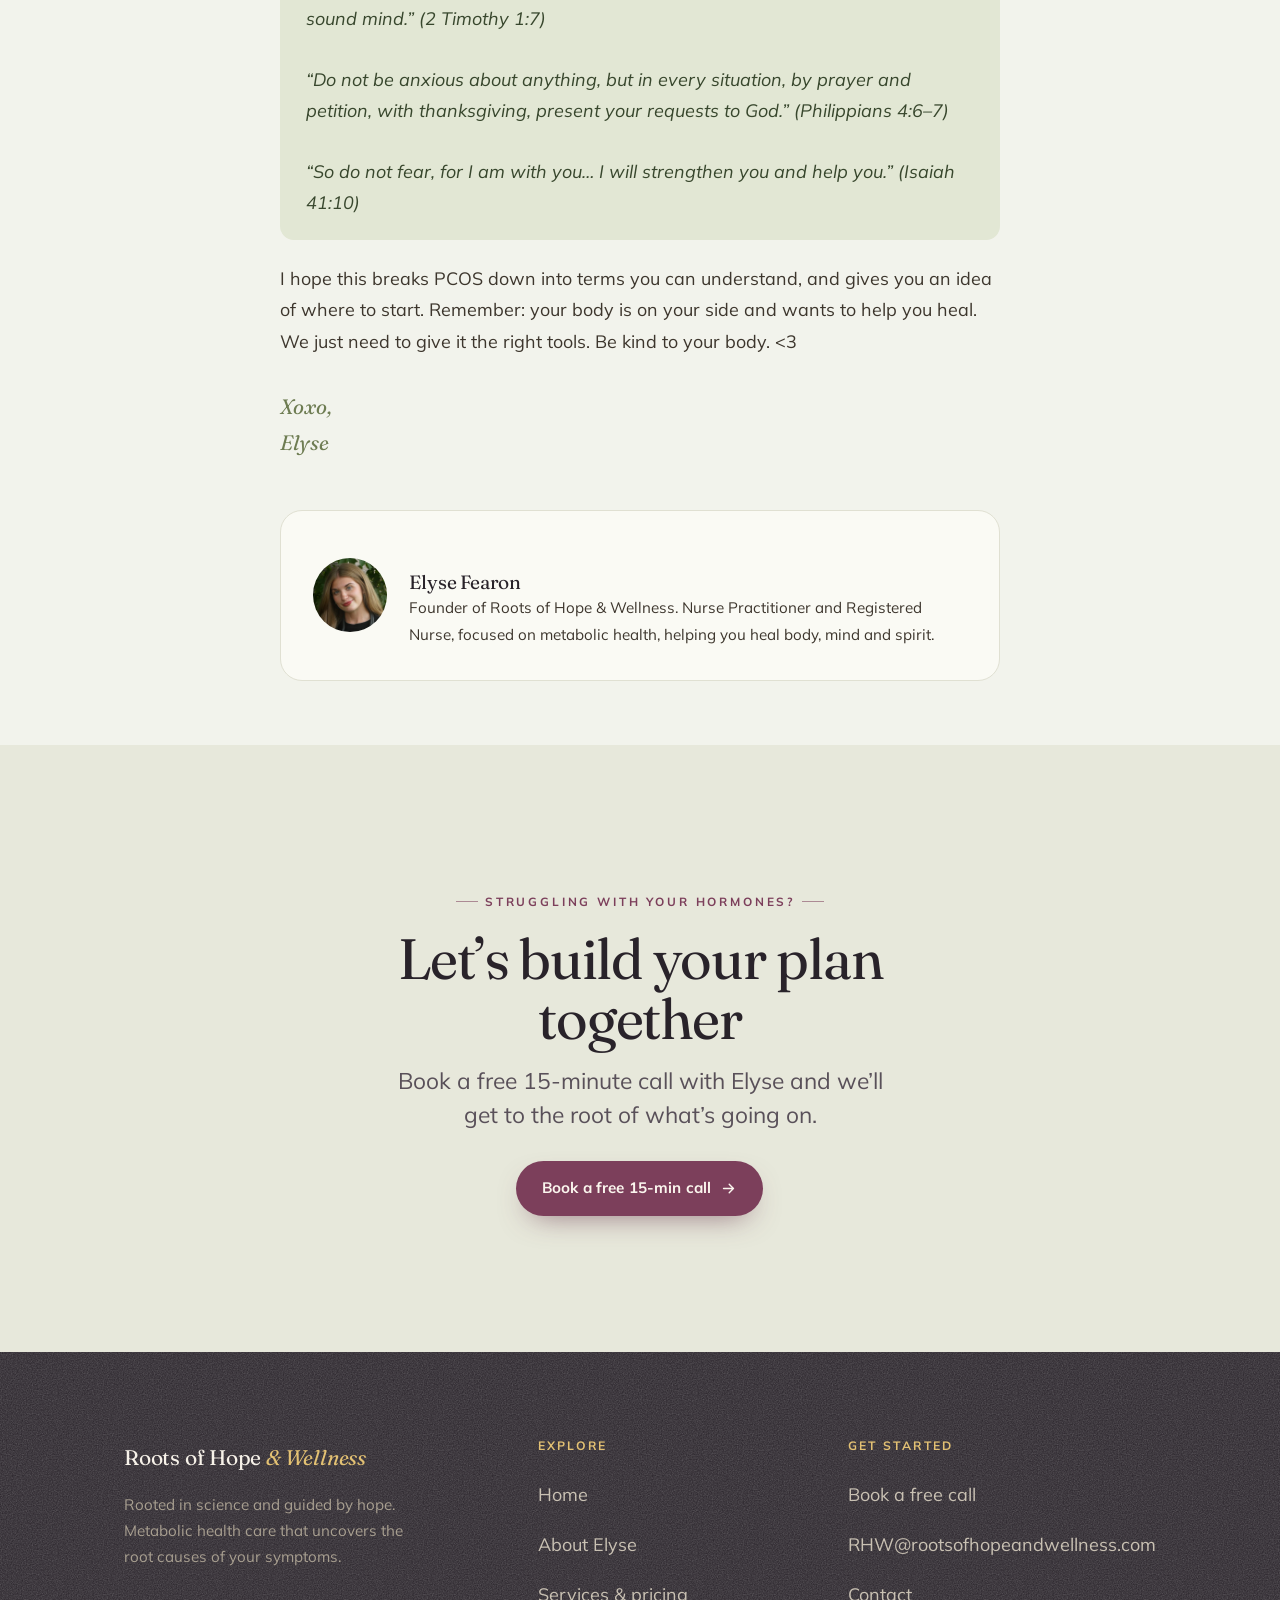
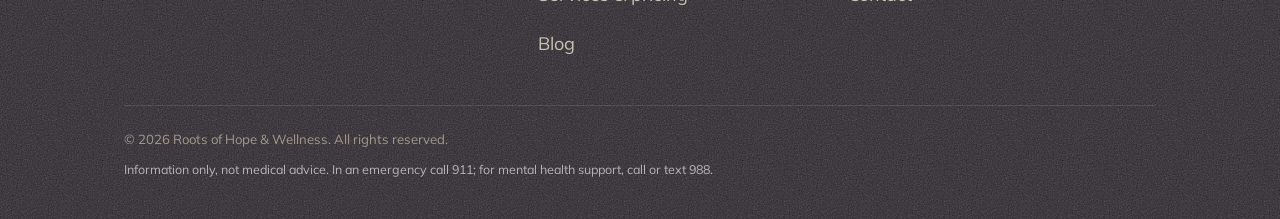
<file: blog-pcos.html>
<!DOCTYPE html>
<html lang="en">
<head>
<meta charset="UTF-8">
<meta name="viewport" content="width=device-width, initial-scale=1">
<title>PCOS Crash Course &amp; Care Plan | Roots of Hope &amp; Wellness</title>
<meta name="description" content="Why PCOS is really a metabolic issue, not just a gynecological one (the insulin connection), plus a practical, root-cause care plan from Elyse Fearon, NP.">
<link rel="icon" href="assets/img/favicon.png" type="image/png">
<link rel="apple-touch-icon" href="assets/img/apple-touch-icon.png">
<meta name="theme-color" content="#38472D">
<meta property="og:type" content="article">
<meta property="og:site_name" content="Roots of Hope &amp; Wellness">
<meta property="og:title" content="PCOS Crash Course &amp; Care Plan">
<meta property="og:description" content="The real root cause of PCOS, and a practical care plan for diet, toxins, gut health and emotional wellbeing.">
<meta name="twitter:card" content="summary_large_image">
<link rel="canonical" href="https://www.rootsofhopeandwellness.com/blog-pcos">
<meta property="og:url" content="https://www.rootsofhopeandwellness.com/blog-pcos">
<meta property="og:image" content="https://www.rootsofhopeandwellness.com/assets/img/poppy.jpg">
<meta name="twitter:image" content="https://www.rootsofhopeandwellness.com/assets/img/poppy.jpg">
<link rel="preconnect" href="https://fonts.googleapis.com">
<link rel="preconnect" href="https://fonts.gstatic.com" crossorigin>
<link href="https://fonts.googleapis.com/css2?family=Fraunces:ital,opsz,wght@0,9..144,400;0,9..144,500;1,9..144,400&family=Mulish:wght@400;600;700&display=swap" rel="stylesheet">
<link rel="stylesheet" href="assets/css/styles.css?v=14">
<script type="application/ld+json">
{
  "@context": "https://schema.org",
  "@type": "BlogPosting",
  "headline": "PCOS Crash Course & Care Plan",
  "description": "Why PCOS is really a metabolic issue, not just a gynecological one: the insulin connection, plus a practical, root-cause care plan.",
  "image": "https://www.rootsofhopeandwellness.com/assets/img/poppy.jpg",
  "datePublished": "2026-03-08",
  "dateModified": "2026-03-08",
  "author": { "@type": "Person", "name": "Elyse Fearon", "jobTitle": "Nurse Practitioner" },
  "publisher": { "@type": "Organization", "name": "Roots of Hope & Wellness", "logo": { "@type": "ImageObject", "url": "https://www.rootsofhopeandwellness.com/assets/img/logo-mark.png" } },
  "mainEntityOfPage": { "@type": "WebPage", "@id": "https://www.rootsofhopeandwellness.com/blog-pcos" }
}
</script>
<script type="application/ld+json">
{ "@context": "https://schema.org", "@type": "BreadcrumbList", "itemListElement": [
  { "@type": "ListItem", "position": 1, "name": "Home", "item": "https://www.rootsofhopeandwellness.com/" },
  { "@type": "ListItem", "position": 2, "name": "Blog", "item": "https://www.rootsofhopeandwellness.com/blog" },
  { "@type": "ListItem", "position": 3, "name": "PCOS Crash Course & Care Plan", "item": "https://www.rootsofhopeandwellness.com/blog-pcos" }
] }
</script>
</head>
<body>
<a class="skip-link" href="#main">Skip to content</a>

<header class="site-header">
  <div class="wrap nav">
    <a class="brand" href="index.html" aria-label="Roots of Hope and Wellness home">
      <img class="mark" src="assets/img/logo-mark.png" alt="" width="40" height="40">
      <span>Roots of Hope <span class="sub">&amp; Wellness</span></span>
    </a>
    <nav class="nav-links" aria-label="Primary">
      <a href="index.html">Home</a>
      <a href="about.html">About</a>
      <a href="services.html">Services</a>
      <a href="blog.html" aria-current="page">Blog</a>
    </nav>
    <div class="nav-cta">
      <a class="btn btn-primary" href="booking.html">Book a free 15-min call
        <svg class="ico" width="17" height="17" viewBox="0 0 24 24" fill="none" stroke="currentColor" stroke-width="2" stroke-linecap="round" stroke-linejoin="round" aria-hidden="true"><path d="M5 12h14M13 6l6 6-6 6"/></svg>
      </a>
      <button class="nav-toggle" aria-label="Open menu" aria-expanded="false" aria-controls="mobile-menu">
        <svg viewBox="0 0 24 24" fill="none" stroke="currentColor" stroke-width="1.8" stroke-linecap="round" aria-hidden="true"><path d="M4 7h16M4 12h16M4 17h16"/></svg>
      </button>
    </div>
  </div>
</header>

<div class="mobile-panel" id="mobile-menu" inert>
  <div class="wrap mp-head" style="padding:0">
    <span class="brand"><span>Roots of Hope <span class="sub">&amp; Wellness</span></span></span>
    <button class="nav-toggle" data-close aria-label="Close menu" aria-controls="mobile-menu">
      <svg viewBox="0 0 24 24" fill="none" stroke="currentColor" stroke-width="1.8" stroke-linecap="round" aria-hidden="true"><path d="M6 6l12 12M18 6 6 18"/></svg>
    </button>
  </div>
  <nav aria-label="Site menu">
    <a href="index.html">Home</a>
    <a href="about.html">About</a>
    <a href="services.html">Services</a>
    <a href="blog.html">Blog</a>
  </nav>
  <a class="btn btn-primary" href="booking.html">Book a free 15-min call</a>
</div>

<main id="main">

  <article class="article">
    <section class="page-hero" style="padding-bottom:0">
      <div class="glow" aria-hidden="true"></div>
      <div class="wrap article-head section-head">
        <span class="ghost-word" aria-hidden="true">balance</span>
        <a class="link-arrow reveal" href="blog.html" style="margin-bottom:1.4rem">
          <svg width="18" height="18" viewBox="0 0 24 24" fill="none" stroke="currentColor" stroke-width="2" stroke-linecap="round" stroke-linejoin="round" aria-hidden="true" style="transform:rotate(180deg)"><path d="M5 12h14M13 6l6 6-6 6"/></svg>
          Back to blog
        </a>
        <span class="eyebrow center reveal" style="justify-content:center">Women’s health · 7 min read</span>
        <h1 class="reveal reveal-d1" style="font-size:clamp(2.2rem,1.6rem+3vw,3.6rem);margin-top:1rem">PCOS Crash Course &amp; Care Plan</h1>
        <p class="lede reveal reveal-d2" style="margin-top:1.2rem">If insulin is the driving factor behind your PCOS, it becomes a metabolic issue, not a gynecological one. Here’s the root cause, and where to start.</p>
        <p class="muted reveal reveal-d3" style="margin-top:1.4rem;font-weight:700;letter-spacing:.04em;text-transform:uppercase;font-size:.78rem">By Elyse Fearon · NP · Mar 8, 2026</p>
      </div>
    </section>

    <div class="wrap">
      <figure class="article-hero-img reveal" style="background:#DCE3CC">
        <img src="assets/img/poppy.jpg" alt="A hand reaching skyward holding a red poppy against a soft blue sky" style="width:100%;height:100%;object-fit:cover;object-position:center 42%" width="1500" height="1000" loading="lazy">
      </figure>

      <div class="article-body reveal">
        <p class="dropcap">My heart is always saddened by the struggles I hear women speak about in the office as a nurse practitioner. So often, women are told that our symptoms are “normal.” We aren’t listened to or taken seriously. We’re rushed out the door and put on medications like birth control, metformin or spironolactone. By the end of the visit, we’re more confused than when we walked in, and told, “it’s probably just PCOS, here’s a pill, good luck.”</p>

        <p>No one is even able to give us a clear answer about what is actually happening in our body. We’re told we just have to live with it. But that is not the way it’s supposed to be.</p>

        <p>So I became determined to get to the root cause of hormone imbalance in women, and why it’s so common to see irregular and painful periods, infertility, low energy, weight gain, acne, and rising rates of depression.</p>

        <p>Here is my PCOS (Polycystic Ovarian Syndrome) crash course. Before we begin, remember: every patient is different and shows up with a different story. It’s the job of your practitioner to listen and put the puzzle pieces together to find a care plan meant for <em>you</em> and your body.</p>

        <h2>First, the basics</h2>
        <p>As women, we have ovaries that are supposed to ovulate every month. Ovulating means we release an egg from our ovaries, which will either be fertilized or not. If the egg is fertilized, you become pregnant. If it isn’t, the menstrual cycle starts over again.</p>

        <p>The release of the egg is called the rupture site, and this is also where <b>progesterone</b> is made. Progesterone helps reduce anxiety, maintains pregnancy, promotes bone development, and lowers the risk of breast cancers. <b>Testosterone</b> is also made in the ovaries; it’s our primary androgen hormone, helping with muscle, bone strength, fertility, energy and fat storage.</p>

        <blockquote>If we are not ovulating, we do not produce progesterone.</blockquote>

        <p>In other words, when our ovaries have too many cysts (as in PCOS), we don’t ovulate at all, or we ovulate irregularly. We miss the benefits of progesterone, and this is part of why PCOS is connected to infertility.</p>

        <h2>So why do we get cysts?</h2>
        <p>Remember that testosterone is made in the ovaries. When your insulin stays too high for too long, your ovaries overproduce testosterone. High insulin also lowers sex hormone binding globulin (SHBG), a protein that binds hormones to make them inactive in the blood. With less SHBG, you have more free, active testosterone circulating, which interferes with follicle (ovary) formation and leads to cysts instead.</p>

        <p>You don’t have to have cysts to be diagnosed with PCOS. Symptoms include <b>irregular cycles, weight gain, excess hair, infertility, acne, and depression</b> from the high testosterone levels.</p>

        <blockquote>Excessive insulin production causes excess production of testosterone in the ovaries.</blockquote>

        <p>So if insulin is the driving factor behind your PCOS, this becomes a <em>metabolic</em> issue, not a gynecological one.</p>

        <p>Why does insulin increase in the first place? The root of the answer is inflammation: from high refined-carbohydrate intake, from toxin exposure, from dysbiosis of the gut, and from chronic stress.</p>

        <h2>So here is what we need to address</h2>
        <p>Again, every patient is different and shows up with a different story.</p>
        <ol>
          <li>Diet</li>
          <li>Toxin exposure</li>
          <li>Gut imbalances</li>
          <li>Emotional health</li>
        </ol>

        <h2>PCOS basic care plan</h2>

        <h3>Diet</h3>
        <p>This is where we start. We need to cut out the refined sugars, and some you might not think about: cereals, processed oatmeals, white bread, pasta, soda, candy, crackers, those Starbucks/Dunkin vanilla lattes. They’re only spiking your insulin.</p>
        <p>We also want to remove the most inflammatory foods: <b>gluten, dairy, soy and corn</b> are the top four offenders. Lean into a phytonutrient-rich, anti-inflammatory way of eating, whole foods, high fiber, high protein and healthy fats. <b>Stabilize your blood sugar first</b> by eating a lower-refined-carb diet. (This could be a whole blog post on its own.)</p>

        <h3>Toxin exposure</h3>
        <p>Toxins trigger your immune response. Repeated exposure, from the products we use, the chemicals we clean with, BPA from plastics, can cause chronic immune activation, which causes chronic inflammation, which elevates insulin.</p>
        <p>Reduce your exposure by choosing clean products, using glass tupperware and mugs, and supporting your body’s detox pathways. Detoxifying starts simple: stay hydrated so you’re urinating normally, eat enough fiber so you’re having regular bowel movements, and sweat daily through exercise or sauna.</p>

        <h3>Gut health (dysbiosis)</h3>
        <p>Abnormal bacteria in the gut release lipopolysaccharides (LPS), which the body identifies as a toxin. These leak into the bloodstream and cause that same immune response, leading to more inflammation. Probiotics, prebiotics, and restoring gut balance all help.</p>

        <h3>Supplements to consider</h3>
        <p>(Always talk to your provider before starting anything new.)</p>
        <ul>
          <li><b>Inositol</b> → helps improve insulin sensitivity</li>
          <li><b>Vitamin D3 + K2</b> → needed for insulin stability</li>
          <li><b>Omega-3s</b> → anti-inflammatory</li>
        </ul>

        <h3>Emotional health</h3>
        <p>We are a mind, body and soul being. Emotions are energy-in-motion, and if they aren’t properly addressed, they get stored in the body. <b>Fear</b> in particular tends to be held in the reproductive organs and adrenal glands. Processing your emotions plays a huge part in your physical health.</p>

        <div class="scripture">Verses to meditate on for healing fear:<br><br>“For God has not given us a spirit of fear, but of power and of love and of a sound mind.” (2 Timothy 1:7)<br><br>“Do not be anxious about anything, but in every situation, by prayer and petition, with thanksgiving, present your requests to God.” (Philippians 4:6–7)<br><br>“So do not fear, for I am with you… I will strengthen you and help you.” (Isaiah 41:10)</div>

        <p>I hope this breaks PCOS down into terms you can understand, and gives you an idea of where to start. Remember: your body is on your side and wants to help you heal. We just need to give it the right tools. Be kind to your body. &lt;3</p>

        <p style="font-family:var(--font-display);font-style:italic;font-size:1.3rem;color:var(--c-sage);margin-top:2rem">Xoxo,<br>Elyse</p>
      </div>

      <!-- author card -->
      <div class="article-body reveal" style="margin-top:3rem">
        <div class="card" style="flex-direction:row;align-items:center;gap:1.4rem">
          <img src="assets/img/elyse-avatar.jpg" alt="" width="74" height="74" loading="lazy" style="width:74px;height:74px;border-radius:50%;flex:none;object-fit:cover">
          <div>
            <h3 style="font-size:1.2rem">Elyse Fearon</h3>
            <p class="muted" style="font-size:.95rem;margin-top:.2rem">Founder of Roots of Hope &amp; Wellness. Nurse Practitioner and Registered Nurse, focused on metabolic health, helping you heal body, mind and spirit.</p>
          </div>
        </div>
      </div>
    </div>

    <!-- CTA -->
    <section class="section bg-sand center" style="margin-top:clamp(3rem,5vw,5rem)">
      <div class="wrap measure">
        <span class="eyebrow center reveal">Struggling with your hormones?</span>
        <h2 class="reveal reveal-d1">Let’s build your plan together</h2>
        <p class="lede reveal reveal-d2" style="margin-top:1rem">Book a free 15-minute call with Elyse and we’ll get to the root of what’s going on.</p>
        <a class="btn btn-primary reveal reveal-d3" href="booking.html" style="margin-top:1.8rem">Book a free 15-min call
          <svg class="ico" width="17" height="17" viewBox="0 0 24 24" fill="none" stroke="currentColor" stroke-width="2" stroke-linecap="round" stroke-linejoin="round" aria-hidden="true"><path d="M5 12h14M13 6l6 6-6 6"/></svg>
        </a>
      </div>
    </section>
  </article>

</main>

<div class="mobile-cta">
  <a class="btn btn-primary" href="booking.html">Book a free 15-min call
    <svg class="ico" width="17" height="17" viewBox="0 0 24 24" fill="none" stroke="currentColor" stroke-width="2" stroke-linecap="round" stroke-linejoin="round" aria-hidden="true"><path d="M5 12h14M13 6l6 6-6 6"/></svg>
  </a>
</div>

<footer class="site-footer">
  <div class="wrap">
    <div class="footer-top">
      <div class="footer-brand">
        <a class="brand" href="index.html"><span>Roots of Hope <span class="sub">&amp; Wellness</span></span></a>
        <p>Rooted in science and guided by hope. Metabolic health care that uncovers the root causes of your symptoms.</p>
      </div>
      <div class="footer-col">
        <h4>Explore</h4>
        <a href="index.html">Home</a>
        <a href="about.html">About Elyse</a>
        <a href="services.html">Services &amp; pricing</a>
        <a href="blog.html">Blog</a>
      </div>
      <div class="footer-col">
        <h4>Get started</h4>
        <a href="booking.html">Book a free call</a>        <a href="mailto:RHW@rootsofhopeandwellness.com">RHW@rootsofhopeandwellness.com</a>
        <a href="booking.html">Contact</a>
      </div>
    </div>
    <div class="footer-bottom">
      <span>© <span data-year>2026</span> Roots of Hope &amp; Wellness. All rights reserved.</span>
      <span class="safety">Information only, not medical advice. In an emergency call 911; for mental health support, call or text 988.</span>
    </div>
  </div>
</footer>

<script src="assets/js/main.js?v=3" defer></script>
</body>
</html>
</file>
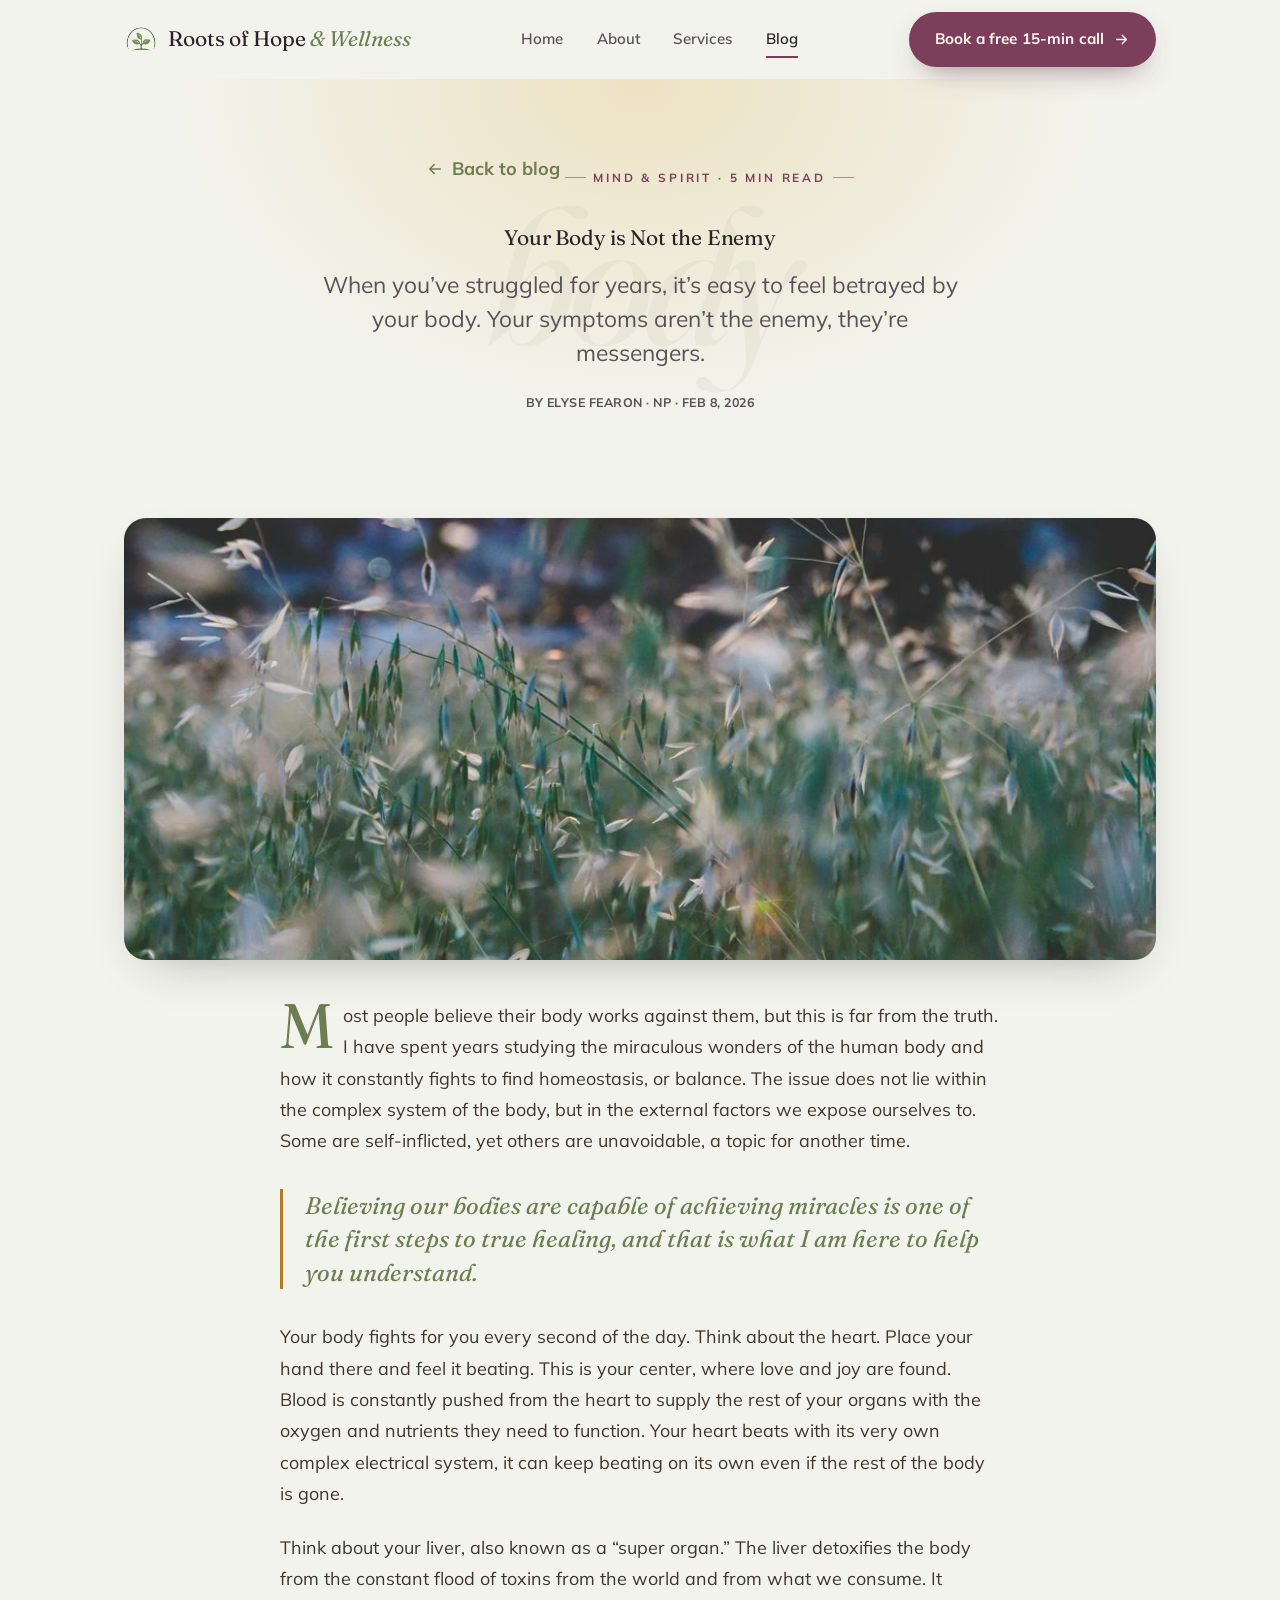
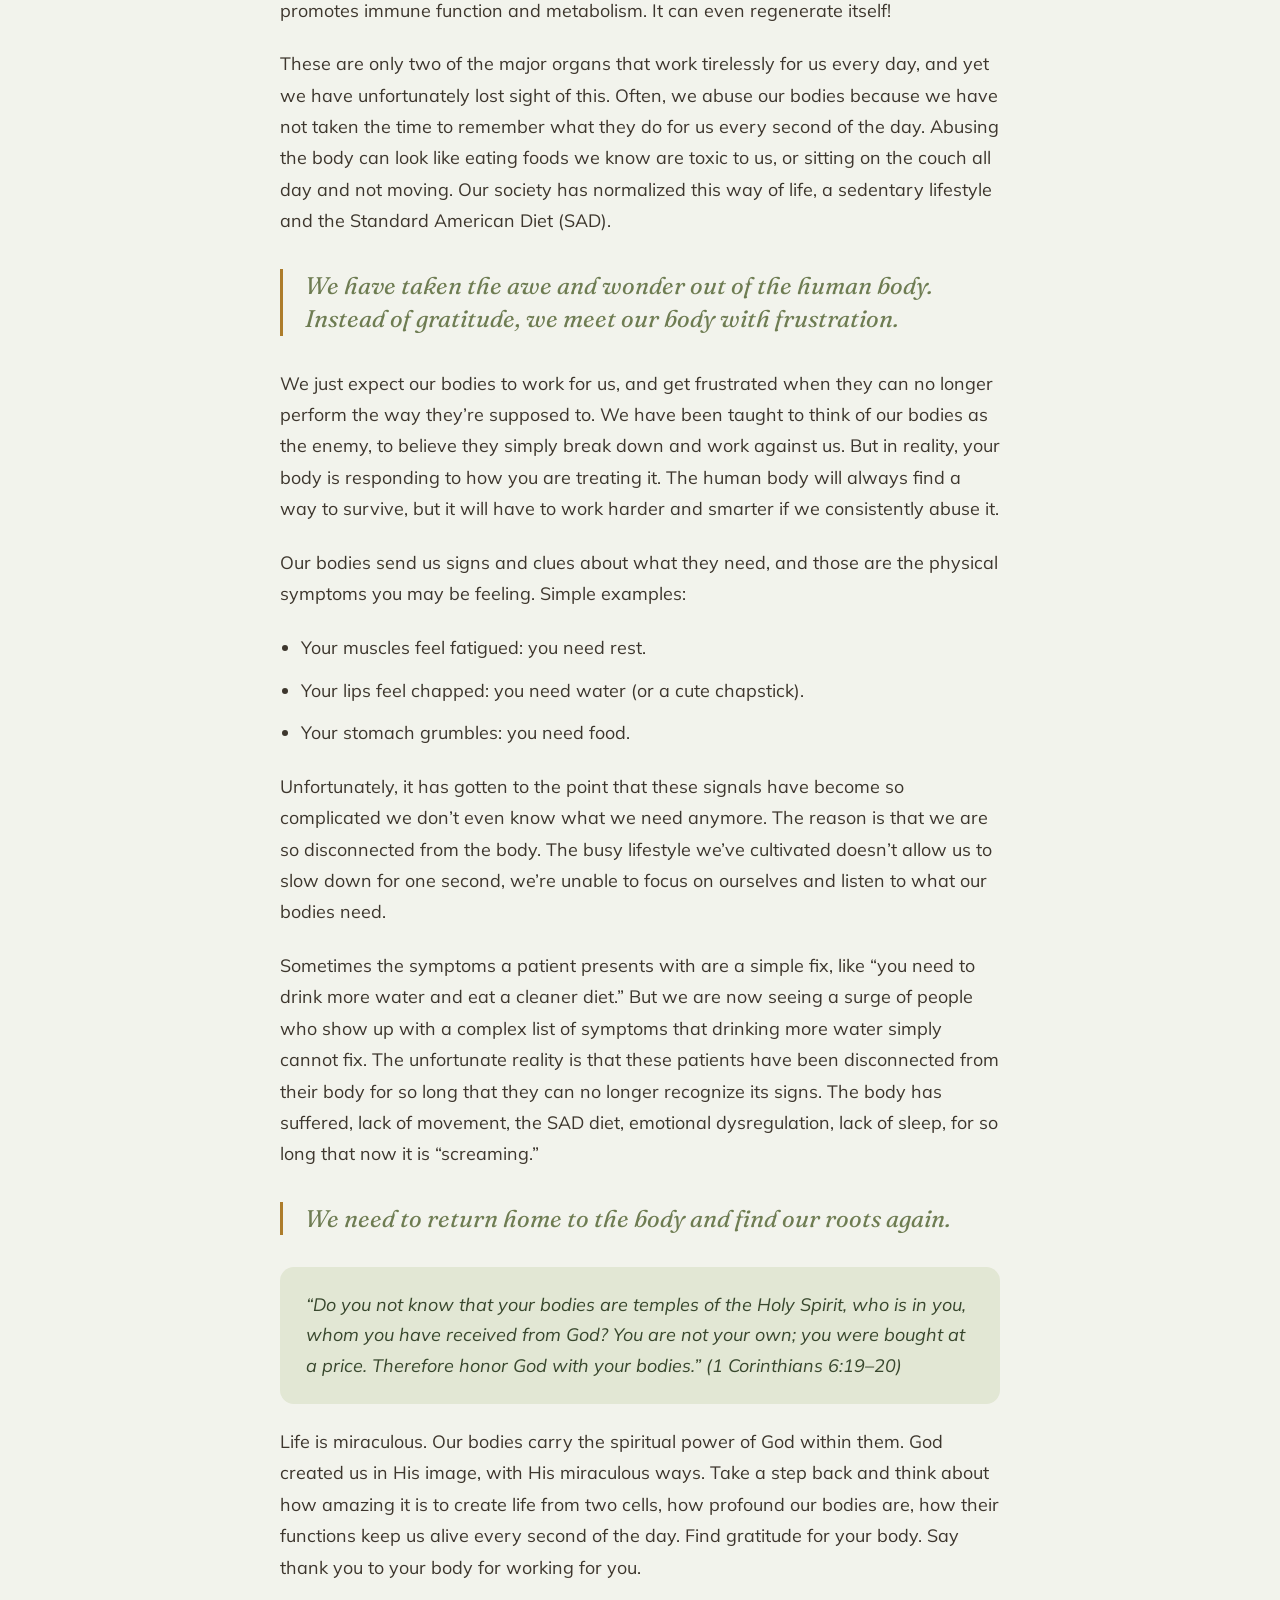
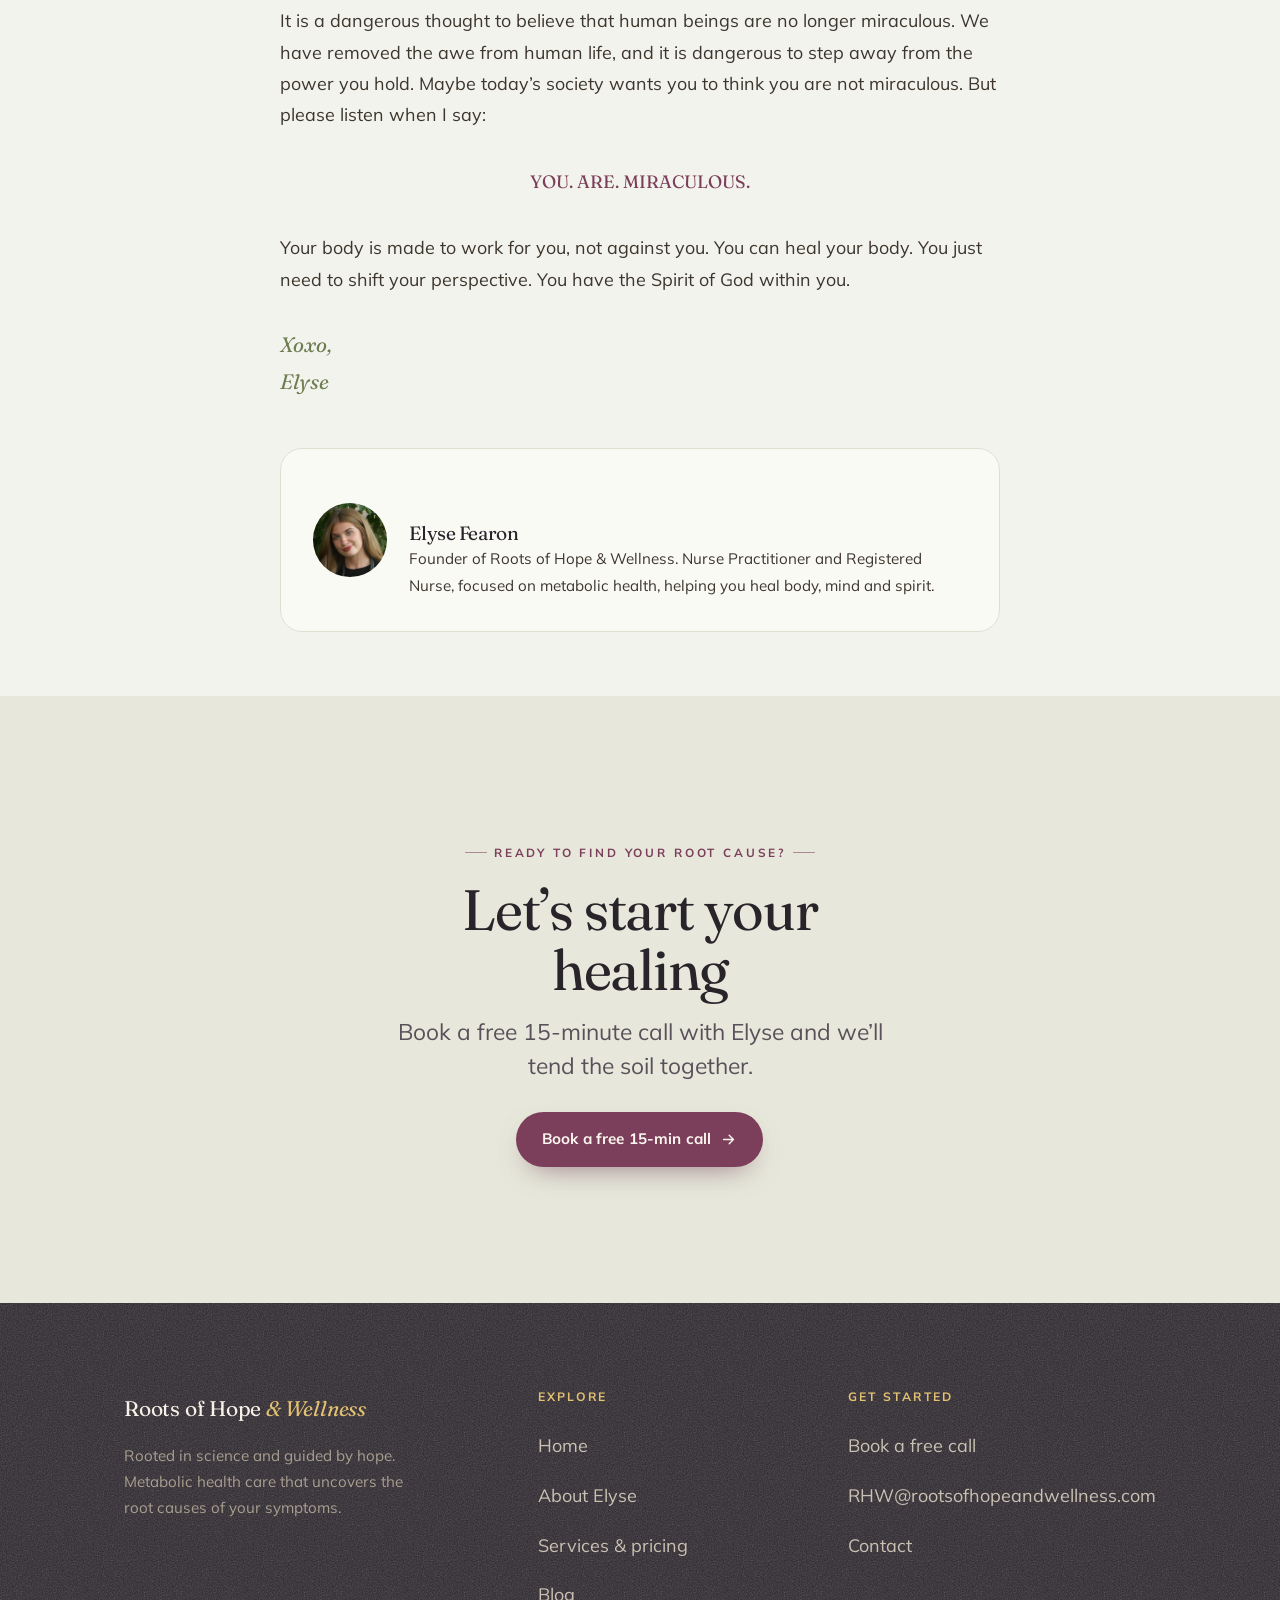
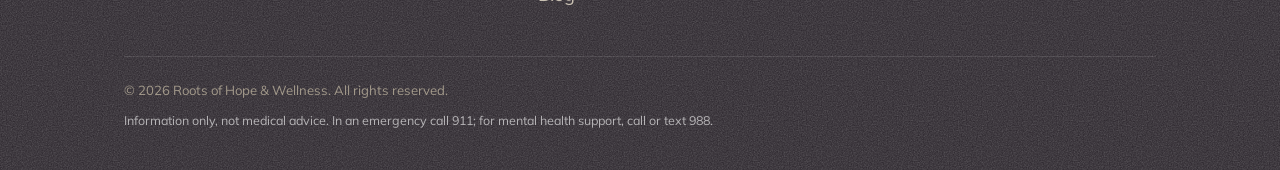
<file: blog-post.html>
<!DOCTYPE html>
<html lang="en">
<head>
<meta charset="UTF-8">
<meta name="viewport" content="width=device-width, initial-scale=1">
<title>Your Body is Not the Enemy | Roots of Hope &amp; Wellness</title>
<meta name="description" content="When you’ve struggled for years, it’s easy to feel betrayed by your body. But your symptoms aren’t the enemy. They’re messengers. A gentler way to listen.">
<link rel="icon" href="assets/img/favicon.png" type="image/png">
<link rel="apple-touch-icon" href="assets/img/apple-touch-icon.png">
<meta name="theme-color" content="#38472D">
<meta property="og:type" content="article">
<meta property="og:site_name" content="Roots of Hope &amp; Wellness">
<meta property="og:title" content="Your Body is Not the Enemy">
<meta property="og:description" content="Your symptoms aren’t the enemy. They’re messengers. A gentler way to listen to your body and begin again.">
<meta name="twitter:card" content="summary_large_image">
<link rel="canonical" href="https://www.rootsofhopeandwellness.com/blog-post">
<meta property="og:url" content="https://www.rootsofhopeandwellness.com/blog-post">
<meta property="og:image" content="https://www.rootsofhopeandwellness.com/assets/img/nature-4.jpg">
<meta name="twitter:image" content="https://www.rootsofhopeandwellness.com/assets/img/nature-4.jpg">
<link rel="preconnect" href="https://fonts.googleapis.com">
<link rel="preconnect" href="https://fonts.gstatic.com" crossorigin>
<link href="https://fonts.googleapis.com/css2?family=Fraunces:ital,opsz,wght@0,9..144,400;0,9..144,500;1,9..144,400&family=Mulish:wght@400;600;700&display=swap" rel="stylesheet">
<link rel="stylesheet" href="assets/css/styles.css?v=14">
<script type="application/ld+json">
{
  "@context": "https://schema.org",
  "@type": "BlogPosting",
  "headline": "Your Body is Not the Enemy",
  "description": "Your symptoms aren't the enemy. They're messengers. A gentler way to listen to your body and begin again.",
  "image": "https://www.rootsofhopeandwellness.com/assets/img/nature-4.jpg",
  "datePublished": "2026-02-08",
  "dateModified": "2026-02-08",
  "author": { "@type": "Person", "name": "Elyse Fearon", "jobTitle": "Nurse Practitioner" },
  "publisher": { "@type": "Organization", "name": "Roots of Hope & Wellness", "logo": { "@type": "ImageObject", "url": "https://www.rootsofhopeandwellness.com/assets/img/logo-mark.png" } },
  "mainEntityOfPage": { "@type": "WebPage", "@id": "https://www.rootsofhopeandwellness.com/blog-post" }
}
</script>
<script type="application/ld+json">
{ "@context": "https://schema.org", "@type": "BreadcrumbList", "itemListElement": [
  { "@type": "ListItem", "position": 1, "name": "Home", "item": "https://www.rootsofhopeandwellness.com/" },
  { "@type": "ListItem", "position": 2, "name": "Blog", "item": "https://www.rootsofhopeandwellness.com/blog" },
  { "@type": "ListItem", "position": 3, "name": "Your Body is Not the Enemy", "item": "https://www.rootsofhopeandwellness.com/blog-post" }
] }
</script>
</head>
<body>
<a class="skip-link" href="#main">Skip to content</a>

<header class="site-header">
  <div class="wrap nav">
    <a class="brand" href="index.html" aria-label="Roots of Hope and Wellness home">
      <img class="mark" src="assets/img/logo-mark.png" alt="" width="40" height="40">
      <span>Roots of Hope <span class="sub">&amp; Wellness</span></span>
    </a>
    <nav class="nav-links" aria-label="Primary">
      <a href="index.html">Home</a>
      <a href="about.html">About</a>
      <a href="services.html">Services</a>
      <a href="blog.html" aria-current="page">Blog</a>
    </nav>
    <div class="nav-cta">
      <a class="btn btn-primary" href="booking.html">Book a free 15-min call
        <svg class="ico" width="17" height="17" viewBox="0 0 24 24" fill="none" stroke="currentColor" stroke-width="2" stroke-linecap="round" stroke-linejoin="round" aria-hidden="true"><path d="M5 12h14M13 6l6 6-6 6"/></svg>
      </a>
      <button class="nav-toggle" aria-label="Open menu" aria-expanded="false" aria-controls="mobile-menu">
        <svg viewBox="0 0 24 24" fill="none" stroke="currentColor" stroke-width="1.8" stroke-linecap="round" aria-hidden="true"><path d="M4 7h16M4 12h16M4 17h16"/></svg>
      </button>
    </div>
  </div>
</header>

<div class="mobile-panel" id="mobile-menu" inert>
  <div class="wrap mp-head" style="padding:0">
    <span class="brand"><span>Roots of Hope <span class="sub">&amp; Wellness</span></span></span>
    <button class="nav-toggle" data-close aria-label="Close menu" aria-controls="mobile-menu">
      <svg viewBox="0 0 24 24" fill="none" stroke="currentColor" stroke-width="1.8" stroke-linecap="round" aria-hidden="true"><path d="M6 6l12 12M18 6 6 18"/></svg>
    </button>
  </div>
  <nav aria-label="Site menu">
    <a href="index.html">Home</a>
    <a href="about.html">About</a>
    <a href="services.html">Services</a>
    <a href="blog.html">Blog</a>
  </nav>
  <a class="btn btn-primary" href="booking.html">Book a free 15-min call</a>
</div>

<main id="main">

  <article class="article">
    <section class="page-hero" style="padding-bottom:0">
      <div class="glow" aria-hidden="true"></div>
      <div class="wrap article-head section-head">
        <span class="ghost-word" aria-hidden="true">body</span>
        <a class="link-arrow reveal" href="blog.html" style="margin-bottom:1.4rem">
          <svg width="18" height="18" viewBox="0 0 24 24" fill="none" stroke="currentColor" stroke-width="2" stroke-linecap="round" stroke-linejoin="round" aria-hidden="true" style="transform:rotate(180deg)"><path d="M5 12h14M13 6l6 6-6 6"/></svg>
          Back to blog
        </a>
        <span class="eyebrow center reveal" style="justify-content:center">Mind &amp; spirit · 5 min read</span>
        <h1 class="reveal reveal-d1" style="font-size:clamp(2.2rem,1.6rem+3vw,3.6rem);margin-top:1rem">Your Body is Not the Enemy</h1>
        <p class="lede reveal reveal-d2" style="margin-top:1.2rem">When you’ve struggled for years, it’s easy to feel betrayed by your body. Your symptoms aren’t the enemy, they’re messengers.</p>
        <p class="muted reveal reveal-d3" style="margin-top:1.4rem;font-weight:700;letter-spacing:.04em;text-transform:uppercase;font-size:.78rem">By Elyse Fearon · NP · Feb 8, 2026</p>
      </div>
    </section>

    <div class="wrap">
      <figure class="article-hero-img reveal" style="background:#DCE3CC">
        <img src="assets/img/nature-4.jpg" alt="Tall grasses glowing in warm sunrise light" style="width:100%;height:100%;object-fit:cover;object-position:center 60%" width="1000" height="1500" loading="lazy">
      </figure>

      <div class="article-body reveal">
        <p class="dropcap">Most people believe their body works against them, but this is far from the truth. I have spent years studying the miraculous wonders of the human body and how it constantly fights to find homeostasis, or balance. The issue does not lie within the complex system of the body, but in the external factors we expose ourselves to. Some are self-inflicted, yet others are unavoidable, a topic for another time.</p>

        <blockquote>Believing our bodies are capable of achieving miracles is one of the first steps to true healing, and that is what I am here to help you understand.</blockquote>

        <p>Your body fights for you every second of the day. Think about the heart. Place your hand there and feel it beating. This is your center, where love and joy are found. Blood is constantly pushed from the heart to supply the rest of your organs with the oxygen and nutrients they need to function. Your heart beats with its very own complex electrical system, it can keep beating on its own even if the rest of the body is gone.</p>

        <p>Think about your liver, also known as a “super organ.” The liver detoxifies the body from the constant flood of toxins from the world and from what we consume. It promotes immune function and metabolism. It can even regenerate itself!</p>

        <p>These are only two of the major organs that work tirelessly for us every day, and yet we have unfortunately lost sight of this. Often, we abuse our bodies because we have not taken the time to remember what they do for us every second of the day. Abusing the body can look like eating foods we know are toxic to us, or sitting on the couch all day and not moving. Our society has normalized this way of life, a sedentary lifestyle and the Standard American Diet (SAD).</p>

        <blockquote>We have taken the awe and wonder out of the human body. Instead of gratitude, we meet our body with frustration.</blockquote>

        <p>We just expect our bodies to work for us, and get frustrated when they can no longer perform the way they’re supposed to. We have been taught to think of our bodies as the enemy, to believe they simply break down and work against us. But in reality, your body is responding to how you are treating it. The human body will always find a way to survive, but it will have to work harder and smarter if we consistently abuse it.</p>

        <p>Our bodies send us signs and clues about what they need, and those are the physical symptoms you may be feeling. Simple examples:</p>
        <ul>
          <li>Your muscles feel fatigued: you need rest.</li>
          <li>Your lips feel chapped: you need water (or a cute chapstick).</li>
          <li>Your stomach grumbles: you need food.</li>
        </ul>

        <p>Unfortunately, it has gotten to the point that these signals have become so complicated we don’t even know what we need anymore. The reason is that we are so disconnected from the body. The busy lifestyle we’ve cultivated doesn’t allow us to slow down for one second, we’re unable to focus on ourselves and listen to what our bodies need.</p>

        <p>Sometimes the symptoms a patient presents with are a simple fix, like “you need to drink more water and eat a cleaner diet.” But we are now seeing a surge of people who show up with a complex list of symptoms that drinking more water simply cannot fix. The unfortunate reality is that these patients have been disconnected from their body for so long that they can no longer recognize its signs. The body has suffered, lack of movement, the SAD diet, emotional dysregulation, lack of sleep, for so long that now it is “screaming.”</p>

        <blockquote>We need to return home to the body and find our roots again.</blockquote>

        <div class="scripture">“Do you not know that your bodies are temples of the Holy Spirit, who is in you, whom you have received from God? You are not your own; you were bought at a price. Therefore honor God with your bodies.” (1 Corinthians 6:19–20)</div>

        <p>Life is miraculous. Our bodies carry the spiritual power of God within them. God created us in His image, with His miraculous ways. Take a step back and think about how amazing it is to create life from two cells, how profound our bodies are, how their functions keep us alive every second of the day. Find gratitude for your body. Say thank you to your body for working for you.</p>

        <p>It is a dangerous thought to believe that human beings are no longer miraculous. We have removed the awe from human life, and it is dangerous to step away from the power you hold. Maybe today’s society wants you to think you are not miraculous. But please listen when I say:</p>

        <p style="text-align:center;font-family:var(--font-display);font-size:clamp(1.7rem,1.3rem+1.6vw,2.4rem);color:var(--c-clay);margin:2.2rem 0">YOU. ARE. MIRACULOUS.</p>

        <p>Your body is made to work for you, not against you. You can heal your body. You just need to shift your perspective. You have the Spirit of God within you.</p>

        <p style="font-family:var(--font-display);font-style:italic;font-size:1.3rem;color:var(--c-sage);margin-top:2rem">Xoxo,<br>Elyse</p>
      </div>

      <!-- author card -->
      <div class="article-body reveal" style="margin-top:3rem">
        <div class="card" style="flex-direction:row;align-items:center;gap:1.4rem">
          <img src="assets/img/elyse-avatar.jpg" alt="" width="74" height="74" loading="lazy" style="width:74px;height:74px;border-radius:50%;flex:none;object-fit:cover">
          <div>
            <h2 style="font-size:1.2rem">Elyse Fearon</h2>
            <p class="muted" style="font-size:.95rem;margin-top:.2rem">Founder of Roots of Hope &amp; Wellness. Nurse Practitioner and Registered Nurse, focused on metabolic health, helping you heal body, mind and spirit.</p>
          </div>
        </div>
      </div>
    </div>

    <!-- CTA -->
    <section class="section bg-sand center" style="margin-top:clamp(3rem,5vw,5rem)">
      <div class="wrap measure">
        <span class="eyebrow center reveal">Ready to find your root cause?</span>
        <h2 class="reveal reveal-d1">Let’s start your healing</h2>
        <p class="lede reveal reveal-d2" style="margin-top:1rem">Book a free 15-minute call with Elyse and we’ll tend the soil together.</p>
        <a class="btn btn-primary reveal reveal-d3" href="booking.html" style="margin-top:1.8rem">Book a free 15-min call
          <svg class="ico" width="17" height="17" viewBox="0 0 24 24" fill="none" stroke="currentColor" stroke-width="2" stroke-linecap="round" stroke-linejoin="round" aria-hidden="true"><path d="M5 12h14M13 6l6 6-6 6"/></svg>
        </a>
      </div>
    </section>
  </article>

</main>

<div class="mobile-cta">
  <a class="btn btn-primary" href="booking.html">Book a free 15-min call
    <svg class="ico" width="17" height="17" viewBox="0 0 24 24" fill="none" stroke="currentColor" stroke-width="2" stroke-linecap="round" stroke-linejoin="round" aria-hidden="true"><path d="M5 12h14M13 6l6 6-6 6"/></svg>
  </a>
</div>

<footer class="site-footer">
  <div class="wrap">
    <div class="footer-top">
      <div class="footer-brand">
        <a class="brand" href="index.html"><span>Roots of Hope <span class="sub">&amp; Wellness</span></span></a>
        <p>Rooted in science and guided by hope. Metabolic health care that uncovers the root causes of your symptoms.</p>
      </div>
      <div class="footer-col">
        <h4>Explore</h4>
        <a href="index.html">Home</a>
        <a href="about.html">About Elyse</a>
        <a href="services.html">Services &amp; pricing</a>
        <a href="blog.html">Blog</a>
      </div>
      <div class="footer-col">
        <h4>Get started</h4>
        <a href="booking.html">Book a free call</a>        <a href="mailto:RHW@rootsofhopeandwellness.com">RHW@rootsofhopeandwellness.com</a>
        <a href="booking.html">Contact</a>
      </div>
    </div>
    <div class="footer-bottom">
      <span>© <span data-year>2026</span> Roots of Hope &amp; Wellness. All rights reserved.</span>
      <span class="safety">Information only, not medical advice. In an emergency call 911; for mental health support, call or text 988.</span>
    </div>
  </div>
</footer>

<script src="assets/js/main.js?v=3" defer></script>
</body>
</html>
</file>
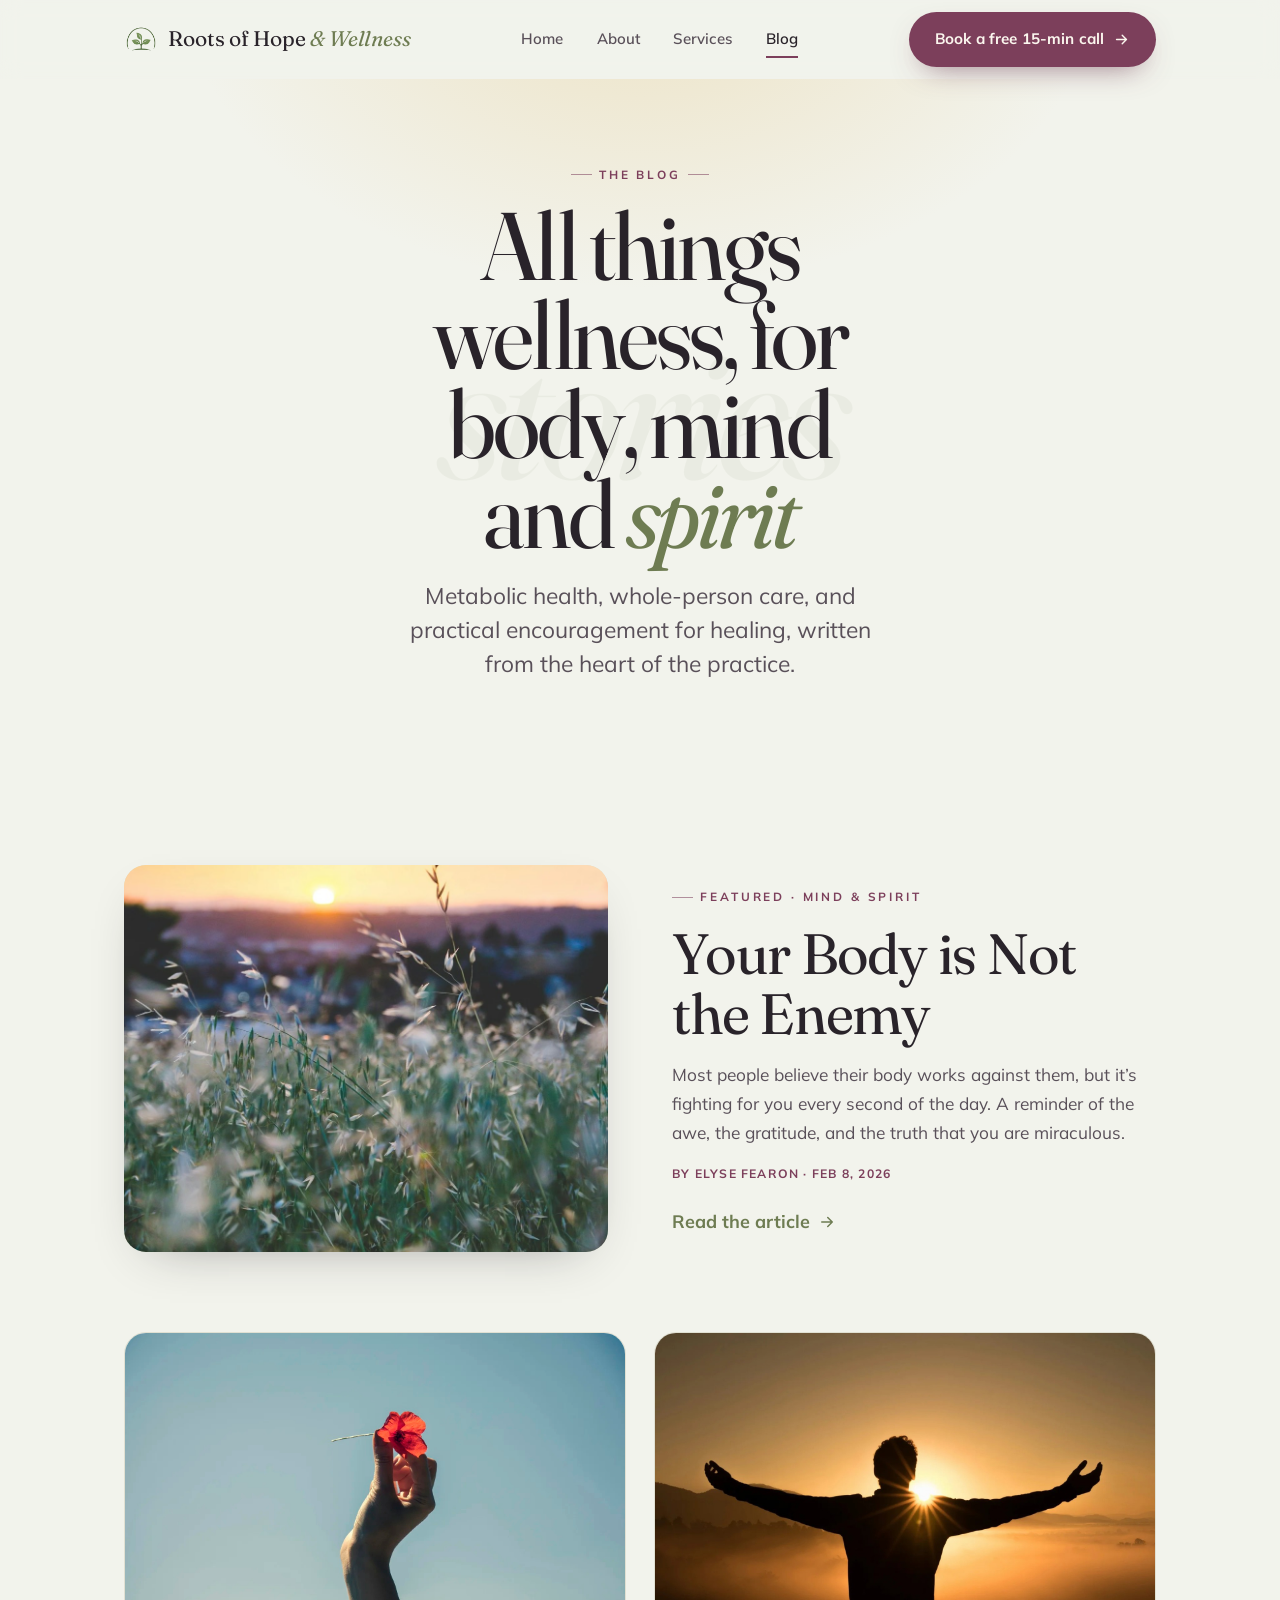
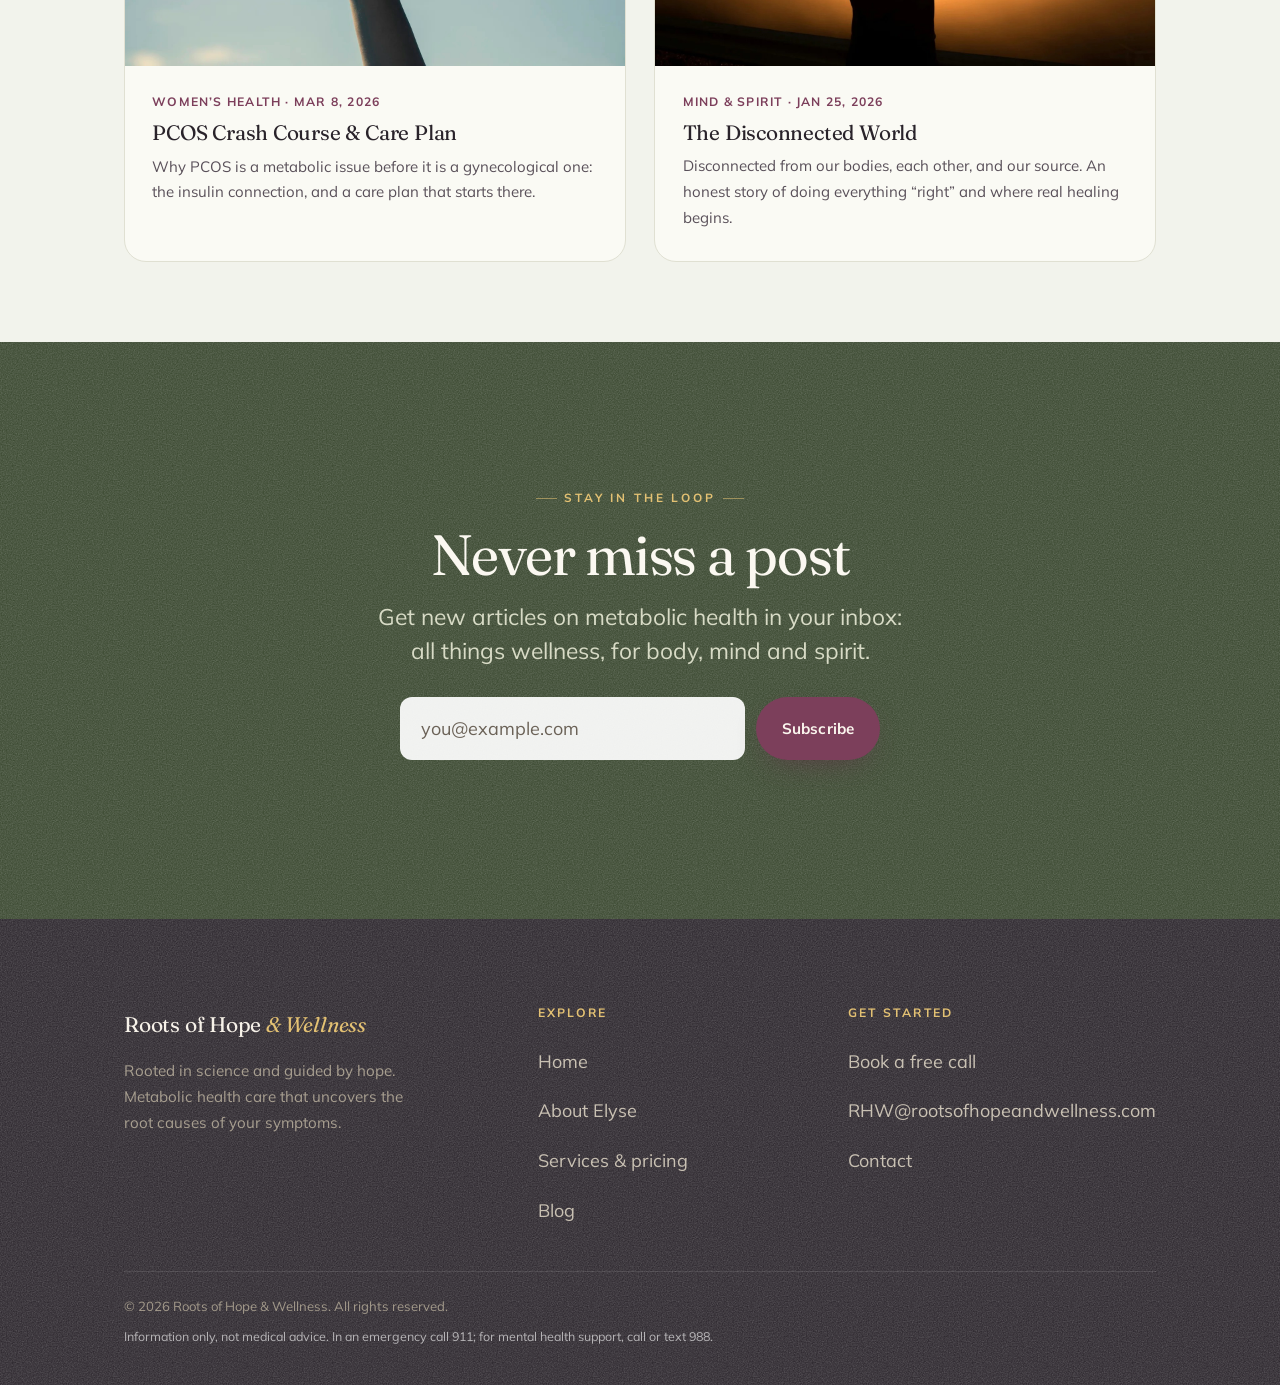
<file: blog.html>
<!DOCTYPE html>
<html lang="en">
<head>
<meta charset="UTF-8">
<meta name="viewport" content="width=device-width, initial-scale=1">
<title>Blog | Roots of Hope &amp; Wellness</title>
<meta name="description" content="Metabolic health and healing: all things wellness, for body, mind and spirit. Articles from Elyse Fearon.">
<link rel="icon" href="assets/img/favicon.png" type="image/png">
<link rel="apple-touch-icon" href="assets/img/apple-touch-icon.png">
<meta name="theme-color" content="#38472D">
<meta property="og:type" content="website">
<meta property="og:site_name" content="Roots of Hope &amp; Wellness">
<meta property="og:title" content="Blog | Roots of Hope &amp; Wellness">
<meta property="og:description" content="A place to share health tips and knowledge: all things wellness, for body, mind and spirit. Articles from Elyse Fearon.">
<meta name="twitter:card" content="summary_large_image">
<link rel="canonical" href="https://www.rootsofhopeandwellness.com/blog">
<meta property="og:url" content="https://www.rootsofhopeandwellness.com/blog">
<meta property="og:image" content="https://www.rootsofhopeandwellness.com/assets/img/og-image.jpg">
<meta name="twitter:image" content="https://www.rootsofhopeandwellness.com/assets/img/og-image.jpg">
<link rel="preconnect" href="https://fonts.googleapis.com">
<link rel="preconnect" href="https://fonts.gstatic.com" crossorigin>
<link href="https://fonts.googleapis.com/css2?family=Fraunces:ital,opsz,wght@0,9..144,400;0,9..144,500;1,9..144,400&family=Mulish:wght@400;600;700&display=swap" rel="stylesheet">
<link rel="stylesheet" href="assets/css/styles.css?v=14">
<script type="application/ld+json">
{ "@context": "https://schema.org", "@type": "BreadcrumbList", "itemListElement": [
  { "@type": "ListItem", "position": 1, "name": "Home", "item": "https://www.rootsofhopeandwellness.com/" },
  { "@type": "ListItem", "position": 2, "name": "Blog", "item": "https://www.rootsofhopeandwellness.com/blog" }
] }
</script>
</head>
<body>
<a class="skip-link" href="#main">Skip to content</a>

<header class="site-header">
  <div class="wrap nav">
    <a class="brand" href="index.html" aria-label="Roots of Hope and Wellness home">
      <img class="mark" src="assets/img/logo-mark.png" alt="" width="40" height="40">
      <span>Roots of Hope <span class="sub">&amp; Wellness</span></span>
    </a>
    <nav class="nav-links" aria-label="Primary">
      <a href="index.html">Home</a>
      <a href="about.html">About</a>
      <a href="services.html">Services</a>
      <a href="blog.html" aria-current="page">Blog</a>
    </nav>
    <div class="nav-cta">
      <a class="btn btn-primary" href="booking.html">Book a free 15-min call
        <svg class="ico" width="17" height="17" viewBox="0 0 24 24" fill="none" stroke="currentColor" stroke-width="2" stroke-linecap="round" stroke-linejoin="round" aria-hidden="true"><path d="M5 12h14M13 6l6 6-6 6"/></svg>
      </a>
      <button class="nav-toggle" aria-label="Open menu" aria-expanded="false" aria-controls="mobile-menu">
        <svg viewBox="0 0 24 24" fill="none" stroke="currentColor" stroke-width="1.8" stroke-linecap="round" aria-hidden="true"><path d="M4 7h16M4 12h16M4 17h16"/></svg>
      </button>
    </div>
  </div>
</header>

<div class="mobile-panel" id="mobile-menu" inert>
  <div class="wrap mp-head" style="padding:0">
    <span class="brand"><span>Roots of Hope <span class="sub">&amp; Wellness</span></span></span>
    <button class="nav-toggle" data-close aria-label="Close menu" aria-controls="mobile-menu">
      <svg viewBox="0 0 24 24" fill="none" stroke="currentColor" stroke-width="1.8" stroke-linecap="round" aria-hidden="true"><path d="M6 6l12 12M18 6 6 18"/></svg>
    </button>
  </div>
  <nav aria-label="Site menu">
    <a href="index.html">Home</a>
    <a href="about.html">About</a>
    <a href="services.html">Services</a>
    <a href="blog.html">Blog</a>
  </nav>
  <a class="btn btn-primary" href="booking.html">Book a free 15-min call</a>
</div>

<main id="main">

  <section class="page-hero">
    <div class="glow" aria-hidden="true"></div>
    <div class="wrap measure section-head">
      <span class="ghost-word" aria-hidden="true">stories</span>
      <span class="eyebrow center reveal">The blog</span>
      <h1 class="h-display reveal reveal-d1">All things wellness, for body, mind and <span class="em">spirit</span></h1>
      <p class="lede reveal reveal-d2">Metabolic health, whole-person care, and practical encouragement for healing, written from the heart of the practice.</p>
    </div>
  </section>

  <!-- featured -->
  <section class="section section-tight">
    <div class="wrap">
      <a class="split reveal" href="blog-post.html" style="align-items:center;text-decoration:none">
        <div class="split-media">
          <figure class="framed" style="aspect-ratio:5/4;background:#DCE3CC">
            <img class="framed-photo" src="assets/img/nature-4.jpg" alt="Tall grasses glowing in warm sunrise light" width="1000" height="800" loading="lazy" style="object-position:center 60%">
          </figure>
        </div>
        <div class="split-copy">
          <span class="eyebrow">Featured · Mind &amp; spirit</span>
          <h2>Your Body is Not the Enemy</h2>
          <p class="muted" style="margin-top:1rem;font-size:1.08rem">Most people believe their body works against them, but it’s fighting for you every second of the day. A reminder of the awe, the gratitude, and the truth that you are miraculous.</p>
          <p class="post-meta" style="margin-top:1rem">By Elyse Fearon · Feb 8, 2026</p>
          <span class="link-arrow" style="margin-top:1.4rem">Read the article
            <svg width="18" height="18" viewBox="0 0 24 24" fill="none" stroke="currentColor" stroke-width="2" stroke-linecap="round" stroke-linejoin="round" aria-hidden="true"><path d="M5 12h14M13 6l6 6-6 6"/></svg>
          </span>
        </div>
      </a>
    </div>
  </section>

  <!-- grid -->
  <section class="section section-tight" style="padding-top:0">
    <div class="wrap">
      <div class="card-grid">
        <a class="post-card reveal" href="blog-pcos.html">
          <div class="post-thumb"><img src="assets/img/poppy.jpg" alt="A hand reaching skyward holding a red poppy" width="400" height="250" loading="lazy" style="object-position:center 40%"></div>
          <div class="post-body"><span class="post-meta">Women’s health · Mar 8, 2026</span><h3>PCOS Crash Course &amp; Care Plan</h3><p>Why PCOS is a metabolic issue before it is a gynecological one: the insulin connection, and a care plan that starts there.</p></div>
        </a>
        <a class="post-card reveal reveal-d1" href="blog-disconnected.html">
          <div class="post-thumb"><img src="assets/img/nature-2.jpg" alt="A person with arms raised toward a golden sunrise" width="400" height="250" loading="lazy" style="object-position:center 35%"></div>
          <div class="post-body"><span class="post-meta">Mind &amp; spirit · Jan 25, 2026</span><h3>The Disconnected World</h3><p>Disconnected from our bodies, each other, and our source. An honest story of doing everything “right” and where real healing begins.</p></div>
        </a>
      </div>
    </div>
  </section>

  <!-- newsletter -->
  <section class="section bg-sage cta-band">
    <div class="wrap center" style="max-width:680px">
      <span class="eyebrow center reveal">Stay in the loop</span>
      <h2 class="reveal reveal-d1">Never miss a post</h2>
      <p class="lede reveal reveal-d2" style="margin-top:1rem">Get new articles on metabolic health in your inbox: all things wellness, for body, mind and spirit.</p>
      <form class="reveal reveal-d3 ml-newsletter" action="https://assets.mailerlite.com/jsonp/2464415/forms/191029864451540291/subscribe" method="post" target="ml-hidden" data-success="You’re in. Check your inbox to confirm." style="margin-top:1.8rem">
        <div class="field-row center">
          <input type="email" name="fields[email]" required placeholder="you@example.com" aria-label="Email address">
          <input type="hidden" name="ml-submit" value="1">
          <input type="hidden" name="anticsrf" value="true">
          <button type="submit" class="btn btn-primary">Subscribe</button>
        </div>
        <p class="form-msg" role="status" aria-live="polite"></p>
      </form>
    </div>
  </section>

</main>

<div class="mobile-cta">
  <a class="btn btn-primary" href="booking.html">Book a free 15-min call
    <svg class="ico" width="17" height="17" viewBox="0 0 24 24" fill="none" stroke="currentColor" stroke-width="2" stroke-linecap="round" stroke-linejoin="round" aria-hidden="true"><path d="M5 12h14M13 6l6 6-6 6"/></svg>
  </a>
</div>

<footer class="site-footer">
  <div class="wrap">
    <div class="footer-top">
      <div class="footer-brand">
        <a class="brand" href="index.html"><span>Roots of Hope <span class="sub">&amp; Wellness</span></span></a>
        <p>Rooted in science and guided by hope. Metabolic health care that uncovers the root causes of your symptoms.</p>
      </div>
      <div class="footer-col">
        <h4>Explore</h4>
        <a href="index.html">Home</a>
        <a href="about.html">About Elyse</a>
        <a href="services.html">Services &amp; pricing</a>
        <a href="blog.html">Blog</a>
      </div>
      <div class="footer-col">
        <h4>Get started</h4>
        <a href="booking.html">Book a free call</a>        <a href="mailto:RHW@rootsofhopeandwellness.com">RHW@rootsofhopeandwellness.com</a>
        <a href="booking.html">Contact</a>
      </div>
    </div>
    <div class="footer-bottom">
      <span>© <span data-year>2026</span> Roots of Hope &amp; Wellness. All rights reserved.</span>
      <span class="safety">Information only, not medical advice. In an emergency call 911; for mental health support, call or text 988.</span>
    </div>
  </div>
</footer>

<iframe name="ml-hidden" title="MailerLite subscribe" style="position:absolute;width:0;height:0;border:0;left:-9999px" aria-hidden="true" tabindex="-1"></iframe>
<script src="assets/js/main.js?v=3" defer></script>
</body>
</html>
</file>
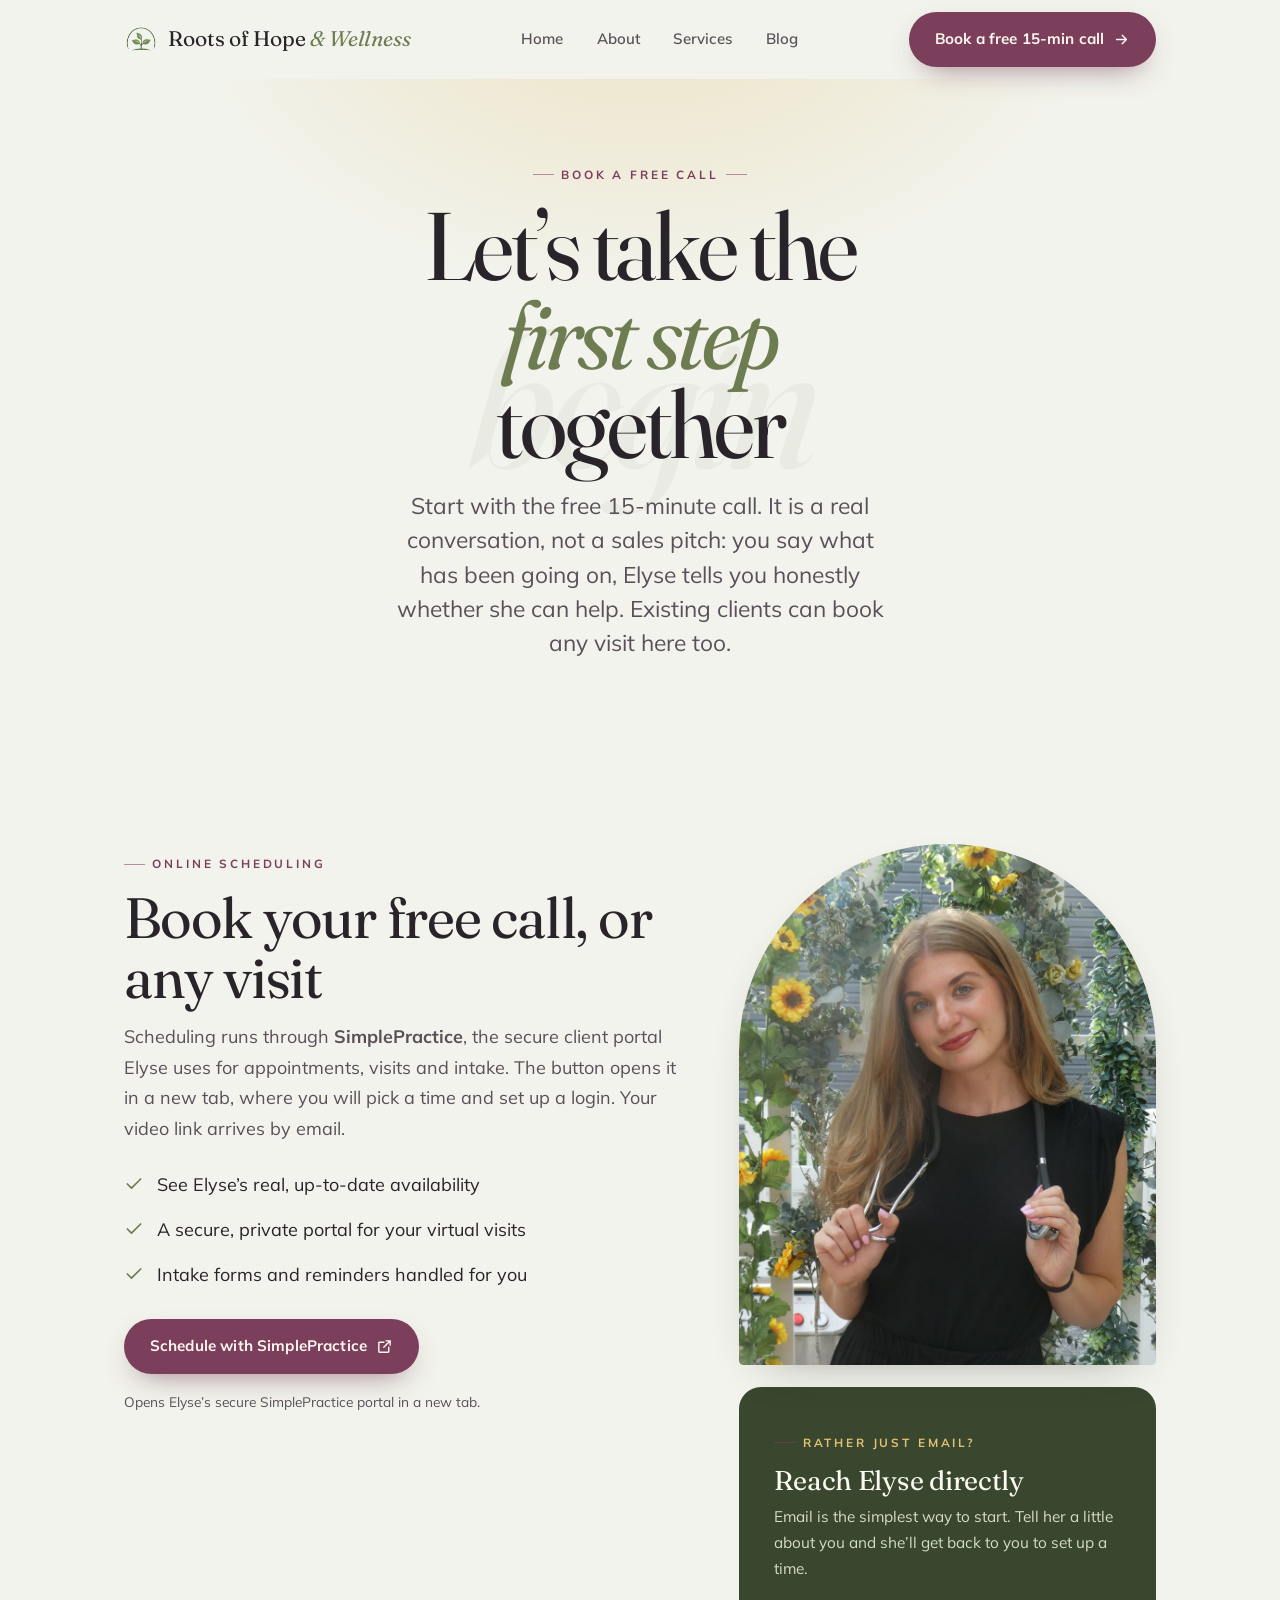
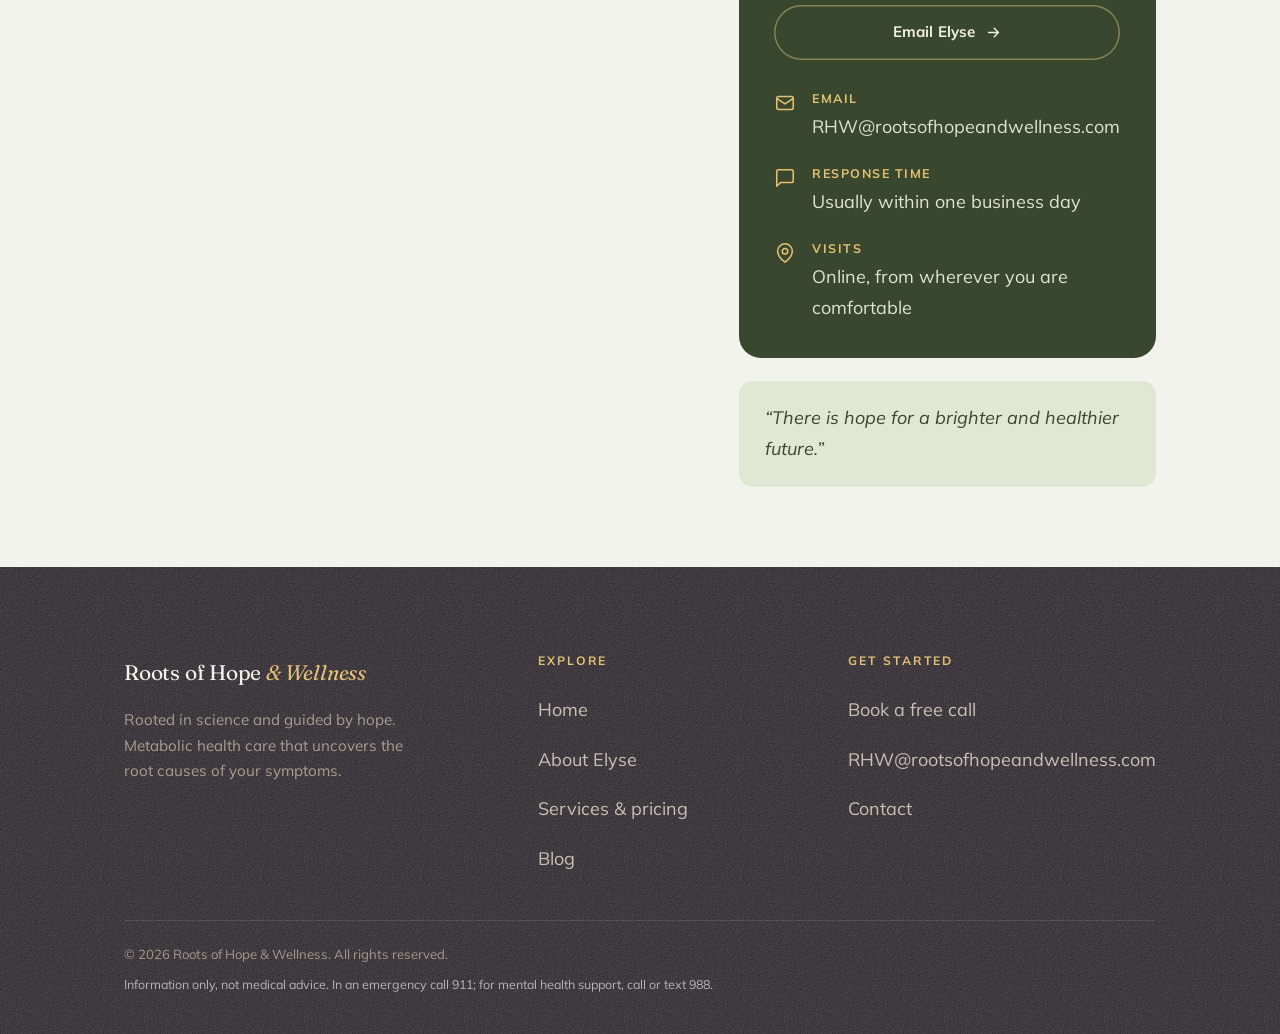
<file: booking.html>
<!DOCTYPE html>
<html lang="en">
<head>
<meta charset="UTF-8">
<meta name="viewport" content="width=device-width, initial-scale=1">
<title>Book a free 15-minute call | Roots of Hope &amp; Wellness</title>
<meta name="description" content="Book your metabolic health consultation with Elyse Fearon. Real-time scheduling, plus how to reach Elyse directly.">
<link rel="icon" href="assets/img/favicon.png" type="image/png">
<link rel="apple-touch-icon" href="assets/img/apple-touch-icon.png">
<meta name="theme-color" content="#38472D">
<meta property="og:type" content="website">
<meta property="og:site_name" content="Roots of Hope &amp; Wellness">
<meta property="og:title" content="Book a free 15-minute call | Roots of Hope &amp; Wellness">
<meta property="og:description" content="Choose a time that works for you. Your first call is unhurried: a chance to be heard and see if we’re a good fit.">
<meta name="twitter:card" content="summary_large_image">
<link rel="canonical" href="https://www.rootsofhopeandwellness.com/booking">
<meta property="og:url" content="https://www.rootsofhopeandwellness.com/booking">
<meta property="og:image" content="https://www.rootsofhopeandwellness.com/assets/img/og-image.jpg">
<meta name="twitter:image" content="https://www.rootsofhopeandwellness.com/assets/img/og-image.jpg">
<link rel="preconnect" href="https://fonts.googleapis.com">
<link rel="preconnect" href="https://fonts.gstatic.com" crossorigin>
<link href="https://fonts.googleapis.com/css2?family=Fraunces:ital,opsz,wght@0,9..144,400;0,9..144,500;1,9..144,400&family=Mulish:wght@400;600;700&display=swap" rel="stylesheet">
<link rel="stylesheet" href="assets/css/styles.css?v=14">
<script type="application/ld+json">
{ "@context": "https://schema.org", "@type": "BreadcrumbList", "itemListElement": [
  { "@type": "ListItem", "position": 1, "name": "Home", "item": "https://www.rootsofhopeandwellness.com/" },
  { "@type": "ListItem", "position": 2, "name": "Book a free call", "item": "https://www.rootsofhopeandwellness.com/booking" }
] }
</script>
</head>
<body>
<a class="skip-link" href="#main">Skip to content</a>

<header class="site-header">
  <div class="wrap nav">
    <a class="brand" href="index.html" aria-label="Roots of Hope and Wellness home">
      <img class="mark" src="assets/img/logo-mark.png" alt="" width="40" height="40">
      <span>Roots of Hope <span class="sub">&amp; Wellness</span></span>
    </a>
    <nav class="nav-links" aria-label="Primary">
      <a href="index.html">Home</a>
      <a href="about.html">About</a>
      <a href="services.html">Services</a>
      <a href="blog.html">Blog</a>
    </nav>
    <div class="nav-cta">
      <a class="btn btn-primary" href="#schedule">Book a free 15-min call
        <svg class="ico" width="17" height="17" viewBox="0 0 24 24" fill="none" stroke="currentColor" stroke-width="2" stroke-linecap="round" stroke-linejoin="round" aria-hidden="true"><path d="M5 12h14M13 6l6 6-6 6"/></svg>
      </a>
      <button class="nav-toggle" aria-label="Open menu" aria-expanded="false" aria-controls="mobile-menu">
        <svg viewBox="0 0 24 24" fill="none" stroke="currentColor" stroke-width="1.8" stroke-linecap="round" aria-hidden="true"><path d="M4 7h16M4 12h16M4 17h16"/></svg>
      </button>
    </div>
  </div>
</header>

<div class="mobile-panel" id="mobile-menu" inert>
  <div class="wrap mp-head" style="padding:0">
    <span class="brand"><span>Roots of Hope <span class="sub">&amp; Wellness</span></span></span>
    <button class="nav-toggle" data-close aria-label="Close menu" aria-controls="mobile-menu">
      <svg viewBox="0 0 24 24" fill="none" stroke="currentColor" stroke-width="1.8" stroke-linecap="round" aria-hidden="true"><path d="M6 6l12 12M18 6 6 18"/></svg>
    </button>
  </div>
  <nav aria-label="Site menu">
    <a href="index.html">Home</a>
    <a href="about.html">About</a>
    <a href="services.html">Services</a>
    <a href="blog.html">Blog</a>
  </nav>
  <a class="btn btn-primary" href="#schedule">Book a free 15-min call</a>
</div>

<main id="main">

  <section class="page-hero">
    <div class="glow" aria-hidden="true"></div>
    <div class="wrap measure section-head">
      <span class="ghost-word" aria-hidden="true">begin</span>
      <span class="eyebrow center reveal">Book a free call</span>
      <h1 class="h-display reveal reveal-d1">Let’s take the <span class="em">first step</span> together</h1>
      <p class="lede reveal reveal-d2">Start with the free 15-minute call. It is a real conversation, not a sales pitch: you say what has been going on, Elyse tells you honestly whether she can help. Existing clients can book any visit here too.</p>
    </div>
  </section>

  <section class="section section-tight" id="schedule">
    <div class="wrap booking-grid">
      <!-- book online via SimplePractice -->
      <div class="reveal">
        <span class="eyebrow">Online scheduling</span>
        <h2 style="margin-top:.8rem;font-size:clamp(1.7rem,1.3rem+1.6vw,2.4rem)">Book your free call, or any visit</h2>
        <p class="muted" style="margin-top:.9rem">Scheduling runs through <strong>SimplePractice</strong>, the secure client portal Elyse uses for appointments, visits and intake. The button opens it in a new tab, where you will pick a time and set up a login. Your video link arrives by email.</p>
        <ul class="checklist" style="margin-top:1.6rem">
          <li><svg viewBox="0 0 24 24" fill="none" stroke="currentColor" stroke-width="2" stroke-linecap="round" stroke-linejoin="round"><path d="M20 6 9 17l-5-5"/></svg><div>See Elyse’s real, up-to-date availability</div></li>
          <li><svg viewBox="0 0 24 24" fill="none" stroke="currentColor" stroke-width="2" stroke-linecap="round" stroke-linejoin="round"><path d="M20 6 9 17l-5-5"/></svg><div>A secure, private portal for your virtual visits</div></li>
          <li><svg viewBox="0 0 24 24" fill="none" stroke="currentColor" stroke-width="2" stroke-linecap="round" stroke-linejoin="round"><path d="M20 6 9 17l-5-5"/></svg><div>Intake forms and reminders handled for you</div></li>
        </ul>
        <a class="btn btn-primary" href="https://elyse-fearon4439.clientsecure.me/" target="_blank" rel="noopener" style="margin-top:1.8rem">Schedule with SimplePractice
          <svg class="ico" width="17" height="17" viewBox="0 0 24 24" fill="none" stroke="currentColor" stroke-width="2" stroke-linecap="round" stroke-linejoin="round" aria-hidden="true"><path d="M14 4h6v6M20 4l-9 9M18 13v6a1 1 0 0 1-1 1H5a1 1 0 0 1-1-1V7a1 1 0 0 1 1-1h6"/></svg>
        </a>
        <p class="muted" style="margin-top:1rem;font-size:.86rem">Opens Elyse’s secure SimplePractice portal in a new tab.</p>
      </div>

      <!-- email + details -->
      <aside class="reveal reveal-d1">
        <figure class="framed arch-top" style="aspect-ratio:4/5;background:#DCE3CC;margin-bottom:1.4rem">
          <img class="framed-photo" src="assets/img/elyse-booking.jpg" alt="Elyse Fearon smiling, holding her stethoscope, in front of a wall of sunflowers and greenery" width="900" height="1125" loading="lazy">
        </figure>
        <div class="contact-card">
          <span class="eyebrow" style="color:var(--c-gold-soft)">Rather just email?</span>
          <h3 style="margin-top:.8rem">Reach Elyse directly</h3>
          <p style="color:#D8DBC6;margin-top:.6rem;font-size:.96rem">Email is the simplest way to start. Tell her a little about you and she’ll get back to you to set up a time.</p>
          <a class="btn btn-ghost" href="mailto:RHW@rootsofhopeandwellness.com?subject=Consultation%20request&amp;body=Hi%20Elyse%2C%0A%0AI%27d%20love%20to%20set%20up%20a%20consultation.%20A%20little%20about%20me%3A%0A%0A-%20What%27s%20going%20on%3A%0A-%20Best%20times%20to%20reach%20me%3A%0A%0AThank%20you%21" style="margin-top:1.4rem;width:100%;justify-content:center">Email Elyse
            <svg class="ico" width="17" height="17" viewBox="0 0 24 24" fill="none" stroke="currentColor" stroke-width="2" stroke-linecap="round" stroke-linejoin="round" aria-hidden="true"><path d="M5 12h14M13 6l6 6-6 6"/></svg>
          </a>
          <ul class="contact-list" style="margin-top:1.8rem">
            <li>
              <svg viewBox="0 0 24 24" fill="none" stroke="currentColor" stroke-width="1.7" stroke-linecap="round" stroke-linejoin="round"><rect x="3" y="5" width="18" height="14" rx="2"/><path d="m3 7 9 6 9-6"/></svg>
              <div><span class="k">Email</span><a class="v" href="mailto:RHW@rootsofhopeandwellness.com">RHW@rootsofhopeandwellness.com</a></div>
            </li>
            <li>
              <svg viewBox="0 0 24 24" fill="none" stroke="currentColor" stroke-width="1.7" stroke-linecap="round" stroke-linejoin="round"><path d="M21 15a2 2 0 0 1-2 2H7l-4 4V5a2 2 0 0 1 2-2h14a2 2 0 0 1 2 2Z"/></svg>
              <div><span class="k">Response time</span><span class="v">Usually within one business day</span></div>
            </li>
            <li>
              <svg viewBox="0 0 24 24" fill="none" stroke="currentColor" stroke-width="1.7" stroke-linecap="round" stroke-linejoin="round"><path d="M12 22s8-6 8-12a8 8 0 1 0-16 0c0 6 8 12 8 12Z"/><circle cx="12" cy="10" r="3"/></svg>
              <div><span class="k">Visits</span><span class="v">Online, from wherever you are comfortable</span></div>
            </li>
          </ul>
        </div>
        <div class="scripture" style="margin-top:1.4rem">“There is hope for a brighter and healthier future.”</div>
      </aside>
    </div>
  </section>

</main>

<div class="mobile-cta">
  <a class="btn btn-primary" href="#schedule">Book a free 15-min call
    <svg class="ico" width="17" height="17" viewBox="0 0 24 24" fill="none" stroke="currentColor" stroke-width="2" stroke-linecap="round" stroke-linejoin="round" aria-hidden="true"><path d="M5 12h14M13 6l6 6-6 6"/></svg>
  </a>
</div>

<footer class="site-footer">
  <div class="wrap">
    <div class="footer-top">
      <div class="footer-brand">
        <a class="brand" href="index.html"><span>Roots of Hope <span class="sub">&amp; Wellness</span></span></a>
        <p>Rooted in science and guided by hope. Metabolic health care that uncovers the root causes of your symptoms.</p>
      </div>
      <div class="footer-col">
        <h4>Explore</h4>
        <a href="index.html">Home</a>
        <a href="about.html">About Elyse</a>
        <a href="services.html">Services &amp; pricing</a>
        <a href="blog.html">Blog</a>
      </div>
      <div class="footer-col">
        <h4>Get started</h4>
        <a href="#schedule">Book a free call</a>        <a href="mailto:RHW@rootsofhopeandwellness.com">RHW@rootsofhopeandwellness.com</a>
        <a href="#schedule">Contact</a>
      </div>
    </div>
    <div class="footer-bottom">
      <span>© <span data-year>2026</span> Roots of Hope &amp; Wellness. All rights reserved.</span>
      <span class="safety">Information only, not medical advice. In an emergency call 911; for mental health support, call or text 988.</span>
    </div>
  </div>
</footer>

<script src="assets/js/main.js?v=3" defer></script>
</body>
</html>
</file>
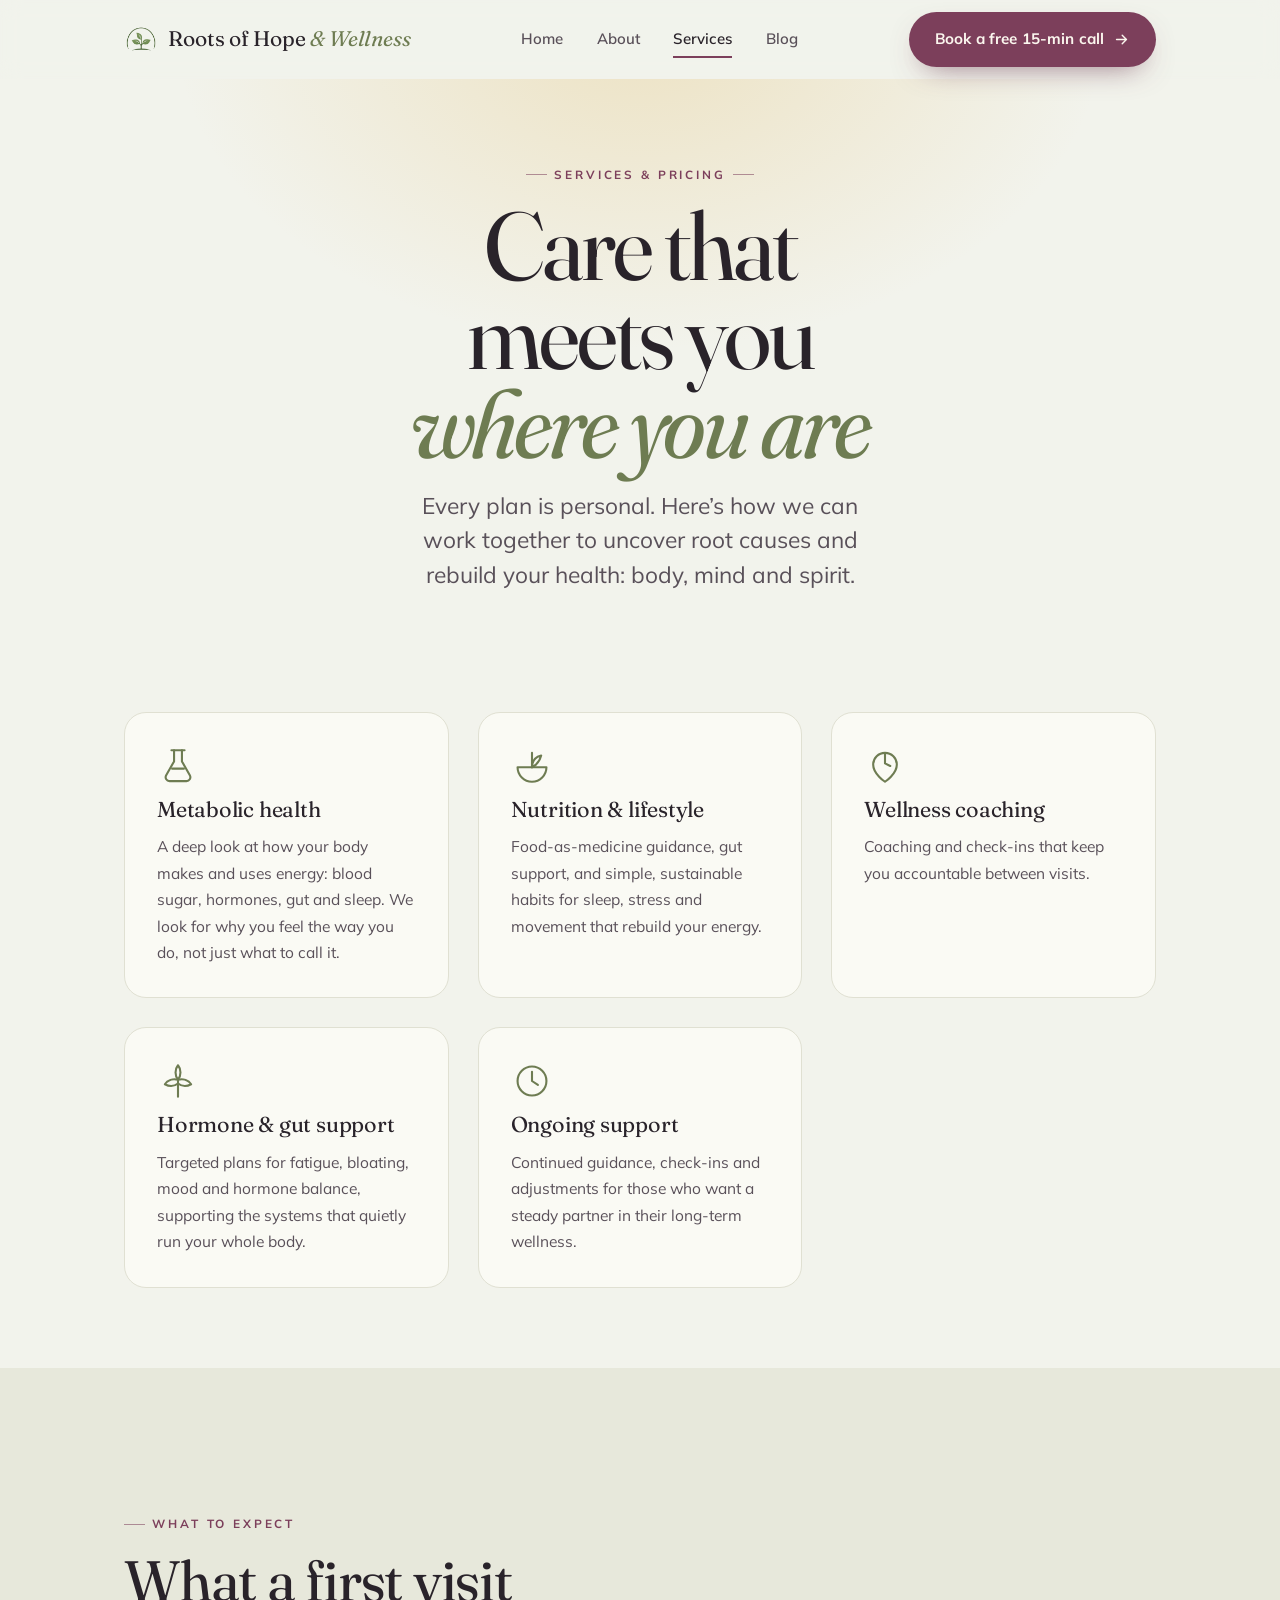
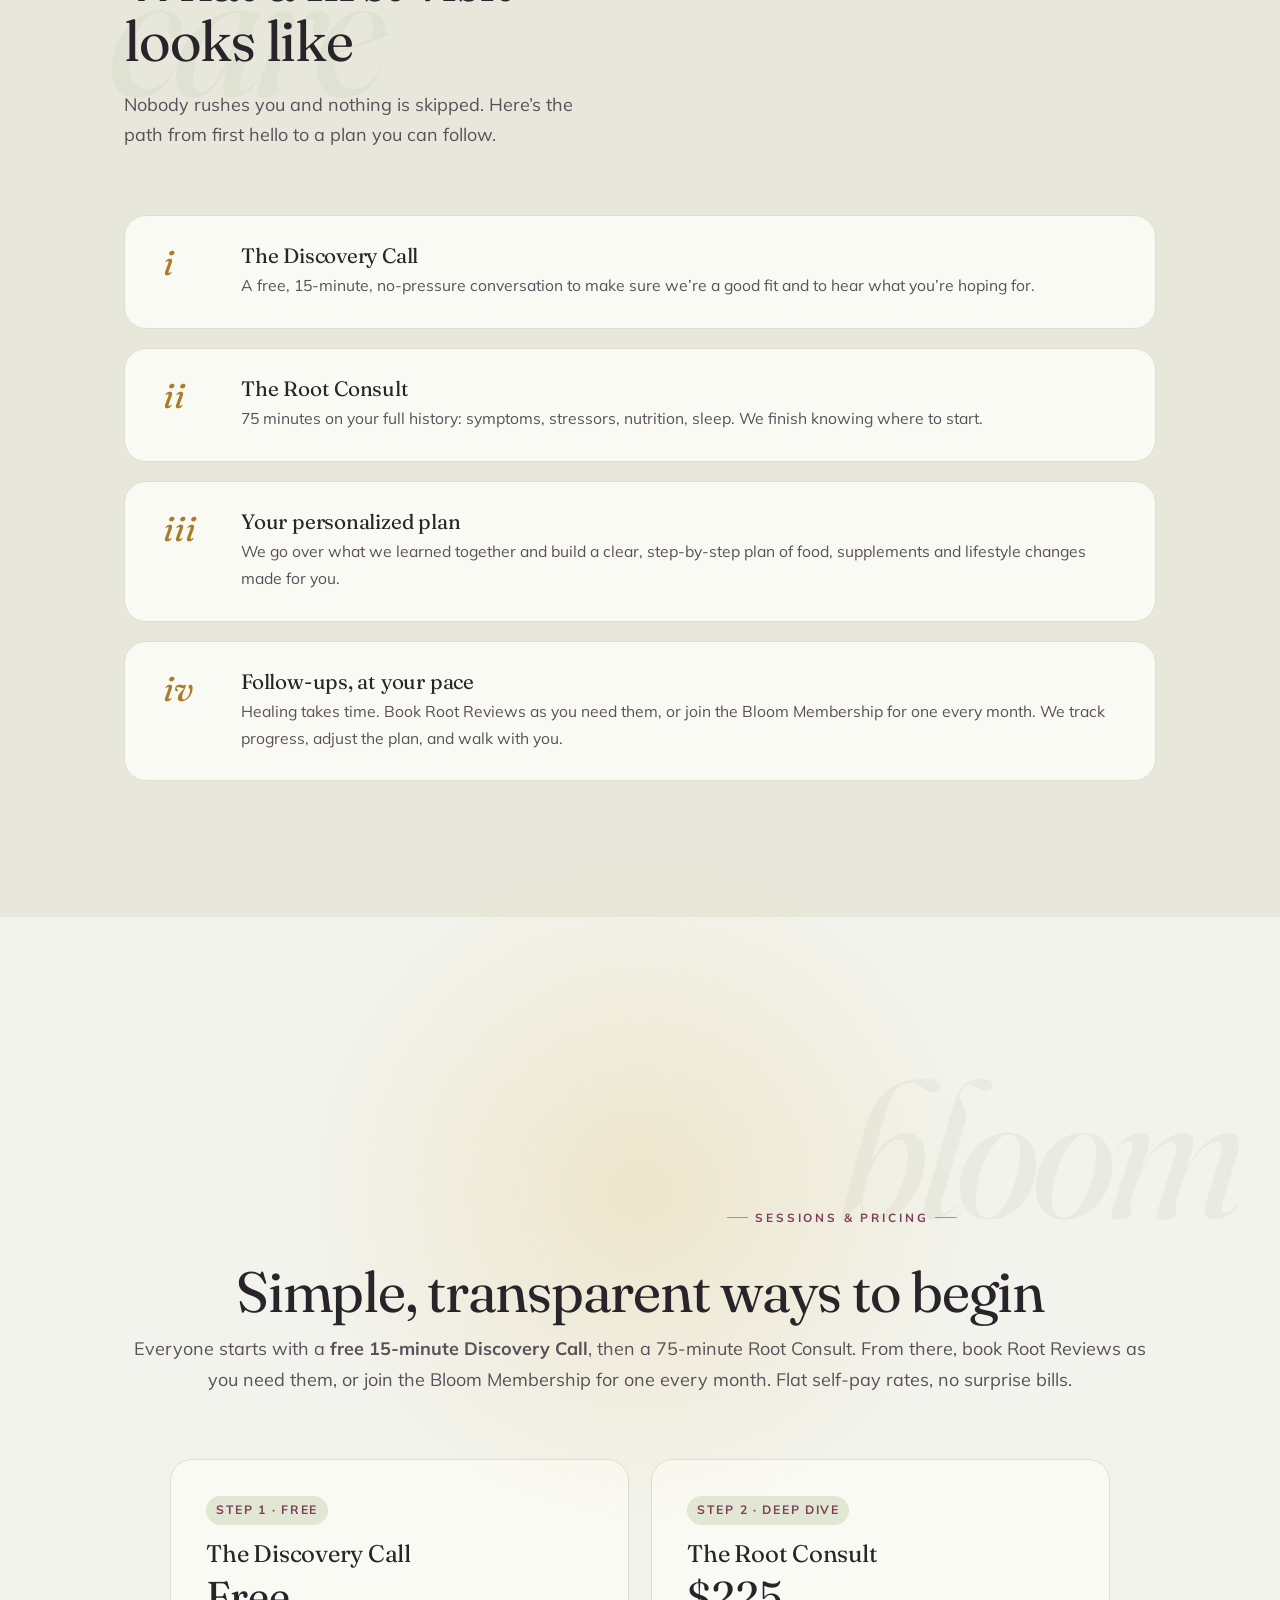
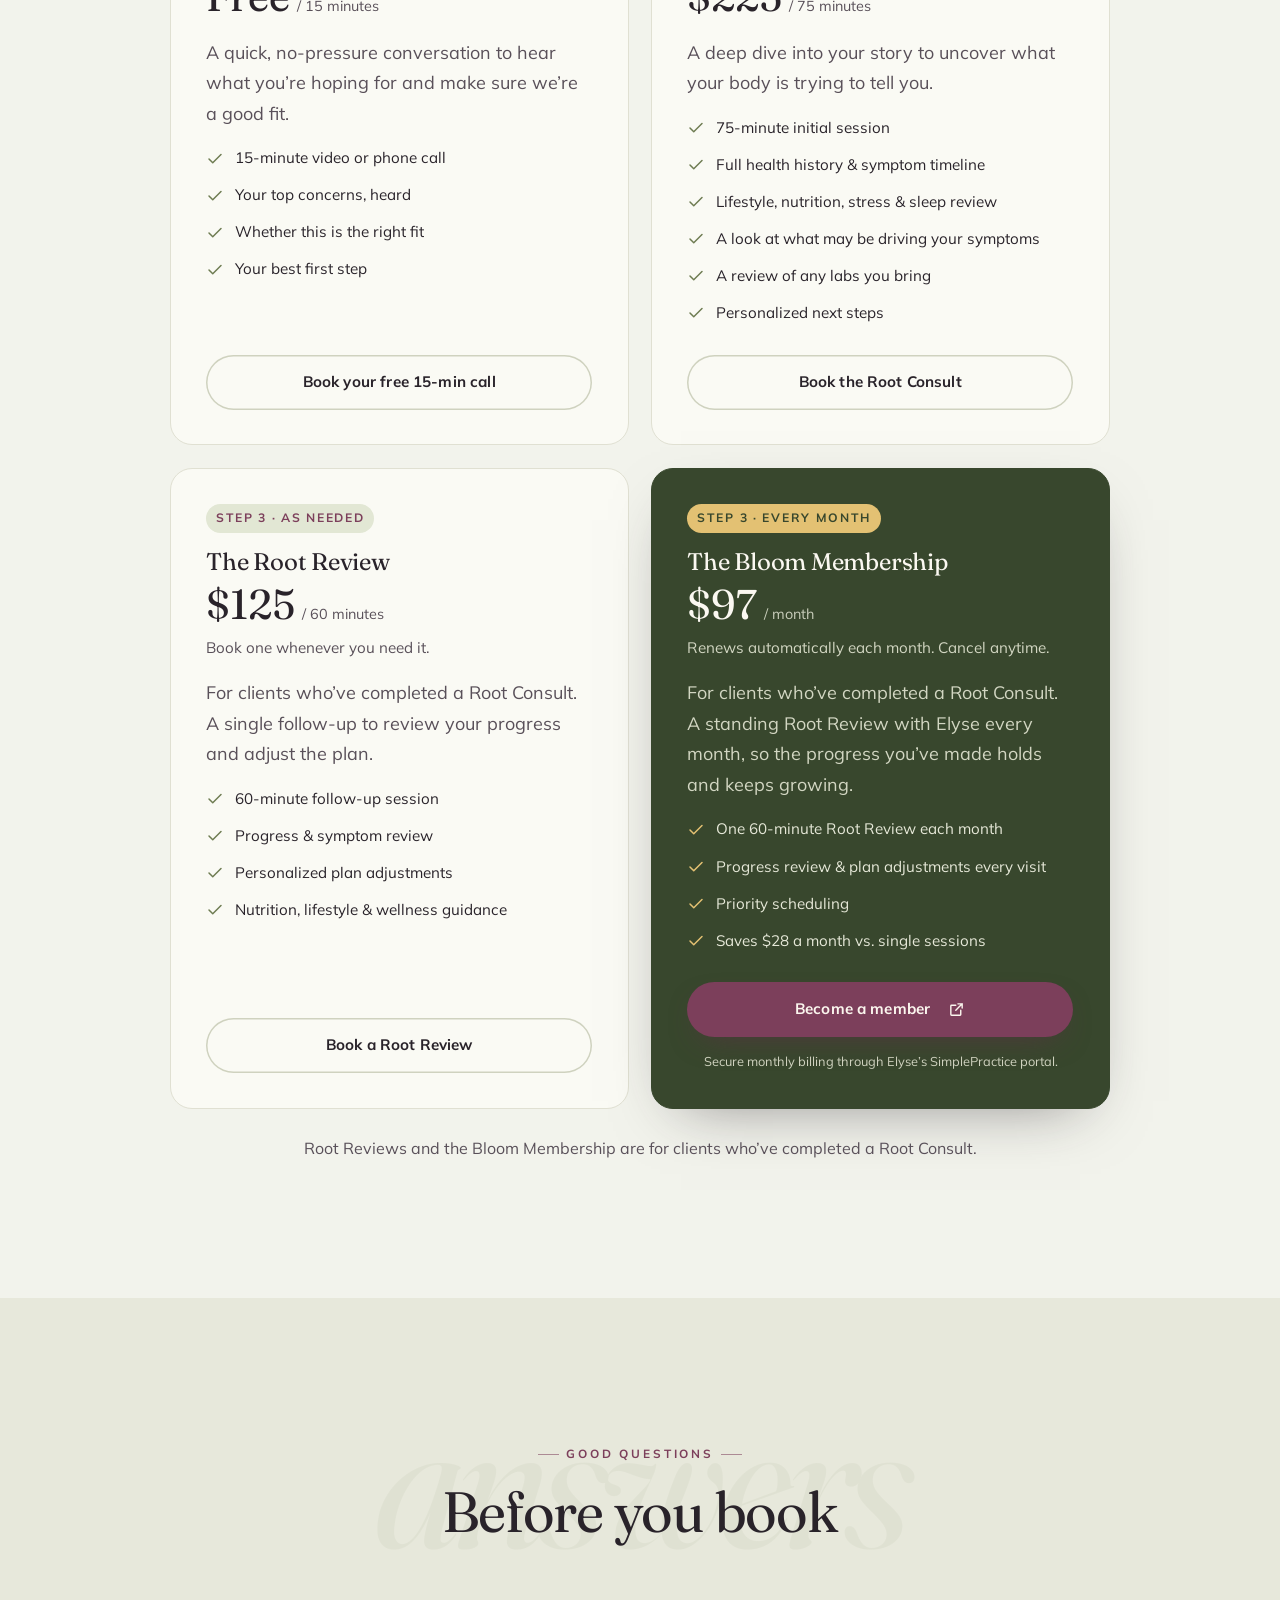
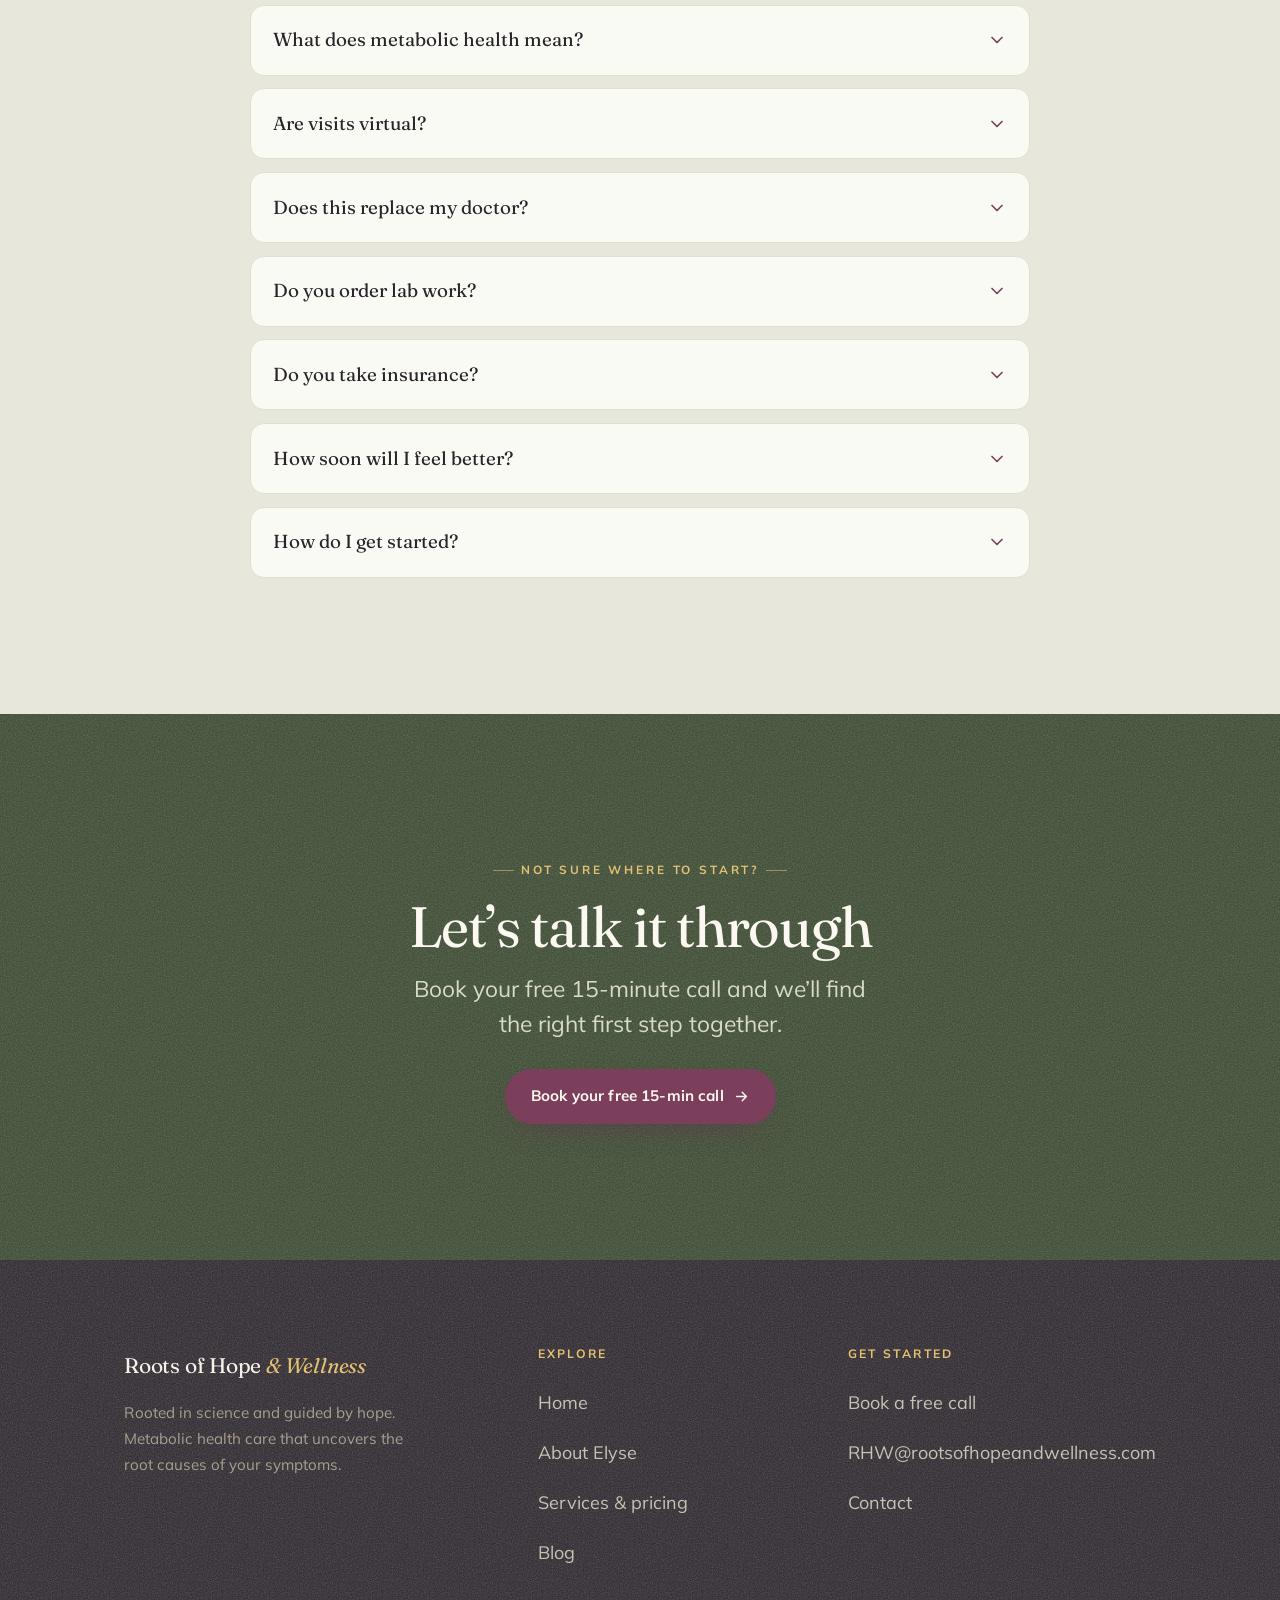
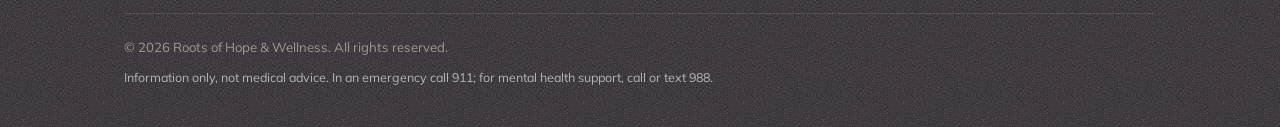
<file: services.html>
<!DOCTYPE html>
<html lang="en">
<head>
<meta charset="UTF-8">
<meta name="viewport" content="width=device-width, initial-scale=1">
<title>Services &amp; pricing | Roots of Hope &amp; Wellness</title>
<meta name="description" content="Metabolic health, nutrition, and wellness coaching, plus what a first visit looks like and clear program pricing. All visits virtual.">
<link rel="icon" href="assets/img/favicon.png" type="image/png">
<link rel="apple-touch-icon" href="assets/img/apple-touch-icon.png">
<meta name="theme-color" content="#38472D">
<meta property="og:type" content="website">
<meta property="og:site_name" content="Roots of Hope &amp; Wellness">
<meta property="og:title" content="Services &amp; pricing | Roots of Hope &amp; Wellness">
<meta property="og:description" content="Metabolic health, nutrition, and wellness coaching, what a first visit looks like, and clear program pricing. All visits virtual.">
<meta name="twitter:card" content="summary_large_image">
<link rel="canonical" href="https://www.rootsofhopeandwellness.com/services">
<meta property="og:url" content="https://www.rootsofhopeandwellness.com/services">
<meta property="og:image" content="https://www.rootsofhopeandwellness.com/assets/img/og-image.jpg">
<meta name="twitter:image" content="https://www.rootsofhopeandwellness.com/assets/img/og-image.jpg">
<link rel="preconnect" href="https://fonts.googleapis.com">
<link rel="preconnect" href="https://fonts.gstatic.com" crossorigin>
<link href="https://fonts.googleapis.com/css2?family=Fraunces:ital,opsz,wght@0,9..144,400;0,9..144,500;1,9..144,400&family=Mulish:wght@400;600;700&display=swap" rel="stylesheet">
<link rel="stylesheet" href="assets/css/styles.css?v=14">
<script type="application/ld+json">
{
  "@context": "https://schema.org",
  "@type": "FAQPage",
  "mainEntity": [
    { "@type": "Question", "name": "What does metabolic health mean?", "acceptedAnswer": { "@type": "Answer", "text": "It's how well your body makes and uses energy: blood sugar, hormones, gut, sleep and stress all working together. Instead of treating each symptom on its own, we look at how that whole system is functioning and address what's actually driving how you feel." } },
    { "@type": "Question", "name": "Are visits virtual?", "acceptedAnswer": { "@type": "Answer", "text": "Yes. Every visit is online, so you can meet from home with nothing but a quiet spot and an internet connection." } },
    { "@type": "Question", "name": "Does this replace my doctor?", "acceptedAnswer": { "@type": "Answer", "text": "No, and it is not meant to. Elyse works alongside your primary care provider, not instead of them, so keep your regular appointments and tell her who else is on your care team. This is not emergency care: if something is urgent, call your doctor or 911." } },
    { "@type": "Question", "name": "Do you order lab work?", "acceptedAnswer": { "@type": "Answer", "text": "Elyse reviews labs you already have, and can suggest which ones are worth asking your own doctor or gynecologist for. She does not order or run labs herself. Bring anything from the last year or two to your Root Consult, including results you were told were normal: those are often the most useful." } },
    { "@type": "Question", "name": "Do you take insurance?", "acceptedAnswer": { "@type": "Answer", "text": "No. I don't take insurance directly. All visits are flat self-pay rates: $225 for the Root Consult, $125 for a Root Review." } },
    { "@type": "Question", "name": "How soon will I feel better?", "acceptedAnswer": { "@type": "Answer", "text": "Everyone is different, and an honest answer matters more than a fast one. Elyse sets realistic milestones with you at your first visit and adjusts as your body responds. If something is not working, the plan changes rather than waiting it out." } },
    { "@type": "Question", "name": "How do I get started?", "acceptedAnswer": { "@type": "Answer", "text": "Book a free 15-minute call. We'll talk through what you're hoping for and decide the best first step together." } }
  ]
}
</script>
<script type="application/ld+json">
{ "@context": "https://schema.org", "@type": "BreadcrumbList", "itemListElement": [
  { "@type": "ListItem", "position": 1, "name": "Home", "item": "https://www.rootsofhopeandwellness.com/" },
  { "@type": "ListItem", "position": 2, "name": "Services & pricing", "item": "https://www.rootsofhopeandwellness.com/services" }
] }
</script>
</head>
<body>
<a class="skip-link" href="#main">Skip to content</a>

<header class="site-header">
  <div class="wrap nav">
    <a class="brand" href="index.html" aria-label="Roots of Hope and Wellness home">
      <img class="mark" src="assets/img/logo-mark.png" alt="" width="40" height="40">
      <span>Roots of Hope <span class="sub">&amp; Wellness</span></span>
    </a>
    <nav class="nav-links" aria-label="Primary">
      <a href="index.html">Home</a>
      <a href="about.html">About</a>
      <a href="services.html" aria-current="page">Services</a>
      <a href="blog.html">Blog</a>
    </nav>
    <div class="nav-cta">
      <a class="btn btn-primary" href="booking.html">Book a free 15-min call
        <svg class="ico" width="17" height="17" viewBox="0 0 24 24" fill="none" stroke="currentColor" stroke-width="2" stroke-linecap="round" stroke-linejoin="round" aria-hidden="true"><path d="M5 12h14M13 6l6 6-6 6"/></svg>
      </a>
      <button class="nav-toggle" aria-label="Open menu" aria-expanded="false" aria-controls="mobile-menu">
        <svg viewBox="0 0 24 24" fill="none" stroke="currentColor" stroke-width="1.8" stroke-linecap="round" aria-hidden="true"><path d="M4 7h16M4 12h16M4 17h16"/></svg>
      </button>
    </div>
  </div>
</header>

<div class="mobile-panel" id="mobile-menu" inert>
  <div class="wrap mp-head" style="padding:0">
    <span class="brand"><span>Roots of Hope <span class="sub">&amp; Wellness</span></span></span>
    <button class="nav-toggle" data-close aria-label="Close menu" aria-controls="mobile-menu">
      <svg viewBox="0 0 24 24" fill="none" stroke="currentColor" stroke-width="1.8" stroke-linecap="round" aria-hidden="true"><path d="M6 6l12 12M18 6 6 18"/></svg>
    </button>
  </div>
  <nav aria-label="Site menu">
    <a href="index.html">Home</a>
    <a href="about.html">About</a>
    <a href="services.html">Services</a>
    <a href="blog.html">Blog</a>
  </nav>
  <a class="btn btn-primary" href="booking.html">Book a free 15-min call</a>
</div>

<main id="main">

  <section class="page-hero">
    <div class="glow" aria-hidden="true"></div>
    <div class="wrap measure">
      <span class="eyebrow center reveal">Services &amp; pricing</span>
      <h1 class="h-display reveal reveal-d1">Care that meets you <span class="em">where you are</span></h1>
      <p class="lede reveal reveal-d2">Every plan is personal. Here’s how we can work together to uncover root causes and rebuild your health: body, mind and spirit.</p>
    </div>
  </section>

  <!-- service detail cards -->
  <section class="section section-tight">
    <div class="wrap">
      <h2 class="visually-hidden">How we can help</h2>
      <div class="card-grid">
        <article class="card reveal">
          <svg class="ic" viewBox="0 0 32 32" fill="none" stroke="currentColor" stroke-width="1.6" stroke-linecap="round" stroke-linejoin="round" aria-hidden="true"><path d="M13 4v8.5L7 23a3 3 0 0 0 2.7 4.5h12.6A3 3 0 0 0 25 23l-6-10.5V4"/><path d="M11 4h10M11.5 18h9"/></svg>
          <h3>Metabolic health</h3>
          <p>A deep look at how your body makes and uses energy: blood sugar, hormones, gut and sleep. We look for why you feel the way you do, not just what to call it.</p>
        </article>
        <article class="card reveal reveal-d1">
          <svg class="ic" viewBox="0 0 32 32" fill="none" stroke="currentColor" stroke-width="1.6" stroke-linecap="round" stroke-linejoin="round" aria-hidden="true"><path d="M5 17a11 11 0 0 0 22 0Z"/><path d="M16 17c0-5 3-8 7-9-1 4-3 7-7 9Z"/><path d="M16 6v11"/></svg>
          <h3>Nutrition &amp; lifestyle</h3>
          <p>Food-as-medicine guidance, gut support, and simple, sustainable habits for sleep, stress and movement that rebuild your energy.</p>
        </article>
        <article class="card reveal reveal-d2">
          <svg class="ic" viewBox="0 0 32 32" fill="none" stroke="currentColor" stroke-width="1.6" stroke-linecap="round" stroke-linejoin="round" aria-hidden="true"><path d="M16 28s-9-6-9-13a9 9 0 0 1 18 0c0 7-9 13-9 13Z"/><path d="M16 7v7l4 2"/></svg>
          <h3>Wellness coaching</h3>
          <p>Coaching and check-ins that keep you accountable between visits.</p>
        </article>
        <article class="card reveal reveal-d1">
          <svg class="ic" viewBox="0 0 32 32" fill="none" stroke="currentColor" stroke-width="1.6" stroke-linecap="round" stroke-linejoin="round" aria-hidden="true"><path d="M16 4c2.5 3 2.5 8 0 11-2.5-3-2.5-8 0-11Z"/><path d="M16 15c-4-1-8 .5-10 3.5 3.4 1.8 7.4 1.4 10-.6"/><path d="M16 15c4-1 8 .5 10 3.5-3.4 1.8-7.4 1.4-10-.6"/><path d="M16 15v13"/></svg>
          <h3>Hormone &amp; gut support</h3>
          <p>Targeted plans for fatigue, bloating, mood and hormone balance, supporting the systems that quietly run your whole body.</p>
        </article>
        <article class="card reveal reveal-d2">
          <svg class="ic" viewBox="0 0 32 32" fill="none" stroke="currentColor" stroke-width="1.6" stroke-linecap="round" stroke-linejoin="round" aria-hidden="true"><circle cx="16" cy="16" r="11"/><path d="M16 9v7l4.5 3"/></svg>
          <h3>Ongoing support</h3>
          <p>Continued guidance, check-ins and adjustments for those who want a steady partner in their long-term wellness.</p>
        </article>
      </div>
    </div>
  </section>

  <!-- first visit steps -->
  <section class="section bg-sand">
    <div class="wrap">
      <div class="split" style="margin-bottom:clamp(2.5rem,5vw,4rem)">
        <div class="reveal section-head left" style="margin-bottom:0">
          <span class="ghost-word" aria-hidden="true">care</span>
          <span class="eyebrow">What to expect</span>
          <h2>What a first visit looks like</h2>
          <p class="muted" style="margin-top:1.2rem">Nobody rushes you and nothing is skipped. Here’s the path from first hello to a plan you can follow.</p>
        </div>
      </div>
      <div class="steps">
        <article class="step reveal"><span class="num">i</span><div><h3>The Discovery Call</h3><p>A free, 15-minute, no-pressure conversation to make sure we’re a good fit and to hear what you’re hoping for.</p></div></article>
        <article class="step reveal reveal-d1"><span class="num">ii</span><div><h3>The Root Consult</h3><p>75 minutes on your full history: symptoms, stressors, nutrition, sleep. We finish knowing where to start.</p></div></article>
        <article class="step reveal reveal-d2"><span class="num">iii</span><div><h3>Your personalized plan</h3><p>We go over what we learned together and build a clear, step-by-step plan of food, supplements and lifestyle changes made for you.</p></div></article>
        <article class="step reveal reveal-d3"><span class="num">iv</span><div><h3>Follow-ups, at your pace</h3><p>Healing takes time. Book Root Reviews as you need them, or join the Bloom Membership for one every month. We track progress, adjust the plan, and walk with you.</p></div></article>
      </div>
    </div>
  </section>

  <!-- pricing -->
  <section class="section">
    <div class="wrap">
      <div class="center section-head aura">
        <span class="ghost-word" aria-hidden="true">bloom</span>
        <span class="eyebrow center reveal">Sessions &amp; pricing</span>
        <h2 class="reveal reveal-d1">Simple, transparent ways to begin</h2>
        <p class="muted reveal reveal-d2" style="margin-top:.8rem">Everyone starts with a <strong>free 15-minute Discovery Call</strong>, then a 75-minute Root Consult. From there, book Root Reviews as you need them, or join the Bloom Membership for one every month. Flat self-pay rates, no surprise bills.</p>
      </div>
      <div class="tiers four">
        <article class="tier reveal">
          <span class="tier-tag">Step 1 · Free</span>
          <h3>The Discovery Call</h3>
          <div class="price"><b>Free</b><span class="per">/ 15 minutes</span></div>
          <p class="muted">A quick, no-pressure conversation to hear what you’re hoping for and make sure we’re a good fit.</p>
          <ul class="tier-feat">
            <li><svg viewBox="0 0 24 24" fill="none" stroke="currentColor" stroke-width="2" stroke-linecap="round" stroke-linejoin="round"><path d="M20 6 9 17l-5-5"/></svg>15-minute video or phone call</li>
            <li><svg viewBox="0 0 24 24" fill="none" stroke="currentColor" stroke-width="2" stroke-linecap="round" stroke-linejoin="round"><path d="M20 6 9 17l-5-5"/></svg>Your top concerns, heard</li>
            <li><svg viewBox="0 0 24 24" fill="none" stroke="currentColor" stroke-width="2" stroke-linecap="round" stroke-linejoin="round"><path d="M20 6 9 17l-5-5"/></svg>Whether this is the right fit</li>
            <li><svg viewBox="0 0 24 24" fill="none" stroke="currentColor" stroke-width="2" stroke-linecap="round" stroke-linejoin="round"><path d="M20 6 9 17l-5-5"/></svg>Your best first step</li>
          </ul>
          <a class="btn btn-ghost" href="booking.html" style="justify-content:center">Book your free 15-min call</a>
        </article>
        <article class="tier reveal reveal-d1">
          <span class="tier-tag">Step 2 · Deep dive</span>
          <h3>The Root Consult</h3>
          <div class="price"><b>$225</b><span class="per">/ 75 minutes</span></div>
          <p class="muted">A deep dive into your story to uncover what your body is trying to tell you.</p>
          <ul class="tier-feat">
            <li><svg viewBox="0 0 24 24" fill="none" stroke="currentColor" stroke-width="2" stroke-linecap="round" stroke-linejoin="round"><path d="M20 6 9 17l-5-5"/></svg>75-minute initial session</li>
            <li><svg viewBox="0 0 24 24" fill="none" stroke="currentColor" stroke-width="2" stroke-linecap="round" stroke-linejoin="round"><path d="M20 6 9 17l-5-5"/></svg>Full health history &amp; symptom timeline</li>
            <li><svg viewBox="0 0 24 24" fill="none" stroke="currentColor" stroke-width="2" stroke-linecap="round" stroke-linejoin="round"><path d="M20 6 9 17l-5-5"/></svg>Lifestyle, nutrition, stress &amp; sleep review</li>
            <li><svg viewBox="0 0 24 24" fill="none" stroke="currentColor" stroke-width="2" stroke-linecap="round" stroke-linejoin="round"><path d="M20 6 9 17l-5-5"/></svg>A look at what may be driving your symptoms</li>
            <li><svg viewBox="0 0 24 24" fill="none" stroke="currentColor" stroke-width="2" stroke-linecap="round" stroke-linejoin="round"><path d="M20 6 9 17l-5-5"/></svg>A review of any labs you bring</li>
            <li><svg viewBox="0 0 24 24" fill="none" stroke="currentColor" stroke-width="2" stroke-linecap="round" stroke-linejoin="round"><path d="M20 6 9 17l-5-5"/></svg>Personalized next steps</li>
          </ul>
          <a class="btn btn-ghost" href="booking.html" style="justify-content:center">Book the Root Consult</a>
        </article>
        <article class="tier reveal reveal-d2">
          <span class="tier-tag">Step 3 · As needed</span>
          <h3>The Root Review</h3>
          <div class="price"><b>$125</b><span class="per">/ 60 minutes</span></div>
          <p class="muted" style="margin-top:-.7rem;margin-bottom:1.1rem;font-size:.95rem">Book one whenever you need it.</p>
          <p class="muted">For clients who’ve completed a Root Consult. A single follow-up to review your progress and adjust the plan.</p>
          <ul class="tier-feat">
            <li><svg viewBox="0 0 24 24" fill="none" stroke="currentColor" stroke-width="2" stroke-linecap="round" stroke-linejoin="round"><path d="M20 6 9 17l-5-5"/></svg>60-minute follow-up session</li>
            <li><svg viewBox="0 0 24 24" fill="none" stroke="currentColor" stroke-width="2" stroke-linecap="round" stroke-linejoin="round"><path d="M20 6 9 17l-5-5"/></svg>Progress &amp; symptom review</li>
            <li><svg viewBox="0 0 24 24" fill="none" stroke="currentColor" stroke-width="2" stroke-linecap="round" stroke-linejoin="round"><path d="M20 6 9 17l-5-5"/></svg>Personalized plan adjustments</li>
            <li><svg viewBox="0 0 24 24" fill="none" stroke="currentColor" stroke-width="2" stroke-linecap="round" stroke-linejoin="round"><path d="M20 6 9 17l-5-5"/></svg>Nutrition, lifestyle &amp; wellness guidance</li>
          </ul>
          <a class="btn btn-ghost" href="booking.html" style="justify-content:center">Book a Root Review</a>
        </article>
        <article class="tier featured reveal reveal-d3">
          <span class="tier-tag">Step 3 · Every month</span>
          <h3>The Bloom Membership</h3>
          <div class="price"><b>$97</b><span class="per">/ month</span></div>
          <p class="muted" style="margin-top:-.7rem;margin-bottom:1.1rem;font-size:.95rem">Renews automatically each month. Cancel anytime.</p>
          <p class="muted">For clients who’ve completed a Root Consult. A standing Root Review with Elyse every month, so the progress you’ve made holds and keeps growing.</p>
          <ul class="tier-feat">
            <li><svg viewBox="0 0 24 24" fill="none" stroke="currentColor" stroke-width="2" stroke-linecap="round" stroke-linejoin="round"><path d="M20 6 9 17l-5-5"/></svg>One 60-minute Root Review each month</li>
            <li><svg viewBox="0 0 24 24" fill="none" stroke="currentColor" stroke-width="2" stroke-linecap="round" stroke-linejoin="round"><path d="M20 6 9 17l-5-5"/></svg>Progress review &amp; plan adjustments every visit</li>
            <li><svg viewBox="0 0 24 24" fill="none" stroke="currentColor" stroke-width="2" stroke-linecap="round" stroke-linejoin="round"><path d="M20 6 9 17l-5-5"/></svg>Priority scheduling</li>
            <li><svg viewBox="0 0 24 24" fill="none" stroke="currentColor" stroke-width="2" stroke-linecap="round" stroke-linejoin="round"><path d="M20 6 9 17l-5-5"/></svg>Saves $28 a month vs. single sessions</li>
          </ul>
          <a class="btn btn-primary" href="https://elyse-fearon4439.clientsecure.me/" target="_blank" rel="noopener" style="justify-content:center">Become a member<span class="visually-hidden"> (opens in a new tab)</span>
            <svg class="ico" width="17" height="17" viewBox="0 0 24 24" fill="none" stroke="currentColor" stroke-width="2" stroke-linecap="round" stroke-linejoin="round" aria-hidden="true"><path d="M14 4h6v6M20 4l-9 9M18 13v6a1 1 0 0 1-1 1H5a1 1 0 0 1-1-1V7a1 1 0 0 1 1-1h6"/></svg>
          </a>
          <p class="muted" style="margin-top:.9rem;font-size:.8rem;text-align:center">Secure monthly billing through Elyse’s SimplePractice portal.</p>
        </article>
      </div>

      <p class="muted center" style="margin-top:1.6rem;font-size:1rem">Root Reviews and the Bloom Membership are for clients who’ve completed a Root Consult.</p>
    </div>
  </section>

  <!-- FAQ -->
  <section class="section bg-sand">
    <div class="wrap">
      <div class="center section-head">
        <span class="ghost-word" aria-hidden="true">answers</span>
        <span class="eyebrow center reveal">Good questions</span>
        <h2 class="reveal reveal-d1">Before you book</h2>
      </div>
      <div class="faq reveal">
        <details class="faq-item">
          <summary>What does metabolic health mean?
            <svg class="chev" viewBox="0 0 24 24" fill="none" stroke="currentColor" stroke-width="2" stroke-linecap="round" stroke-linejoin="round" aria-hidden="true"><path d="m6 9 6 6 6-6"/></svg>
          </summary>
          <div class="faq-a">It’s how well your body makes and uses energy: blood sugar, hormones, gut, sleep and stress all working together. Instead of treating each symptom on its own, we look at how that whole system is functioning and address what’s actually driving how you feel.</div>
        </details>
        <details class="faq-item">
          <summary>Are visits virtual?
            <svg class="chev" viewBox="0 0 24 24" fill="none" stroke="currentColor" stroke-width="2" stroke-linecap="round" stroke-linejoin="round" aria-hidden="true"><path d="m6 9 6 6 6-6"/></svg>
          </summary>
          <div class="faq-a">Yes. Every visit is online, so you can meet from home with nothing but a quiet spot and an internet connection.</div>
        </details>
        <details class="faq-item">
          <summary>Does this replace my doctor?
            <svg class="chev" viewBox="0 0 24 24" fill="none" stroke="currentColor" stroke-width="2" stroke-linecap="round" stroke-linejoin="round" aria-hidden="true"><path d="m6 9 6 6 6-6"/></svg>
          </summary>
          <div class="faq-a">No, and it is not meant to. Elyse works alongside your primary care provider, not instead of them, so keep your regular appointments and tell her who else is on your care team. This is not emergency care: if something is urgent, call your doctor or 911.</div>
        </details>
        <details class="faq-item">
          <summary>Do you order lab work?
            <svg class="chev" viewBox="0 0 24 24" fill="none" stroke="currentColor" stroke-width="2" stroke-linecap="round" stroke-linejoin="round" aria-hidden="true"><path d="m6 9 6 6 6-6"/></svg>
          </summary>
          <div class="faq-a">Elyse reviews labs you already have, and can suggest which ones are worth asking your own doctor or gynecologist for. She does not order or run labs herself. Bring anything from the last year or two to your Root Consult, including results you were told were normal: those are often the most useful.</div>
        </details>
        <details class="faq-item">
          <summary>Do you take insurance?
            <svg class="chev" viewBox="0 0 24 24" fill="none" stroke="currentColor" stroke-width="2" stroke-linecap="round" stroke-linejoin="round" aria-hidden="true"><path d="m6 9 6 6 6-6"/></svg>
          </summary>
          <div class="faq-a">No. I don’t take insurance directly. All visits are flat self-pay rates: $225 for the Root Consult, $125 for a Root Review.</div>
        </details>
        <details class="faq-item">
          <summary>How soon will I feel better?
            <svg class="chev" viewBox="0 0 24 24" fill="none" stroke="currentColor" stroke-width="2" stroke-linecap="round" stroke-linejoin="round" aria-hidden="true"><path d="m6 9 6 6 6-6"/></svg>
          </summary>
          <div class="faq-a">Everyone is different, and an honest answer matters more than a fast one. Elyse sets realistic milestones with you at your first visit and adjusts as your body responds. If something is not working, the plan changes rather than waiting it out.</div>
        </details>
        <details class="faq-item">
          <summary>How do I get started?
            <svg class="chev" viewBox="0 0 24 24" fill="none" stroke="currentColor" stroke-width="2" stroke-linecap="round" stroke-linejoin="round" aria-hidden="true"><path d="m6 9 6 6 6-6"/></svg>
          </summary>
          <div class="faq-a">Book a free 15-minute call. We’ll talk through what you’re hoping for and decide the best first step together. <a href="booking.html">Book your Discovery Call</a></div>
        </details>
      </div>
    </div>
  </section>

  <!-- CTA -->
  <section class="section bg-sage center">
    <div class="wrap measure">
      <span class="eyebrow center reveal">Not sure where to start?</span>
      <h2 class="reveal reveal-d1">Let’s talk it through</h2>
      <p class="lede reveal reveal-d2" style="margin-top:1rem">Book your free 15-minute call and we’ll find the right first step together.</p>
      <a class="btn btn-primary reveal reveal-d3" href="booking.html" style="margin-top:1.8rem">Book your free 15-min call
        <svg class="ico" width="17" height="17" viewBox="0 0 24 24" fill="none" stroke="currentColor" stroke-width="2" stroke-linecap="round" stroke-linejoin="round" aria-hidden="true"><path d="M5 12h14M13 6l6 6-6 6"/></svg>
      </a>
    </div>
  </section>

</main>

<div class="mobile-cta">
  <a class="btn btn-primary" href="booking.html">Book a free 15-min call
    <svg class="ico" width="17" height="17" viewBox="0 0 24 24" fill="none" stroke="currentColor" stroke-width="2" stroke-linecap="round" stroke-linejoin="round" aria-hidden="true"><path d="M5 12h14M13 6l6 6-6 6"/></svg>
  </a>
</div>

<footer class="site-footer">
  <div class="wrap">
    <div class="footer-top">
      <div class="footer-brand">
        <a class="brand" href="index.html"><span>Roots of Hope <span class="sub">&amp; Wellness</span></span></a>
        <p>Rooted in science and guided by hope. Metabolic health care that uncovers the root causes of your symptoms.</p>
      </div>
      <div class="footer-col">
        <h4>Explore</h4>
        <a href="index.html">Home</a>
        <a href="about.html">About Elyse</a>
        <a href="services.html">Services &amp; pricing</a>
        <a href="blog.html">Blog</a>
      </div>
      <div class="footer-col">
        <h4>Get started</h4>
        <a href="booking.html">Book a free call</a>        <a href="mailto:RHW@rootsofhopeandwellness.com">RHW@rootsofhopeandwellness.com</a>
        <a href="booking.html">Contact</a>
      </div>
    </div>
    <div class="footer-bottom">
      <span>© <span data-year>2026</span> Roots of Hope &amp; Wellness. All rights reserved.</span>
      <span class="safety">Information only, not medical advice. In an emergency call 911; for mental health support, call or text 988.</span>
    </div>
  </div>
</footer>

<script src="assets/js/main.js?v=3" defer></script>
</body>
</html>
</file>
<file: assets/css/styles.css>
/* =================================================================
   Roots of Hope & Wellness — design system
   Palette: bone + dominant sage/olive, terracotta reserved for CTAs,
   honey-gold for "light/hope". Display: Fraunces. Body: Mulish.
   ================================================================= */

:root {
  /* surfaces — cooled ivory, away from the warm "Claude" beige */
  --c-bone:      #F2F3EC;
  --c-bone-2:    #FAFAF4;
  --c-sand:      #E7E8DB;
  /* ink */
  --c-soil:      #29232A;
  --c-soil-soft: #595059;
  /* brand — green roots, plum spirit, gold light */
  --c-sage:      #6E7C52;
  --c-sage-deep: #38472D;
  --c-sage-tint: #E2E7D4;
  --c-clay:      #7C3F5B;
  --c-clay-deep: #632F47;
  --c-gold:      #AD7C2B;
  --c-gold-soft: #E3C173;
  /* lines */
  --c-line:      #E0E0D2;
  --c-line-2:    #CFD2BF;

  --font-display: 'Fraunces', Georgia, 'Times New Roman', serif;
  --font-body:    'Mulish', -apple-system, BlinkMacSystemFont, 'Segoe UI', sans-serif;

  --maxw: 1160px;
  --gutter: clamp(1.25rem, 5vw, 4rem);
  --radius: 14px;
  --radius-lg: 22px;

  --shadow-soft: 0 18px 50px -28px rgba(41, 35, 42, .45);
  --ease: cubic-bezier(.22, .61, .36, 1);
}

/* ----------------------------- reset ---------------------------- */
*, *::before, *::after { box-sizing: border-box; }
* { margin: 0; }
html { scroll-behavior: smooth; -webkit-text-size-adjust: 100%; }
body {
  font-family: var(--font-body);
  background: var(--c-bone);
  color: var(--c-soil);
  font-size: clamp(1.0625rem, 1rem + .3vw, 1.125rem);
  line-height: 1.7;
  font-weight: 400;
  -webkit-font-smoothing: antialiased;
  text-rendering: optimizeLegibility;
  overflow-x: hidden;
}
img, svg { display: block; max-width: 100%; }
a { color: inherit; text-decoration: none; }
button { font: inherit; cursor: pointer; border: none; background: none; color: inherit; }
ul { list-style: none; padding: 0; }
:focus-visible { outline: 2.5px solid var(--c-clay); outline-offset: 3px; border-radius: 4px; }
.bg-sage :focus-visible, .bg-photo :focus-visible, .site-footer :focus-visible,
.contact-card :focus-visible, .tier.featured :focus-visible { outline-color: var(--c-gold-soft); }

/* --------------------------- typography ------------------------- */
h1, h2, h3, h4 {
  font-family: var(--font-display);
  font-weight: 400;
  line-height: 1.06;
  letter-spacing: -.01em;
  font-optical-sizing: auto;
  color: var(--c-soil);
}
.h-display { font-size: clamp(2.8rem, 1.8rem + 4.6vw, 5rem); line-height: .98; letter-spacing: -.02em; }
h2 { font-size: clamp(2rem, 1.4rem + 2.6vw, 3.1rem); }
h3 { font-size: clamp(1.35rem, 1.15rem + .9vw, 1.7rem); }
.em { font-style: italic; font-variation-settings: 'SOFT' 40, 'WONK' 1; color: var(--c-sage); }
.em-clay { font-style: italic; color: var(--c-clay); }

.eyebrow {
  font-family: var(--font-body);
  font-weight: 700;
  font-size: .82rem;
  letter-spacing: .14em;
  text-transform: uppercase;
  color: var(--c-clay);
  display: inline-flex;
  align-items: center;
  gap: .6em;
  text-wrap: balance; /* two even lines when it must wrap — never a one-word orphan */
}
/* the hero slogan runs past the 36ch copy column into the empty space beside it
   (same trick as the cred pills) so it reads as one line on desktop */
@media (min-width: 1080px) { .hero .eyebrow { white-space: nowrap; } }
.eyebrow::before {
  content: "";
  width: 1.8em; height: 1px;
  background: var(--c-clay);
  opacity: .55;
}
/* one eyebrow-to-heading gap everywhere, instead of 21 inline margins */
.eyebrow + h1, .eyebrow + h2, .eyebrow + h3 { margin-top: 1rem; }
.eyebrow.center::after {
  content: ""; width: 1.8em; height: 1px; background: var(--c-clay); opacity: .55;
}
.lede { color: var(--c-soil-soft); line-height: 1.5; }
.muted { color: var(--c-soil-soft); }

/* ----------------------------- layout --------------------------- */
.wrap { width: 100%; max-width: var(--maxw); margin-inline: auto; padding-inline: var(--gutter); }
.wrap-narrow { max-width: 760px; }
.section { padding-block: clamp(4.5rem, 3rem + 8vw, 8.5rem); position: relative; }
.section-tight { padding-block: clamp(3rem, 2rem + 5vw, 5rem); }
.bg-sand { background: var(--c-sand); }
.bg-sand + .bg-sand { padding-top: 0; }
.bg-bone2 { background: var(--c-bone-2); }
.bg-sage { background: var(--c-sage-deep); color: #F2EEE2; }
.bg-sage h2, .bg-sage h3 { color: #FBF8F1; }
.bg-sage .muted, .bg-sage .lede { color: #D8DBC6; }
.bg-sage .eyebrow { color: var(--c-gold-soft); }
.bg-sage .eyebrow::before, .bg-sage .eyebrow.center::after { background: var(--c-gold-soft); }

.center { text-align: center; }
.center .eyebrow { justify-content: center; }
.stack-sm > * + * { margin-top: 1rem; }
.measure { max-width: 56ch; }
.measure.center { margin-inline: auto; }

/* ----------------------------- buttons -------------------------- */
.btn {
  display: inline-flex; align-items: center; gap: .6em;
  font-family: var(--font-body); font-weight: 700;
  font-size: .95rem; letter-spacing: .01em;
  padding: .95em 1.7em; border-radius: 100px;
  transition: transform .35s var(--ease), background-color .3s, color .3s, box-shadow .35s;
  will-change: transform;
}
.btn .ico { transition: transform .4s var(--ease); }
.btn:hover .ico { transform: translateX(4px); }
.btn-primary { background: var(--c-clay); color: #FBF6EE; box-shadow: 0 12px 30px -14px rgba(99, 47, 71, .7); }
.btn-primary:hover { background: var(--c-clay-deep); transform: translateY(-2px); }
.btn-ghost { background: transparent; color: var(--c-soil); box-shadow: inset 0 0 0 1.5px var(--c-line-2); }
.btn-ghost:hover { box-shadow: inset 0 0 0 1.5px var(--c-sage); color: var(--c-sage); transform: translateY(-2px); }
.bg-sage .btn-ghost { color: #F2EEE2; box-shadow: inset 0 0 0 1.5px rgba(235,203,134,.5); }
.bg-sage .btn-ghost:hover { color: var(--c-gold-soft); box-shadow: inset 0 0 0 1.5px var(--c-gold-soft); }
.link-arrow {
  font-weight: 700; color: var(--c-sage); display: inline-flex; align-items: center; gap: .45em;
  border-bottom: 1.5px solid transparent; padding-bottom: 2px; transition: border-color .3s, gap .3s;
}
.link-arrow:hover { border-color: var(--c-sage); gap: .7em; }

/* ----------------------------- header --------------------------- */
.site-header {
  position: sticky; top: 0; z-index: 50;
  background: color-mix(in srgb, var(--c-bone) 86%, transparent);
  backdrop-filter: blur(10px);
  border-bottom: 1px solid transparent;
  transition: border-color .4s, background-color .4s;
}
.site-header.scrolled { border-color: var(--c-line); background: color-mix(in srgb, var(--c-bone) 94%, transparent); }
.nav { display: flex; align-items: center; justify-content: space-between; height: 78px; }
.brand { display: inline-flex; align-items: center; gap: .65rem; font-family: var(--font-display); font-size: 1.32rem; letter-spacing: -.01em; }
.brand .mark { width: 34px; height: 34px; flex: none; }
.brand b { font-weight: 400; }
.brand .sub { color: var(--c-sage); font-style: italic; }
.nav-links { display: flex; align-items: center; gap: 2.1rem; }
.nav-links a { font-weight: 600; font-size: .94rem; color: var(--c-soil-soft); position: relative; padding-block: 4px; transition: color .25s; }
.nav-links a::after { content: ""; position: absolute; left: 0; bottom: -2px; width: 100%; height: 1.5px; background: var(--c-clay); transform: scaleX(0); transform-origin: left; transition: transform .3s var(--ease); }
.nav-links a:hover, .nav-links a[aria-current="page"] { color: var(--c-soil); }
.nav-links a:hover::after, .nav-links a[aria-current="page"]::after { transform: scaleX(1); }
.nav-cta { display: inline-flex; align-items: center; gap: 2rem; }
.nav-toggle { display: none; width: 44px; height: 44px; align-items: center; justify-content: center; border-radius: 10px; color: var(--c-soil); }
.nav-toggle svg { width: 24px; height: 24px; }

/* --------------------------- root motif ------------------------- */
.rootline { display: block; width: 100%; height: auto; color: var(--c-sage); opacity: .5; }
.divider-roots { padding-block: 1rem; display: grid; place-items: center; }
.divider-roots svg { width: clamp(120px, 26vw, 230px); color: var(--c-sage); opacity: .55; }

/* --------------------------- page hero -------------------------- */
.page-hero { padding-block: clamp(2.5rem, 1.5rem + 4vw, 5rem) clamp(1.5rem, 1rem + 2vw, 2.5rem); text-align: center; position: relative; overflow: hidden; }
.page-hero .glow { position: absolute; inset: -40% 0 auto 50%; transform: translateX(-50%); width: 130%; max-width: 1100px; aspect-ratio: 2/1; background: radial-gradient(ellipse at 50% 30%, rgba(227,193,115,.34), rgba(242,243,236,0) 60%); z-index: 0; pointer-events: none; }
.page-hero > .wrap { position: relative; z-index: 1; }
.page-hero h1, .page-hero .h-display { margin-top: 1rem; }
.page-hero .lede { margin-top: 1.3rem; }
.page-hero .measure { margin-inline: auto; }

.creds { display: flex; flex-wrap: wrap; gap: .7rem; }
.creds.center { justify-content: center; }
.cred { display: inline-flex; align-items: center; gap: .5rem; background: var(--c-sage-tint); color: var(--c-sage-deep); border-radius: 100px; padding: .5em 1.05em; font-weight: 700; font-size: .85rem; }
.cred svg { width: 16px; height: 16px; }
.bg-sage .cred { background: rgba(235,203,134,.16); color: #F1DFAF; }

.checklist { display: grid; gap: .9rem; }
.checklist li { display: grid; grid-template-columns: auto 1fr; gap: .8rem; align-items: start; }
.checklist svg { width: 20px; height: 20px; color: var(--c-sage); margin-top: .28rem; flex: none; }
.checklist b { font-weight: 700; }

/* ----------------------------- hero ----------------------------- */
.hero { position: relative; padding-block: clamp(2rem, 1rem + 4vw, 4.5rem) clamp(3.5rem, 2.5rem + 6vw, 7rem); overflow: hidden; }
.hero-grid { display: grid; grid-template-columns: 1.05fr .95fr; gap: clamp(2rem, 5vw, 5rem); align-items: center; }
.hero-copy { max-width: 33ch; }
.hero h1 { margin-block: .9rem 1.6rem; }
.hero-cta { display: flex; flex-wrap: wrap; gap: 1rem; margin-top: 2.2rem; }
.cta-note { margin-top: .9rem; font-size: .84rem; color: var(--c-soil-soft); letter-spacing: .01em; }
/* hero credential pills: tidy 2×2 grid, sized to content so each pill stays on
   one line (it extends into the empty space to the right of the hero copy) */
.hero .creds { display: grid; grid-template-columns: auto auto; width: max-content; max-width: none; justify-content: start; gap: .65rem; }
.hero .creds .cred { justify-self: start; white-space: nowrap; }
@media (max-width: 460px) { .hero .creds { grid-template-columns: auto; } }

/* arch of light signature */
.arch-stage { position: relative; display: grid; place-items: center; }
.arch-glow { position: absolute; inset: -13% -9% auto 50%; transform: translateX(-50%); width: 126%; aspect-ratio: 1; border-radius: 50%; pointer-events: none;
  background: radial-gradient(circle at 50% 42%, rgba(233,199,126,.92) 0%, rgba(215,162,75,.52) 19%, rgba(235,203,134,.22) 40%, rgba(242,243,236,0) 66%); z-index: 0; }
.arch {
  position: relative; z-index: 1; width: min(420px, 78vw); aspect-ratio: 3 / 4.2;
  border-radius: 999px 999px 26px 26px;
  background: linear-gradient(168deg, var(--c-sage-tint), #CBD3B2 58%, #B7C199);
  box-shadow: var(--shadow-soft), inset 0 0 0 1px rgba(255,255,255,.35);
  overflow: hidden; isolation: isolate;
}
.arch::after { content: ""; position: absolute; inset: 0; border-radius: inherit; box-shadow: inset 0 -60px 80px -40px rgba(60,71,45,.45); }
.arch .arch-photo { width: 100%; height: 100%; object-fit: cover; }
.arch .arch-art { position: absolute; inset: 0; width: 100%; height: 100%; }
.arch-badge {
  position: absolute; z-index: 2; right: -6%; bottom: 8%;
  background: var(--c-bone-2); border: 1px solid var(--c-line);
  border-radius: 16px; padding: .85rem 1.1rem; box-shadow: var(--shadow-soft);
  display: flex; align-items: center; gap: .7rem; max-width: 220px;
}
.arch-badge .seal { width: 40px; height: 40px; flex: none; color: var(--c-sage); }
.arch-badge b { font-weight: 700; font-size: .86rem; line-height: 1.25; display: block; color: var(--c-soil); }
.arch-badge span { display: block; font-size: .74rem; line-height: 1.25; color: var(--c-soil-soft); text-wrap: balance; }

/* --------------------------- value row -------------------------- */
.pillars { display: grid; grid-template-columns: repeat(3, 1fr); gap: clamp(1.5rem, 3vw, 2.6rem); }
.pillar { }
.pillar .ic { width: 46px; height: 46px; color: var(--c-sage); margin-bottom: 1rem; }
.pillar h3 { font-size: 1.25rem; margin-bottom: .5rem; }
.pillar p { color: var(--c-soil-soft); font-size: .98rem; }

/* --------------------------- approach steps --------------------- */
.steps { display: grid; gap: 1.2rem; }
.step {
  display: grid; grid-template-columns: auto 1fr; gap: 1.4rem; align-items: start;
  padding: 1.8rem clamp(1.4rem, 3vw, 2.4rem); border-radius: var(--radius-lg);
  background: var(--c-bone-2); border: 1px solid var(--c-line);
  transition: transform .5s var(--ease), box-shadow .5s;
}
.step:hover { transform: translateY(-4px); box-shadow: var(--shadow-soft); }
.step .num { font-family: var(--font-display); font-style: italic; font-size: 2.2rem; line-height: 1; color: var(--c-gold); width: 2.4ch; }
.step h3 { font-size: 1.3rem; margin-bottom: .35rem; }
.step p { color: var(--c-soil-soft); font-size: .98rem; }

/* ----------------------------- split ---------------------------- */
.split { display: grid; grid-template-columns: 1fr 1fr; gap: clamp(2rem, 5vw, 4.5rem); align-items: center; }
.split.reverse .split-media { order: 2; }
.framed { position: relative; border-radius: var(--radius-lg); overflow: hidden; aspect-ratio: 4/5; background: var(--c-sage-tint); box-shadow: var(--shadow-soft); }
.framed .framed-art { width: 100%; height: 100%; }
.framed.arch-top { border-radius: 999px 999px var(--radius-lg) var(--radius-lg); }
.quote-mark { font-family: var(--font-display); font-size: 4rem; line-height: .5; color: var(--c-gold); }

/* ----------------------------- cards ---------------------------- */
.card-grid { display: grid; grid-template-columns: repeat(auto-fit, minmax(min(100%, 280px), 1fr)); gap: clamp(1.2rem, 2.5vw, 1.8rem); }
.grid-4 { grid-template-columns: repeat(4, 1fr); }
@media (max-width: 1024px) { .grid-4 { grid-template-columns: repeat(2, 1fr); } }
@media (max-width: 560px) { .grid-4 { grid-template-columns: 1fr; } }
.card {
  background: var(--c-bone-2); border: 1px solid var(--c-line);
  border-radius: var(--radius-lg); padding: 2rem; display: flex; flex-direction: column; gap: .75rem;
  transition: transform .5s var(--ease), box-shadow .5s, border-color .5s;
}
.card:hover { transform: translateY(-5px); box-shadow: var(--shadow-soft); border-color: var(--c-line-2); }
.card .ic { width: 42px; height: 42px; color: var(--c-sage); }
.card h3 { font-size: 1.35rem; }
.card p { color: var(--c-soil-soft); font-size: .97rem; flex: 1; }
.card .card-foot { margin-top: .5rem; }

/* pricing */
.tiers { display: grid; grid-template-columns: repeat(auto-fit, minmax(min(100%, 280px), 1fr)); gap: 1.4rem; align-items: stretch; }
/* four-step pricing ladder: 2×2 above 600px, stacked below; capped at 940px so the cards stay readable */
.tiers.four { grid-template-columns: repeat(2, 1fr); max-width: 940px; margin-inline: auto; }
@media (max-width: 600px) { .tiers.four { grid-template-columns: 1fr; } }
.tier {
  background: var(--c-bone-2); border: 1px solid var(--c-line); border-radius: var(--radius-lg);
  padding: 2.2rem; display: flex; flex-direction: column;
}
.tier.featured { background: var(--c-sage-deep); color: #F2EEE2; border-color: var(--c-sage-deep); box-shadow: 0 22px 60px -30px rgba(41,35,42,.55); }
.tier.featured h3, .tier.featured .price b { color: #FBF8F1; }
.tier.featured .muted { color: #D2D6C2; }
.tier.featured .price .per { color: #C9CEBB; }
.tier.featured .tier-feat li { color: #E6E8D8; }
.tier-tag { align-self: flex-start; font-size: .76rem; font-weight: 700; letter-spacing: .14em; text-transform: uppercase; color: var(--c-clay); background: var(--c-sage-tint); padding: .35em .8em; border-radius: 100px; margin-bottom: 1rem; }
.tier.featured .tier-tag { color: var(--c-sage-deep); background: var(--c-gold-soft); }
.tier h3 { font-size: 1.5rem; }
.price { margin-block: .6rem 1.2rem; display: flex; align-items: baseline; gap: .4rem; }
.price b { font-family: var(--font-display); font-size: 2.6rem; font-weight: 400; line-height: 1; }
.price .per { color: var(--c-soil-soft); font-size: .9rem; }
.tier-feat { display: grid; gap: .7rem; margin-block: 1rem 1.8rem; flex: 1; align-content: start; }
.tier-feat li { display: grid; grid-template-columns: auto 1fr; gap: .65rem; font-size: .95rem; align-items: start; }
.tier-feat svg { width: 18px; height: 18px; color: var(--c-sage); margin-top: .28rem; }
.tier.featured .tier-feat svg { color: var(--c-gold-soft); }
.note-edit { font-size: .8rem; font-style: italic; color: var(--c-soil-soft); }

/* testimonial */
.testi { display: grid; grid-template-columns: repeat(auto-fit, minmax(min(100%,300px),1fr)); gap: 1.4rem; }
.testi blockquote { background: var(--c-bone-2); border: 1px solid var(--c-line); border-radius: var(--radius-lg); padding: 2rem; }
.bg-sage .testi blockquote { background: rgba(255,255,255,.06); border-color: rgba(255,255,255,.14); }
.testi p { font-family: var(--font-display); font-size: 1.2rem; line-height: 1.45; font-style: italic; color: var(--c-soil); }
.bg-sage .testi p { color: #F4F1E5; }
.testi cite { display: block; margin-top: 1.2rem; font-style: normal; font-weight: 700; font-size: .85rem; letter-spacing: .04em; text-transform: uppercase; color: var(--c-sage); }
.bg-sage .testi cite { color: var(--c-gold-soft); }

/* blog */
.post-card { display: flex; flex-direction: column; background: var(--c-bone-2); border: 1px solid var(--c-line); border-radius: var(--radius-lg); overflow: hidden; transition: transform .5s var(--ease), box-shadow .5s; }
.post-card:hover { transform: translateY(-5px); box-shadow: var(--shadow-soft); }
.post-thumb { aspect-ratio: 16/10; position: relative; }
.post-thumb svg { width: 100%; height: 100%; }
.post-body { padding: 1.6rem 1.7rem 1.9rem; display: flex; flex-direction: column; gap: .6rem; flex: 1; }
.post-meta { font-size: .76rem; font-weight: 700; letter-spacing: .1em; text-transform: uppercase; color: var(--c-clay); }
.post-card h3 { font-size: 1.3rem; }
.post-card p { color: var(--c-soil-soft); font-size: .94rem; flex: 1; }

/* --------------------------- newsletter ------------------------- */
.cta-band { position: relative; overflow: hidden; }
.field-row { display: flex; gap: .7rem; flex-wrap: wrap; max-width: 480px; }
.field-row.center { margin-inline: auto; }
input[type="email"], input[type="text"], input[type="tel"], textarea, select {
  font: inherit; width: 100%; padding: .85em 1.1em; border-radius: 12px;
  border: 1px solid var(--c-line-2); background: var(--c-bone-2); color: var(--c-soil);
  transition: border-color .25s, box-shadow .25s;
}
.bg-sage input, .bg-sage textarea, .bg-sage select { background: rgba(255,255,255,.92); border-color: transparent; }
input::placeholder, textarea::placeholder { color: #6B6257; }
input:focus, textarea:focus, select:focus { outline: none; border-color: var(--c-sage); box-shadow: 0 0 0 3px var(--c-sage-tint); }
.field-row input { flex: 1; min-width: 0; }
.field-row .btn { flex: none; }
.form-grid { display: grid; gap: 1rem; }
.form-grid .two { display: grid; grid-template-columns: 1fr 1fr; gap: 1rem; }
.form-msg { font-size: .9rem; font-weight: 600; min-height: 1.2em; margin-top: .3rem; }
.form-msg.ok { color: var(--c-sage); }
.form-msg.err { color: var(--c-clay-deep); }
.field-label { font-weight: 700; font-size: .82rem; letter-spacing: .04em; text-transform: uppercase; color: var(--c-soil-soft); margin-bottom: .4rem; display: block; }

/* --------------------------- booking ---------------------------- */
.booking-grid { display: grid; grid-template-columns: 1.15fr .85fr; gap: clamp(2rem, 4vw, 3.5rem); align-items: start; }

.contact-card { background: var(--c-sage-deep); color: #EFEDE0; border-radius: var(--radius-lg); padding: 2.2rem; }
.contact-card h3 { color: #FBF8F1; }
.contact-list { display: grid; gap: 1.3rem; margin-top: 1.4rem; }
.contact-list li { display: grid; grid-template-columns: auto 1fr; gap: 1rem; align-items: start; }
.contact-list svg { width: 22px; height: 22px; color: var(--c-gold-soft); margin-top: .2rem; }
.contact-list .k { display: block; margin-bottom: .15rem; font-size: .78rem; letter-spacing: .12em; text-transform: uppercase; color: var(--c-gold-soft); font-weight: 700; }
.contact-list .v { display: block; color: #E4E2D4; }
.contact-list a.v:hover { color: #fff; text-decoration: underline; }
.contact-card .btn-ghost { color: #F2EEE2; box-shadow: inset 0 0 0 1.5px rgba(235,203,134,.45); }
.contact-card .btn-ghost:hover { color: var(--c-gold-soft); box-shadow: inset 0 0 0 1.5px var(--c-gold-soft); }

/* --------------------------- article ---------------------------- */
.article { }
.article-head { max-width: 780px; margin-inline: auto; }
.article-body { max-width: 720px; margin-inline: auto; }
.article-body > * + * { margin-top: 1.4rem; }
.article-body h2 { font-size: clamp(1.7rem,1.4rem+1.4vw,2.2rem); margin-top: 2.6rem; }
.article-body h3 { margin-top: 1.8rem; }
.article-body p, .article-body li { font-size: 1.12rem; line-height: 1.75; color: #3D362D; }
.article-body ul { display: grid; gap: .7rem; padding-left: 1.3rem; list-style: disc; }
.article-body blockquote { font-family: var(--font-display); font-style: italic; font-size: 1.5rem; line-height: 1.4; color: var(--c-sage); border-left: 3px solid var(--c-gold); padding-left: 1.4rem; margin-block: 2rem; }
.article-hero-img { aspect-ratio: 21/9; border-radius: var(--radius-lg); overflow: hidden; margin-block: 2.5rem; box-shadow: var(--shadow-soft); }
.scripture { background: var(--c-sage-tint); border-radius: var(--radius); padding: 1.4rem 1.6rem; font-style: italic; color: var(--c-sage-deep); }

/* ----------------------------- footer --------------------------- */
.site-footer { background: var(--c-soil); color: #D8D1C4; padding-block: clamp(3.5rem, 2rem + 5vw, 5.5rem) 2.5rem; }
.footer-top { display: grid; grid-template-columns: 1.4fr 1fr 1fr; gap: clamp(2rem, 4vw, 4rem); }
.footer-brand .brand { color: #F7F2E9; }
.footer-brand .brand .sub { color: var(--c-gold-soft); }
.footer-brand p { color: #A89F90; margin-top: 1rem; max-width: 34ch; font-size: .95rem; }
.footer-col h4 { font-family: var(--font-body); font-weight: 700; font-size: .76rem; letter-spacing: .16em; text-transform: uppercase; color: var(--c-gold-soft); margin-bottom: 1.1rem; }
.footer-col a { display: block; color: #C9C1B3; padding-block: .6rem; transition: color .25s; }
.footer-col a:hover { color: #fff; }
.footer-bottom { margin-top: 2.2rem; padding-top: 1.4rem; border-top: 1px solid rgba(255,255,255,.1); display: flex; flex-wrap: wrap; gap: .6rem 1.5rem; font-size: .82rem; color: #A39A8B; }
.footer-bottom .safety { flex-basis: 100%; color: rgba(255,255,255,.62); font-size: .78rem; line-height: 1.5; }

/* --------------------------- reveal anim ------------------------ */
.reveal { transition: opacity .9s var(--ease), transform .9s var(--ease); }
.reveal.pre { opacity: 0; transform: translateY(26px); }
.reveal.in { opacity: 1; transform: none; }
.reveal-d1 { transition-delay: .08s; }
.reveal-d2 { transition-delay: .16s; }
.reveal-d3 { transition-delay: .24s; }

/* ------------------------- mobile nav panel --------------------- */
.mobile-panel { position: fixed; inset: 0; z-index: 60; background: var(--c-bone); transform: translateY(-100%); visibility: hidden; transition: transform .5s var(--ease), visibility 0s linear .5s; display: flex; flex-direction: column; padding: 1.4rem var(--gutter) 2rem; }
.mobile-panel.open { transform: none; visibility: visible; transition: transform .5s var(--ease), visibility 0s; }
.mobile-panel .mp-head { display: flex; align-items: center; justify-content: space-between; height: 78px; }
.mobile-panel nav { display: grid; gap: .3rem; margin-top: 2rem; }
.mobile-panel nav a { font-family: var(--font-display); font-size: 2rem; padding-block: .5rem; border-bottom: 1px solid var(--c-line); }
.mobile-panel .btn { margin-top: 2rem; justify-content: center; }

/* ------------------------- new components ----------------------- */
.visually-hidden { position: absolute !important; width: 1px; height: 1px; padding: 0; margin: -1px; overflow: hidden; clip: rect(0 0 0 0); white-space: nowrap; border: 0; }

.skip-link { position: absolute; left: 1rem; top: -4rem; z-index: 100; background: var(--c-clay); color: #FBF6EE; padding: .65rem 1.1rem; border-radius: 10px; font-weight: 700; transition: top .25s var(--ease); }
.skip-link:focus { top: 1rem; }

/* concerns / what we help with */
.concerns { display: grid; grid-template-columns: repeat(4, 1fr); gap: 1rem; }
.concern { display: flex; align-items: center; gap: .9rem; padding: 1.05rem 1.2rem; background: var(--c-bone-2); border: 1px solid var(--c-line); border-radius: var(--radius); transition: transform .4s var(--ease), border-color .4s, box-shadow .4s; }
.concern:hover { transform: translateY(-3px); border-color: var(--c-line-2); box-shadow: var(--shadow-soft); }
.concern svg { width: 26px; height: 26px; color: var(--c-sage); flex: none; }
.concern span { font-weight: 600; font-size: .96rem; line-height: 1.3; }

/* FAQ accordion (native details/summary) */
.faq { max-width: 780px; margin-inline: auto; display: grid; gap: .8rem; }
.faq-item { background: var(--c-bone-2); border: 1px solid var(--c-line); border-radius: var(--radius); overflow: hidden; }
.faq-item summary { list-style: none; cursor: pointer; padding: 1.15rem 1.4rem; font-family: var(--font-display); font-size: 1.18rem; display: flex; justify-content: space-between; align-items: center; gap: 1rem; }
.faq-item summary::-webkit-details-marker { display: none; }
.faq-item summary .chev { width: 20px; height: 20px; color: var(--c-clay); transition: transform .3s var(--ease); flex: none; }
.faq-item[open] summary .chev { transform: rotate(180deg); }
.faq-item .faq-a { padding: .35rem 3.65rem 1.4rem 1.4rem; color: var(--c-soil-soft); }
.faq-item .faq-a a, .link-inline { color: var(--c-clay); font-weight: 600; border-bottom: 1px solid currentColor; }

/* real photos in frames */
.framed-photo { width: 100%; height: 100%; object-fit: cover; display: block; }
.arch .arch-photo { object-position: center 18%; }

/* photographic section background with deep-sage overlay (stays on-brand) */
.bg-photo { position: relative; background-size: cover; background-position: center; color: #F1EEE3; isolation: isolate; }
.bg-photo::after { content: ""; position: absolute; inset: 0; z-index: -1; background: linear-gradient(180deg, rgba(31,52,40,.82), rgba(26,40,32,.9)); }
.bg-photo > .wrap { position: relative; z-index: 1; }
.bg-photo h2, .bg-photo h3 { color: #FBF8F1; }
.bg-photo .lede, .bg-photo .muted { color: #E5E3D6; }
.bg-photo .eyebrow { color: var(--c-gold-soft); }
.bg-photo .eyebrow::before, .bg-photo .eyebrow.center::after { background: var(--c-gold-soft); }
.bg-photo .btn-ghost { color: #F2EEE2; box-shadow: inset 0 0 0 1.5px rgba(235,203,134,.5); }
.bg-photo .btn-ghost:hover { color: var(--c-gold-soft); box-shadow: inset 0 0 0 1.5px var(--c-gold-soft); }
.bg-photo .scripture { background: rgba(255,255,255,.12); color: #F1EEE3; }
.bg-photo input { background: rgba(255,255,255,.95); border-color: transparent; }

/* sticky mobile book bar */
.mobile-cta { position: fixed; left: 0; right: 0; bottom: 0; z-index: 55; display: none; padding: .7rem var(--gutter) calc(.7rem + env(safe-area-inset-bottom)); background: color-mix(in srgb, var(--c-bone) 92%, transparent); backdrop-filter: blur(12px); border-top: 1px solid var(--c-line); }
.mobile-cta .btn { width: 100%; justify-content: center; }

/* ----------------------------- responsive ----------------------- */
@media (max-width: 920px) {
  .hero-grid { grid-template-columns: 1fr; }
  .hero-copy { max-width: 40ch; }
  .arch-stage { margin-top: 1rem; }
  .split { grid-template-columns: 1fr; }
  .split.reverse .split-media { order: 0; }
  .pillars { grid-template-columns: 1fr; gap: 1.6rem; }
  .booking-grid { grid-template-columns: 1fr; }
  .concerns { grid-template-columns: repeat(2, 1fr); }
  .footer-top { grid-template-columns: 1fr 1fr; }
  .footer-brand { grid-column: 1 / -1; }
}
@media (max-width: 720px) {
  .nav-links, .nav-cta .btn { display: none; }
  .nav-toggle { display: inline-flex; }
  .form-grid .two { grid-template-columns: 1fr; }
  .concerns { grid-template-columns: 1fr; }
  .footer-top { grid-template-columns: 1fr; }
  .mobile-cta { display: block; }
  body { padding-bottom: calc(84px + env(safe-area-inset-bottom)); }
}
@media (prefers-reduced-motion: reduce) {
  * { scroll-behavior: auto !important; }
  .reveal { opacity: 1 !important; transform: none !important; transition: none !important; }
  .btn, .card, .step, .post-card { transition: none !important; }
  .btn .ico, .link-arrow, .concern, .nav-links a::after, .faq-item summary .chev,
  .mobile-panel { transition: none !important; }
  .btn:hover, .btn:hover .ico, .link-arrow:hover, .concern:hover,
  .card:hover, .step:hover, .post-card:hover { transform: none !important; }
  .arch { animation: none !important; opacity: 1 !important; transform: none !important; }
  .arch-glow { animation: none !important; opacity: 1 !important; transform: translateX(-50%) !important; }
}

/* ============ craft upgrades (audit pass) ============ */
:root { --grain: url("data:image/svg+xml,%3Csvg xmlns='http://www.w3.org/2000/svg' width='160' height='160'%3E%3Cfilter id='g'%3E%3CfeTurbulence type='fractalNoise' baseFrequency='0.8' numOctaves='2' stitchTiles='stitch'/%3E%3CfeColorMatrix type='saturate' values='0'/%3E%3C/filter%3E%3Crect width='100%25' height='100%25' filter='url(%23g)' opacity='0.3'/%3E%3C/svg%3E"); }

/* subtle film grain on dark sections (static = reduced-motion-safe) */
.bg-sage { background-image: var(--grain); }
.site-footer { background-image: var(--grain); }
.bg-photo::after { background-image: var(--grain), linear-gradient(180deg, rgba(31,52,40,.82), rgba(26,40,32,.9)); }

/* orchestrated hero entrance */
@keyframes archRise { from { opacity: 0; transform: scale(.93) translateY(16px); } to { opacity: 1; transform: none; } }
@keyframes glowBloom { from { opacity: 0; transform: translateX(-50%) scale(.5); } to { opacity: 1; transform: translateX(-50%) scale(1); } }
.arch-stage.in .arch { animation: archRise .9s var(--ease) both; }
.arch-stage.in .arch-glow { animation: glowBloom 1.6s var(--ease) .1s both; }

/* =================================================================
   EDITORIAL ELEVATION LAYER — "elevated light" pass
   More confident display type · ghost watermark words · gold-light
   auras · botanical ornament · richer motion. Reduced-motion safe.
   ================================================================= */

/* --- bolder, more confident display scale --- */
.h-display { font-size: clamp(2.9rem, 1.6rem + 5.7vw, 6rem); line-height: .93; letter-spacing: -.032em; }
h2 { font-size: clamp(2.05rem, 1.4rem + 2.9vw, 3.55rem); letter-spacing: -.022em; }
.lede { font-size: clamp(1.12rem, 1rem + .6vw, 1.42rem); }
.hero-copy { max-width: 36ch; }

/* --- section head + ghost watermark word --- */
.section-head { position: relative; isolation: isolate; margin-bottom: clamp(2.5rem, 5vw, 4rem); }
.section-head > * { position: relative; z-index: 1; }
.ghost-word {
  position: absolute; left: 50%; top: 50%; transform: translate(-50%, -54%);
  font-family: var(--font-display); font-style: italic; font-weight: 400;
  font-size: clamp(3.4rem, 15vw, 14rem); line-height: 1; letter-spacing: -.04em;
  white-space: nowrap; color: var(--c-sage); opacity: .06; z-index: 0;
  pointer-events: none; user-select: none;
}
.section-head.left .ghost-word { left: 0; transform: translate(-6%, -50%); }
.bg-sage .ghost-word, .bg-photo .ghost-word { color: var(--c-gold-soft); opacity: .10; }

/* --- gold-light aura behind a focal block --- */
.aura { position: relative; isolation: isolate; }
.aura::before {
  content: ""; position: absolute; z-index: 0; left: 50%; top: 40%;
  transform: translate(-50%, -50%); width: 74%; max-width: 720px; aspect-ratio: 1;
  background: radial-gradient(circle, rgba(226,193,115,.26), rgba(226,193,115,0) 66%);
  pointer-events: none;
}
.aura > * { position: relative; z-index: 1; }

/* --- botanical ornament divider --- */
.ornament { display: grid; place-items: center; padding-block: clamp(.5rem, 2vw, 1.6rem); }
.ornament svg { width: clamp(150px, 26vw, 280px); height: auto; color: var(--c-gold); opacity: .85; }
.bg-sage .ornament svg, .bg-photo .ornament svg { color: var(--c-gold-soft); }

/* --- real photos in blog thumbnails --- */
.post-thumb img { width: 100%; height: 100%; object-fit: cover; display: block; }

/* --- ongoing membership band (recurring subscription) --- */
.membership-band {
  display: grid; grid-template-columns: 1fr 1fr; gap: clamp(1.6rem, 4vw, 3.2rem);
  align-items: center; background: var(--c-sage-tint);
  border: 1px solid var(--c-line-2); border-radius: var(--radius-lg);
  padding: clamp(1.8rem, 4vw, 2.8rem);
}
.membership-band h3 { font-size: clamp(1.6rem, 1.3rem + 1vw, 2.1rem); }
.membership-band .mb-note {
  display: inline-block; font-weight: 700; font-size: .72rem; letter-spacing: .1em;
  text-transform: uppercase; color: var(--c-sage-deep);
  background: rgba(255,255,255,.55); padding: .4em .85em; border-radius: 100px;
}
@media (max-width: 720px) { .membership-band { grid-template-columns: 1fr; } }

/* --- editorial drop cap (article lead paragraphs) --- */
.dropcap::first-letter {
  float: left; font-family: var(--font-display); font-weight: 400; font-size: 3.5em;
  line-height: .72; padding: .05em .14em 0 0; color: var(--c-sage);
}

/* --- richer pillar / icon motion --- */
.pillar { transition: transform .5s var(--ease); }
.pillar:hover { transform: translateY(-5px); }
.pillar .ic { transition: transform .5s var(--ease); }
.pillar:hover .ic { transform: scale(1.09) rotate(-3deg); }
.concern svg, .card .ic { transition: transform .5s var(--ease); }
.card:hover .ic { transform: scale(1.08) rotate(-3deg); }

/* --- elevated eyebrow presence --- */
.eyebrow { font-size: .74rem; letter-spacing: .24em; }

@media (prefers-reduced-motion: reduce) {
  .pillar, .pillar .ic, .card .ic, .concern svg { transition: none !important; transform: none !important; }
}

/* =================================================================
   FILLABLE INTAKE FORM — "How Are You Feeling?" check-in
   ================================================================= */
.intake { max-width: 920px; margin-inline: auto; }
.intake fieldset { border: 1px solid var(--c-line); border-radius: var(--radius-lg); background: var(--c-bone-2); padding: clamp(1.4rem, 3vw, 2.2rem); margin-bottom: 1.4rem; }
.intake legend { display: flex; align-items: center; gap: .7rem; padding: 0; margin-bottom: .4rem; }
.intake legend .n { display: grid; place-items: center; width: 1.9rem; height: 1.9rem; border-radius: 50%; background: var(--c-sage-deep); color: #F7F2E9; font-family: var(--font-body); font-weight: 700; font-size: .85rem; flex: none; }
.intake legend .t { font-family: var(--font-body); font-weight: 700; font-size: .8rem; letter-spacing: .14em; text-transform: uppercase; color: var(--c-clay); }
.intake .sub { color: var(--c-soil-soft); font-size: .92rem; margin: -.1rem 0 .4rem; }
.q-label { font-weight: 700; display: block; margin: 1.1rem 0 .5rem; font-size: .98rem; }
.q-label:first-of-type { margin-top: .4rem; }
.intake textarea { min-height: 3.2rem; resize: vertical; }
.intake .lines input { margin-bottom: .6rem; }

/* checkbox grid */
.checkgrid { display: grid; grid-template-columns: repeat(3, 1fr); gap: .35rem 1.4rem; }
@media (max-width: 720px) { .checkgrid { grid-template-columns: 1fr 1fr; } }
@media (max-width: 440px) { .checkgrid { grid-template-columns: 1fr; } }
.check { display: flex; align-items: center; gap: .65rem; padding: .4rem 0; cursor: pointer; font-size: .95rem; }
.check input { position: absolute; opacity: 0; width: 0; height: 0; }
.check .box { width: 21px; height: 21px; border: 1.5px solid var(--c-line-2); border-radius: 6px; flex: none; display: grid; place-items: center; background: #fff; transition: background .18s, border-color .18s; }
.check .box svg { width: 13px; height: 13px; color: #fff; opacity: 0; transition: opacity .15s; }
.check input:checked + .box { background: var(--c-sage); border-color: var(--c-sage); }
.check input:checked + .box svg { opacity: 1; }
.check input:focus-visible + .box { outline: 2.5px solid var(--c-clay); outline-offset: 2px; }
.check .other-in { flex: 1; min-width: 6rem; padding: .3em .5em; }

/* rating scales */
.scale { margin: 1rem 0 1.2rem; }
.scale .sl { font-weight: 700; font-size: .96rem; margin-bottom: .45rem; display: block; }
.scale-opts { display: flex; flex-wrap: wrap; gap: .35rem; }
.rate input { position: absolute; opacity: 0; width: 0; height: 0; }
.rate .p { display: grid; place-items: center; min-width: 2rem; height: 2rem; padding: 0 .15rem; border: 1.5px solid var(--c-line-2); border-radius: 8px; font-weight: 700; font-size: .82rem; cursor: pointer; background: #fff; transition: background .15s, color .15s, border-color .15s; }
.rate input:checked + .p { background: var(--c-sage-deep); color: #F7F2E9; border-color: var(--c-sage-deep); }
.rate input:focus-visible + .p { outline: 2.5px solid var(--c-clay); outline-offset: 2px; }
.scale .ends { display: flex; justify-content: space-between; font-size: .7rem; font-weight: 700; letter-spacing: .08em; text-transform: uppercase; color: var(--c-soil-soft); margin-top: .35rem; max-width: 24rem; }

/* lifestyle grid */
.life-grid { display: grid; grid-template-columns: repeat(2, 1fr); gap: 1.3rem 2.4rem; }
@media (max-width: 720px) { .life-grid { grid-template-columns: 1fr; } }
.life-item .lh { display: flex; align-items: center; gap: .6rem; margin-bottom: .5rem; }
.life-item .lh svg { width: 24px; height: 24px; color: var(--c-sage); flex: none; }
.life-item .lh b { font-size: .98rem; }
.life-item .lh span { color: var(--c-soil-soft); font-size: .84rem; }

.intake-actions { display: flex; flex-wrap: wrap; gap: 1rem; align-items: center; justify-content: center; margin-top: 2rem; }

/* print */
@media print {
  .site-header, .site-footer, .mobile-cta, .skip-link, .intake-actions, .page-hero .glow, .ghost-word, .aura::before { display: none !important; }
  body { background: #fff !important; padding: 0 !important; color: #000; }
  .section { padding-block: 0 !important; }
  .intake fieldset { break-inside: avoid; border: 1px solid #999; background: #fff; }
  .intake legend .n { background: #333; }
  .rate .p, .check .box, .intake input, .intake textarea { border-color: #999 !important; }
  .rate input:checked + .p { background: #333 !important; color: #fff !important; }
}
</file>
